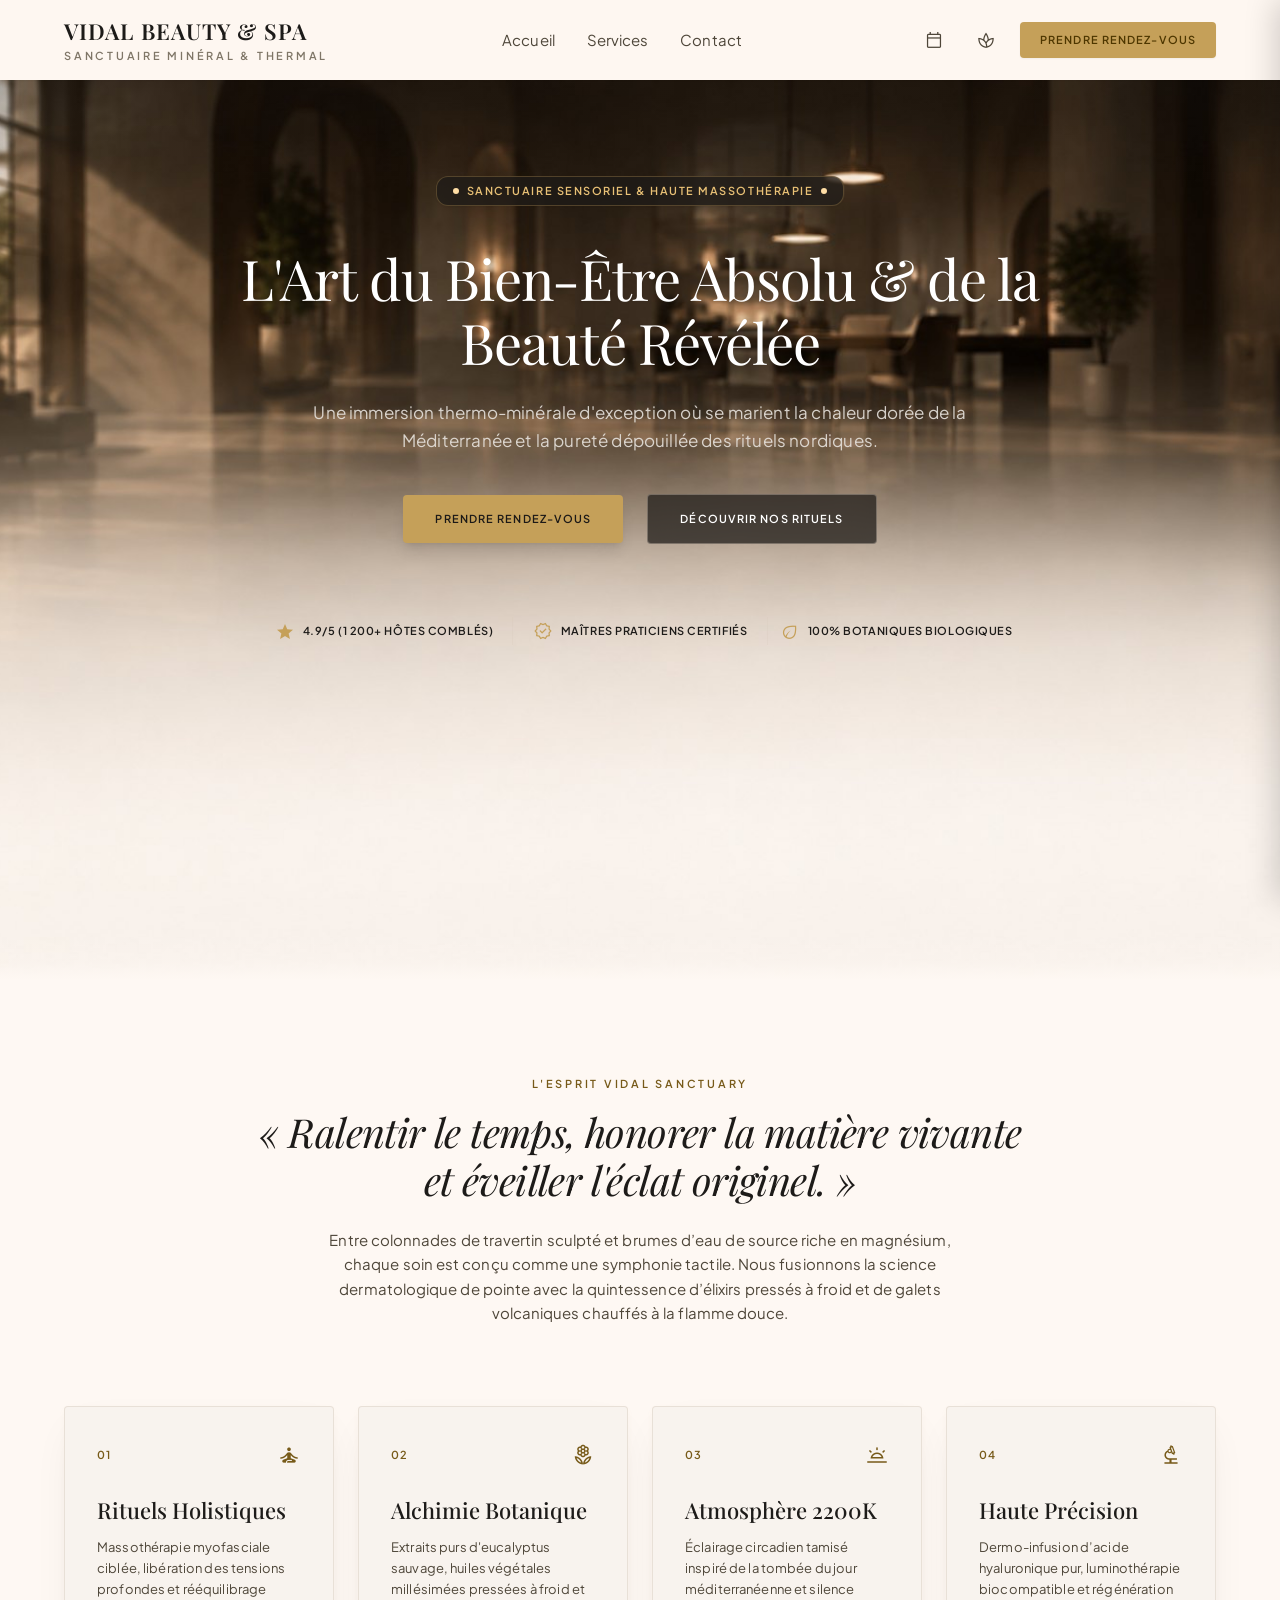
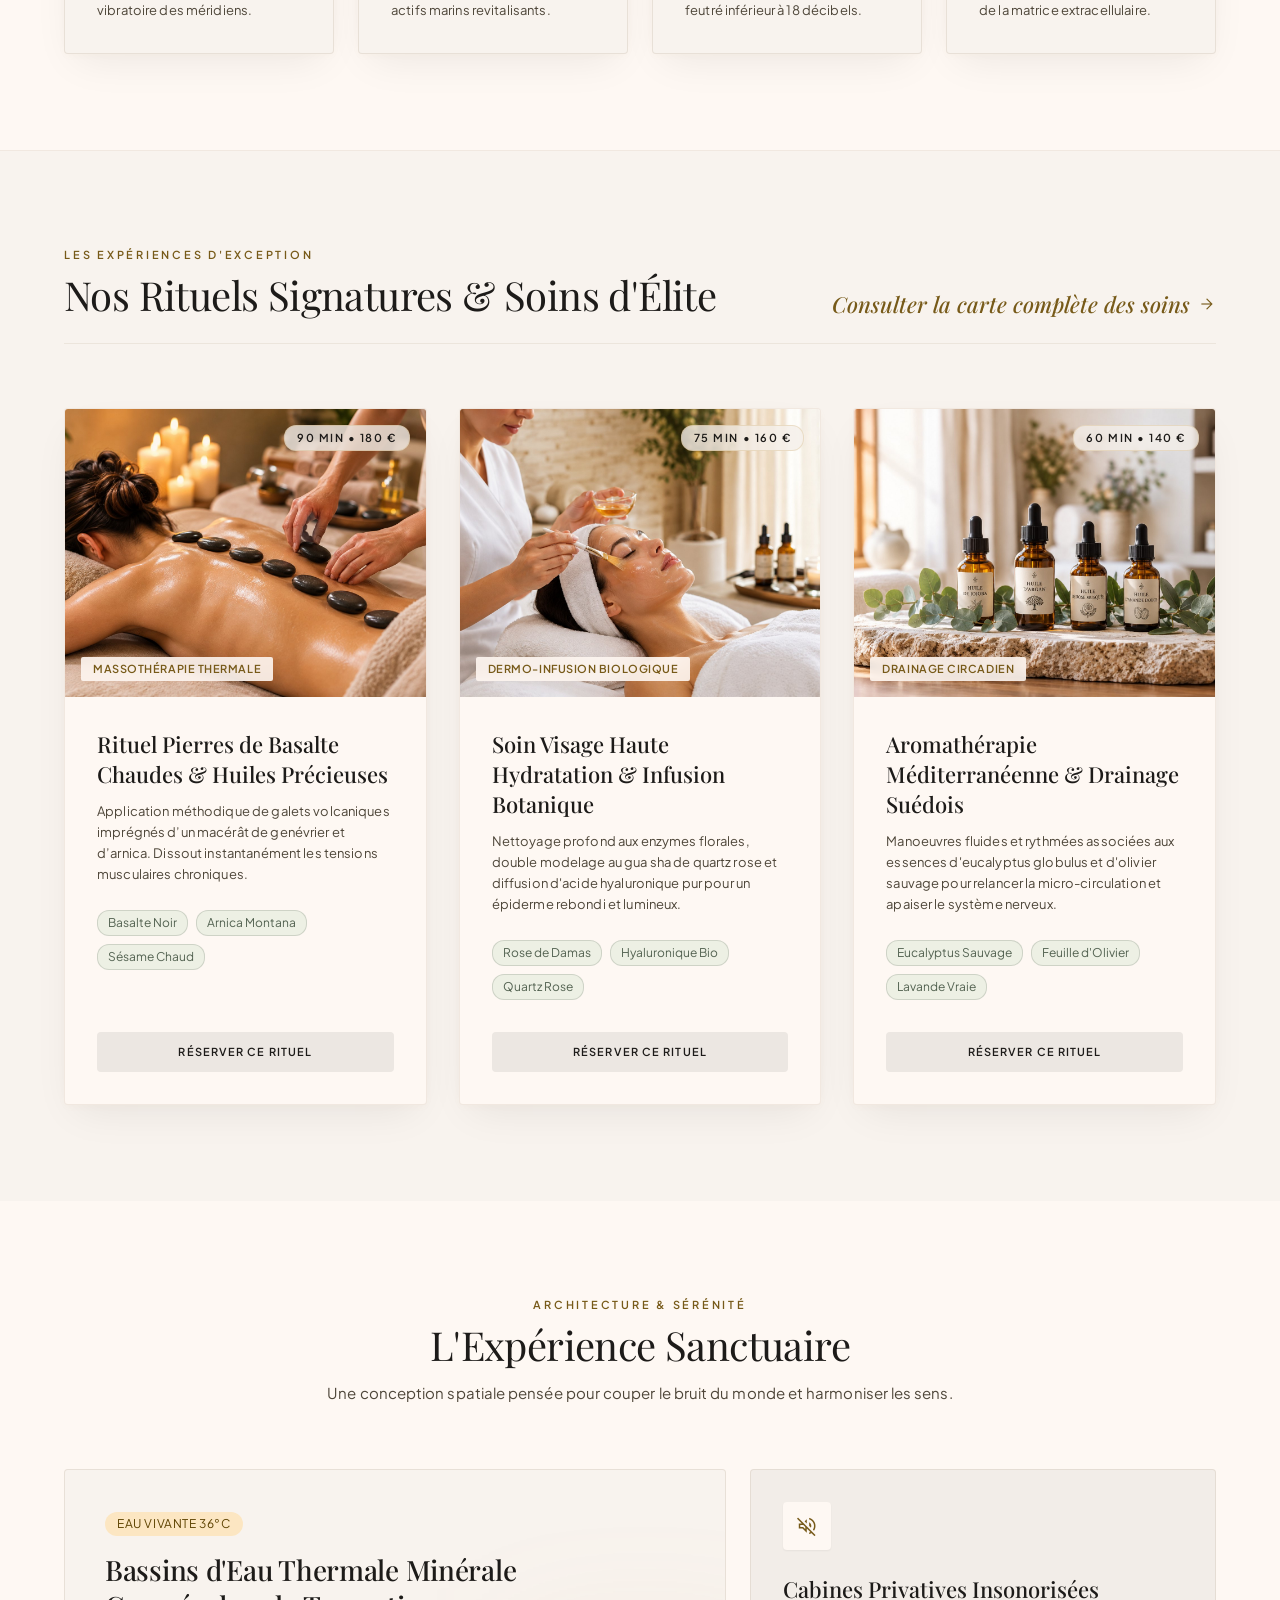
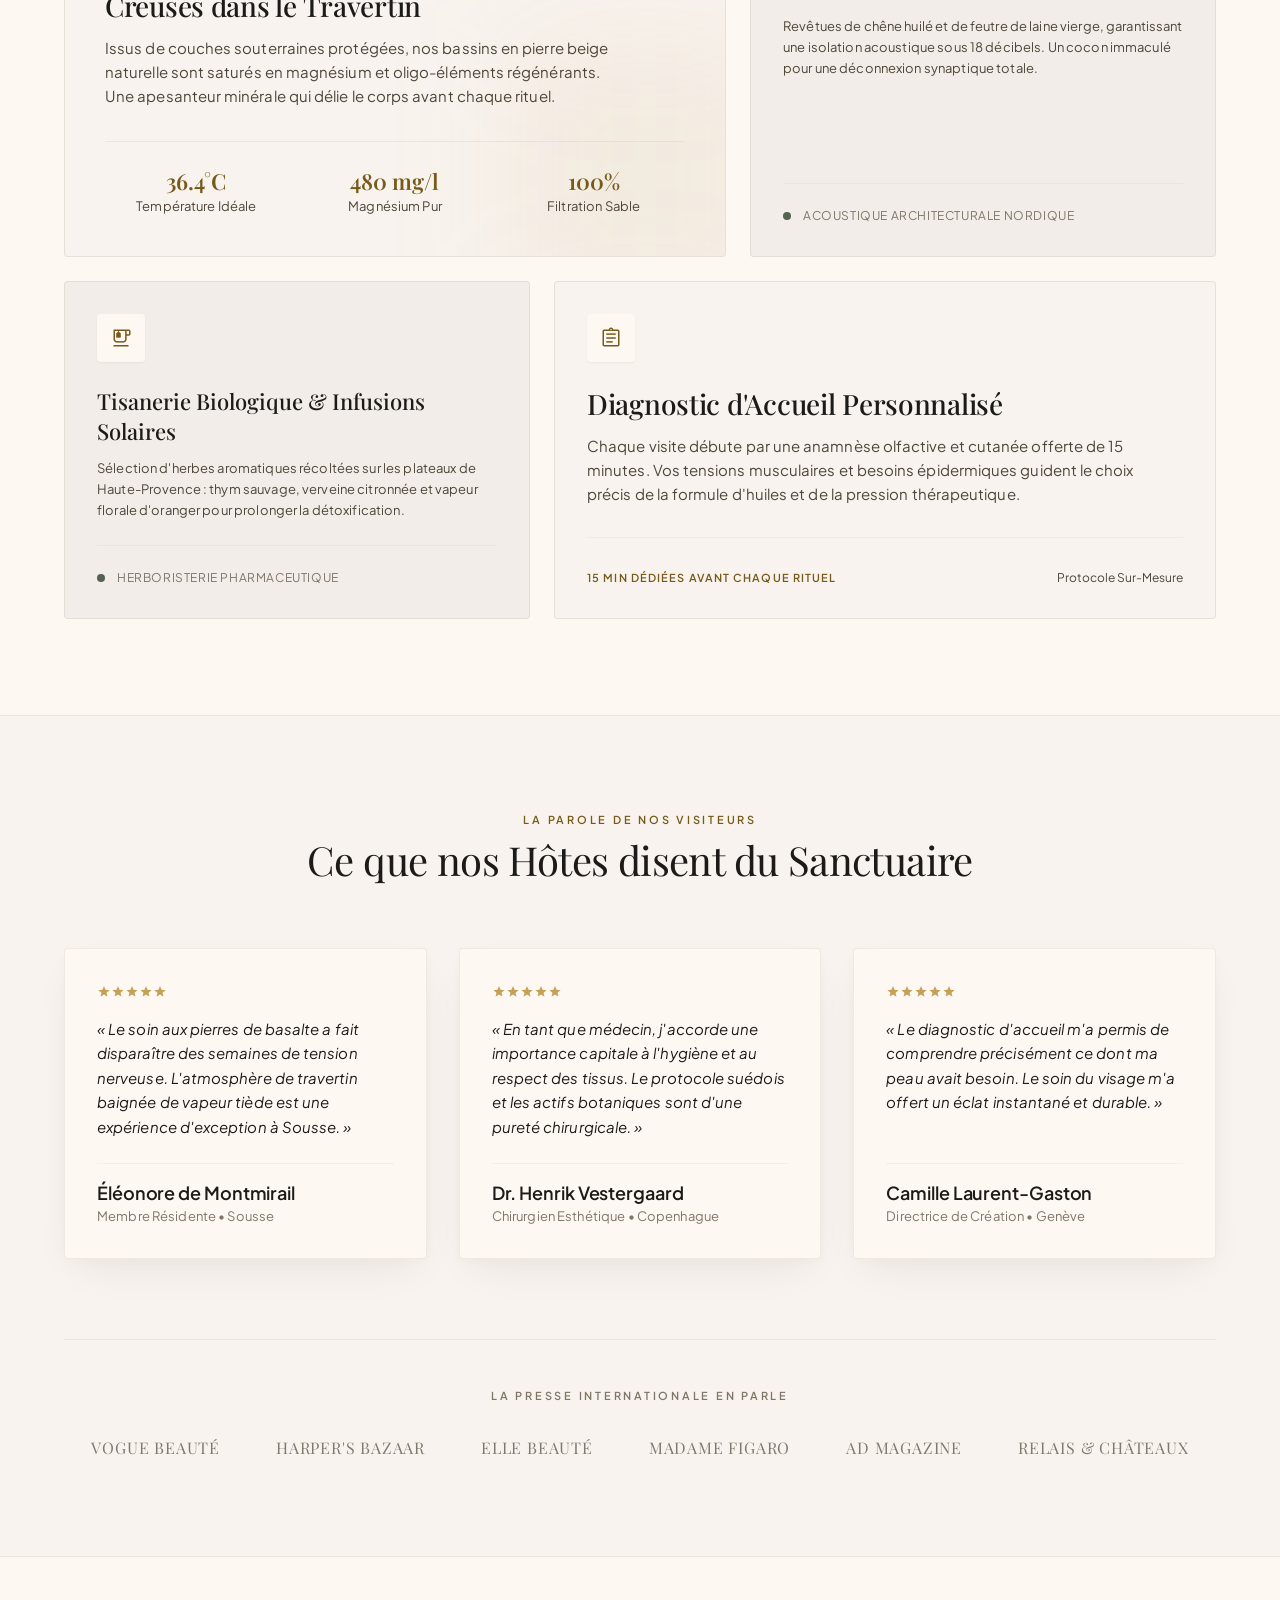
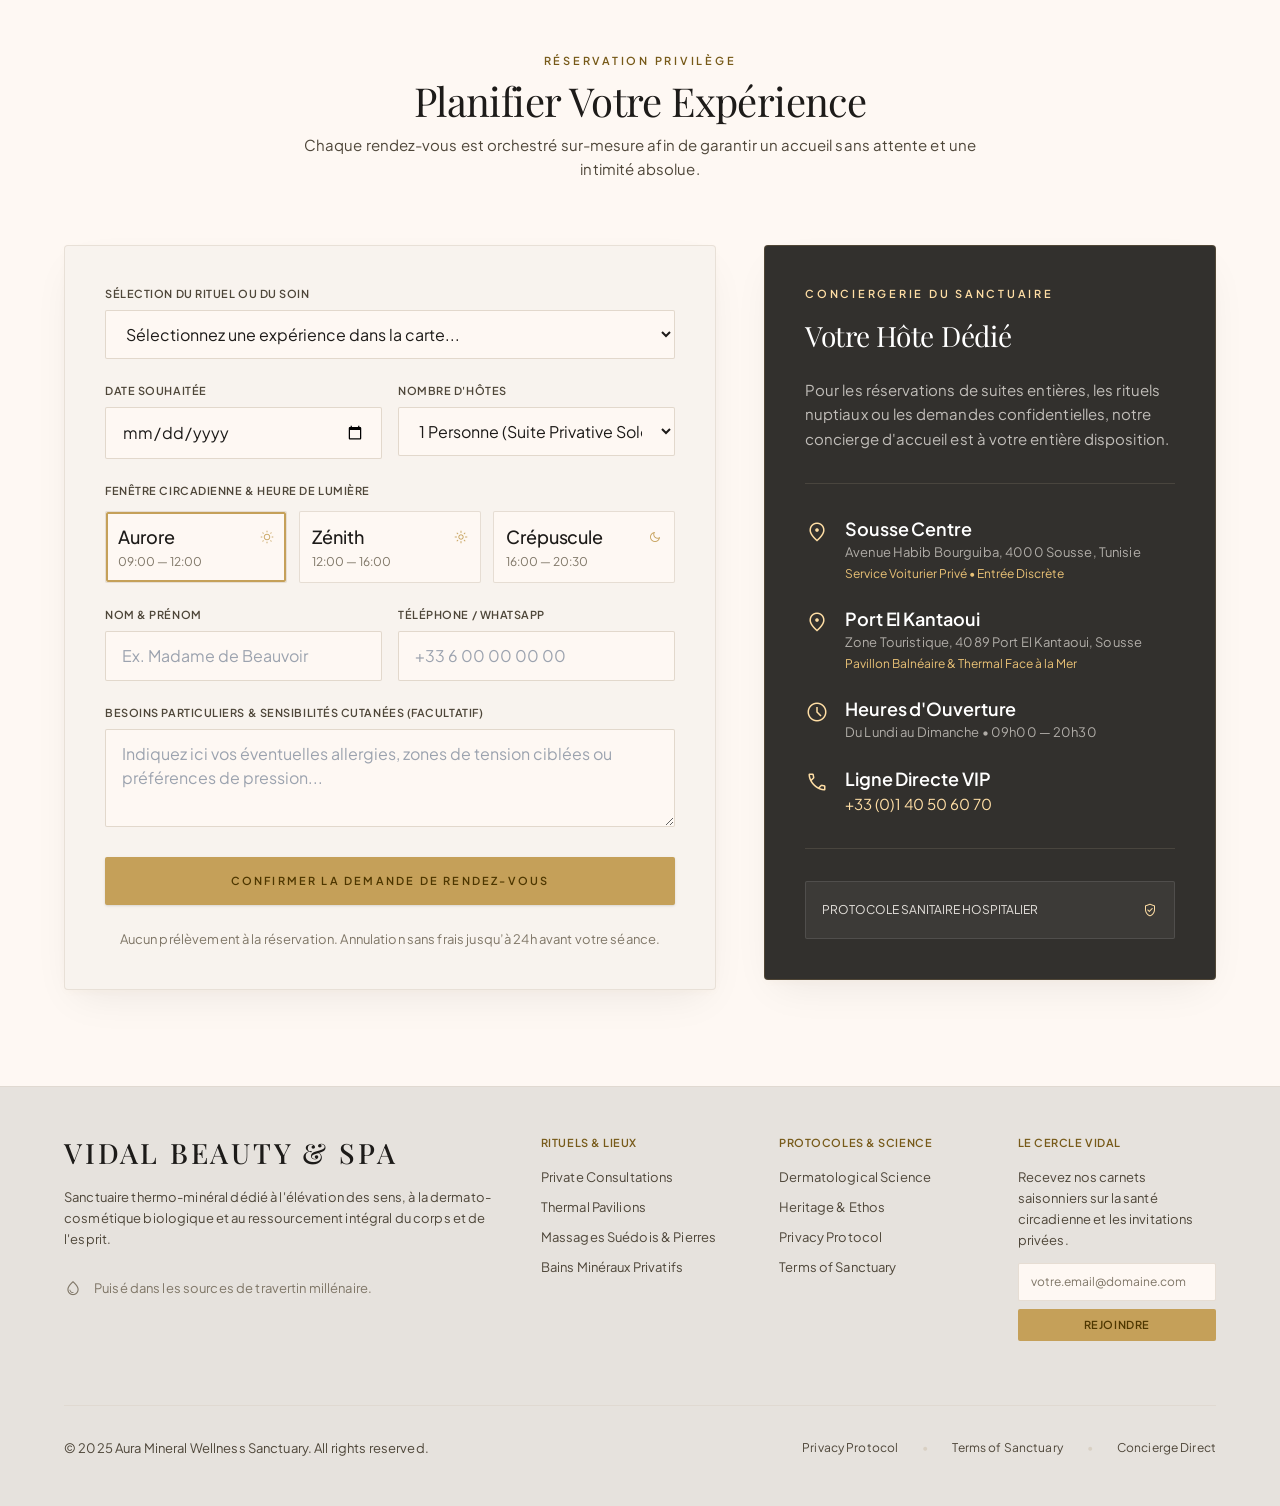
<file: index.html>
<!DOCTYPE html>

<html class="scroll-smooth" lang="fr"><head>
<meta charset="utf-8"/>
<meta content="width=device-width, initial-scale=1.0" name="viewport"/>
<title>Vidal Beauty &amp; Spa | Sanctuaire Minéral &amp; Thermal</title>
<!-- Google Fonts: Playfair Display & Plus Jakarta Sans -->
<link href="https://fonts.googleapis.com" rel="preconnect"/>
<link crossorigin="" href="https://fonts.gstatic.com" rel="preconnect"/>
<link href="https://fonts.googleapis.com/css2?family=Playfair+Display:ital,wght@0,400;0,500;0,600;0,700;1,400;1,500&amp;family=Plus+Jakarta+Sans:wght@300;400;500;600;700&amp;display=swap" rel="stylesheet"/>
<!-- Material Symbols Outlined -->
<link href="https://fonts.googleapis.com/css2?family=Material+Symbols+Outlined:wght,FILL@100..700,0..1&amp;display=swap" rel="stylesheet"/>
<link href="https://fonts.googleapis.com/css2?family=Material+Symbols+Outlined:wght,FILL@100..700,0..1&amp;display=swap" rel="stylesheet"/>
<!-- Tailwind CSS with plugins -->


<style>
    .material-symbols-outlined {
      font-variation-settings: 'FILL' 0, 'wght' 300, 'GRAD' 0, 'opsz' 24;
      display: inline-block;
      vertical-align: middle;
      line-height: 1;
    }
    .frosted-glass {
      background: rgba(245, 240, 235, 0.78);
      backdrop-filter: blur(16px);
      -webkit-backdrop-filter: blur(16px);
      border: 1px solid rgba(197, 160, 89, 0.25);
    }
    .frosted-glass-dark {
      background: rgba(30, 27, 24, 0.72);
      backdrop-filter: blur(18px);
      -webkit-backdrop-filter: blur(18px);
      border: 1px solid rgba(197, 160, 89, 0.22);
    }
    .ambient-halo {
      box-shadow: 0 16px 40px -12px rgba(28, 25, 23, 0.08), 0 2px 8px -2px rgba(197, 160, 89, 0.06);
    }
    .brass-inset {
      box-shadow: inset 0 1px 0 0 rgba(255, 255, 255, 0.6);
    }
      
      
  
    /* Mobile Drawer & Backdrop */
    #menuBackdrop {
      display: none;
      position: fixed;
      top: 0;
      left: 0;
      width: 100vw;
      height: 100vh;
      height: 100dvh;
      background-color: rgba(255, 255, 255, 0.85) !important;
      backdrop-filter: blur(6px);
      -webkit-backdrop-filter: blur(6px);
      z-index: 9998;
      opacity: 0;
      transition: opacity 0.3s ease;
      pointer-events: none;
    }
    #menuBackdrop.active {
      opacity: 1;
      pointer-events: auto;
    }
    #menuDrawer {
      display: flex;
      flex-direction: column;
      position: fixed;
      top: 0;
      right: 0;
      width: 70vw;
      min-width: 260px;
      max-width: 340px;
      height: 100vh;
      height: 100dvh;
      background-color: #ffffff !important;
      background: #ffffff !important;
      z-index: 9999;
      box-shadow: -4px 0 30px rgba(0, 0, 0, 0.18);
      transform: translateX(100%);
      transition: transform 0.3s cubic-bezier(0.16, 1, 0.3, 1);
      overflow-y: auto;
      -webkit-overflow-scrolling: touch;
    }
    #menuDrawer.active {
      transform: translateX(0);
    }
    @media (max-width: 767px) {
      .mobile-only-menu {
        display: inline-flex !important;
      }
      header {
        background-color: #ffffff !important;
        background: #ffffff !important;
      }
    }
    @media (min-width: 768px) {
      .mobile-only-menu {
        display: none !important;
      }
      .hero-shift { object-position: center 30%; }
    }

</style>
<link rel="stylesheet" href="styles.css">
<link rel="icon" type="image/svg+xml" href="favicon.svg">
<link rel="shortcut icon" href="favicon.ico">
</head>
<body class="bg-background text-on-surface antialiased font-body-md selection:bg-primary-container selection:text-on-primary-container">
<!-- ========================================================
       TOP NAVIGATION BAR (FLOATING GLASS HEADER)
  ======================================================== -->
<header class="relative w-full z-50 transition-all duration-300 backdrop-blur-md bg-surface/80 dark:bg-inverse-surface/80 shadow-sm">
<div class="flex justify-between items-center max-w-7xl mx-auto px-margin-mobile md:px-margin-tablet lg:px-margin py-space-md">


<!-- Brand Logo Anchor -->
<a class="flex flex-col group text-left" href="index.html">
<span class="font-headline-sm text-headline-sm tracking-wider uppercase text-on-surface dark:text-inverse-on-surface font-semibold group-hover:text-primary transition-colors">
          VIDAL BEAUTY &amp; SPA
        </span>
<span class="font-label-caps text-label-caps tracking-[0.25em] text-outline text-[9px] uppercase mt-0.5">
          SANCTUAIRE MINÉRAL &amp; THERMAL
        </span>
</a>
<!-- Desktop Navigation Links -->
<nav class="hidden md:flex items-center space-x-8">
  <a class="text-on-surface-variant dark:text-surface-variant hover:text-primary dark:hover:text-primary-fixed-dim font-body-md text-body-md transition-colors duration-200" href="index.html" class="text-primary border-b border-primary pb-1 font-title-md transition-colors duration-200">Accueil</a>
  <a class="text-on-surface-variant dark:text-surface-variant hover:text-primary dark:hover:text-primary-fixed-dim font-body-md text-body-md transition-colors duration-200" href="services.html">Services</a>
  <a class="text-on-surface-variant dark:text-surface-variant hover:text-primary dark:hover:text-primary-fixed-dim font-body-md text-body-md transition-colors duration-200" href="contact.html">Contact</a>
</nav>
<!-- Trailing Action Icons & Primary CTA -->
<div class="flex items-center space-x-4">
<a aria-label="Calendrier des disponibilités" class="hidden sm:inline-flex items-center justify-center p-2 rounded-lg text-on-surface-variant hover:text-primary hover:bg-surface-variant/50 transition-colors" href="#booking">
<span class="material-symbols-outlined text-[20px]">calendar_today</span>
</a>
<a aria-label="Nos soins de spa" class="hidden sm:inline-flex items-center justify-center p-2 rounded-lg text-on-surface-variant hover:text-primary hover:bg-surface-variant/50 transition-colors" href="#rituels">
<span class="material-symbols-outlined text-[20px]">spa</span>
</a>
<button id="menuBtn" type="button" class="mobile-only-menu inline-flex items-center justify-center p-2 rounded-lg text-primary hover:bg-stone-100 transition-colors cursor-pointer" aria-label="Ouvrir le menu">
  <svg xmlns="http://www.w3.org/2000/svg" width="24" height="24" viewBox="0 0 24 24" fill="none" stroke="currentColor" stroke-width="2" stroke-linecap="round" stroke-linejoin="round"><line x1="3" y1="12" x2="21" y2="12"/><line x1="3" y1="6" x2="21" y2="6"/><line x1="3" y1="18" x2="21" y2="18"/></svg>
</button>
  <a class="hidden sm:inline-flex items-center justify-center bg-primary-container hover:bg-[#b89045] text-on-primary-container font-label-caps text-label-caps px-5 py-2.5 rounded-lg transition-all duration-300 shadow-sm hover:shadow hover:scale-[1.01] tracking-widest uppercase" href="contact.html">
          PRENDRE RENDEZ-VOUS
        </a>
</div>
</div>
<!-- Mobile Navigation -->

</header>
<!-- ========================================================
       HERO SECTION (FULL BLEED / 100vh / TRAVERTINE SANCTUARY)
  ======================================================== -->
<section class="relative w-full min-h-screen flex items-start justify-center overflow-hidden pt-24 md:pt-28 pb-16">
<!-- Hero Background Image Asset -->
<div class="absolute inset-0 z-0">
<img alt="Sanctuaire thermal minéral Vidal Beauty &amp; Spa avec bain de travertin baigné de vapeur et table de massage" class="w-full h-full object-cover transition-transform duration-1000 ease-out hero-shift" src="./assets/hero.jpg"/>
<!-- Minimal edge atmosphere overlays -->
<div class="absolute inset-0 pointer-events-none" style="background-image: linear-gradient(to bottom, rgba(29,27,25,0.15) 0%, transparent 12%);"></div>
<div class="absolute inset-0 pointer-events-none" style="background-image: linear-gradient(to top, #fef8f3 0%, rgba(254,248,243,0.25) 2%, transparent 5%);"></div>
</div>
<!-- Centered Hero Content -->
<div class="relative z-10 max-w-5xl mx-auto px-margin-mobile md:px-margin-tablet text-center text-inverse-on-surface">
<!-- Curated Pill Badge -->
<div class="inline-flex items-center gap-2 px-4 py-1.5 rounded-full frosted-glass-dark border border-primary-container/30 mb-10 animate-fade-in shadow-sm">
<span class="w-1.5 h-1.5 rounded-full bg-primary-fixed animate-pulse"></span>
<span class="font-label-caps text-label-caps tracking-[0.22em] text-primary-fixed-dim uppercase text-[10px] md:text-label-caps">
          SANCTUAIRE SENSORIEL &amp; HAUTE MASSOTHÉRAPIE
        </span>
<span class="w-1.5 h-1.5 rounded-full bg-primary-fixed animate-pulse"></span>
</div>
<!-- Headline in high-contrast editorial serif -->
<h1 class="font-display-hero-mobile md:font-display-hero text-display-hero-mobile md:text-display-hero text-surface-container-lowest font-normal tracking-tight max-w-4xl mx-auto mb-6 leading-tight drop-shadow-sm">
        L'Art du Bien-Être Absolu &amp; de la Beauté Révélée
      </h1>
<!-- Refined Subtitle -->
<p class="font-body-md md:font-body-lg text-body-md md:text-body-lg text-surface-variant/90 max-w-2xl mx-auto mb-10 font-light leading-relaxed">
        Une immersion thermo-minérale d'exception où se marient la chaleur dorée de la Méditerranée et la pureté dépouillée des rituels nordiques.
      </p>
<!-- Dual Action Triggers -->
<div class="flex flex-col sm:flex-row items-center justify-center gap-4 sm:gap-6 mb-10">
<a class="w-full sm:w-auto inline-flex items-center justify-center bg-primary-container hover:bg-[#b89045] text-[#1c1917] font-label-caps text-label-caps px-8 py-4 rounded-lg tracking-widest uppercase transition-all duration-300 shadow-lg hover:shadow-xl hover:-translate-y-0.5" href="contact.html">
          PRENDRE RENDEZ-VOUS
        </a>
<a class="w-full sm:w-auto inline-flex items-center justify-center frosted-glass-dark hover:bg-surface/20 text-surface-container-lowest font-label-caps text-label-caps px-8 py-4 rounded-lg tracking-widest uppercase border border-outline-variant/40 hover:border-primary-fixed-dim transition-all duration-300 backdrop-blur-md" href="#rituels">
          DÉCOUVRIR NOS RITUELS
        </a>
</div>
<!-- Trust / Prestige Accolades Row -->
<div class="pt-8 border-t border-outline-variant/20 max-w-3xl mx-auto grid grid-cols-1 md:grid-cols-3 gap-5 text-center">
<div class="flex items-center justify-center gap-2">
<span class="material-symbols-outlined text-primary-container text-xl" style="font-variation-settings: 'FILL' 1;">star</span>
<span class="font-label-caps text-label-caps text-on-surface tracking-wider">
            4.9/5 (1 200+ HÔTES COMBLÉS)
          </span>
</div>
<div class="flex items-center justify-center gap-2 border-y md:border-y-0 md:border-x border-outline-variant/20 py-2 md:py-0">
<span class="material-symbols-outlined text-primary-container text-xl">verified</span>
<span class="font-label-caps text-label-caps text-on-surface tracking-wider">
            MAÎTRES PRATICIENS CERTIFIÉS
          </span>
</div>
<div class="flex items-center justify-center gap-2">
<span class="material-symbols-outlined text-primary-container text-xl">eco</span>
<span class="font-label-caps text-label-caps text-on-surface tracking-wider">
            100% BOTANIQUES BIOLOGIQUES
          </span>
</div>
</div>
</div>
</section>
<!-- ========================================================
       SECTION 1: NARRATIVE & ARCHITECTURAL PILLARS
  ======================================================== -->
<section class="py-24 bg-surface relative z-10 border-b border-outline-variant/30">
<div class="max-w-7xl mx-auto px-margin-mobile md:px-margin-tablet lg:px-margin">
<!-- Philosophy Statement -->
<div class="max-w-3xl mx-auto text-center mb-20">
<span class="font-label-caps text-label-caps text-primary tracking-[0.25em] uppercase mb-4 block">
          L'ESPRIT VIDAL SANCTUARY
        </span>
<blockquote class="font-headline-md md:font-headline-lg text-headline-md md:text-headline-lg text-on-surface font-normal italic mb-6 leading-snug">
          « Ralentir le temps, honorer la matière vivante et éveiller l'éclat originel. »
        </blockquote>
<p class="font-body-md text-body-md text-on-surface-variant max-w-2xl mx-auto leading-relaxed">
          Entre colonnades de travertin sculpté et brumes d’eau de source riche en magnésium, chaque soin est conçu comme une symphonie tactile. Nous fusionnons la science dermatologique de pointe avec la quintessence d’élixirs pressés à froid et de galets volcaniques chauffés à la flamme douce.
        </p>
</div>
<!-- 4 Architectural Value Pillar Cards -->
<div class="grid grid-cols-1 md:grid-cols-2 lg:grid-cols-4 gap-6">
<!-- Pillar 01 -->
<div class="bg-surface-container-low p-8 rounded-lg border border-outline-variant/40 hover:border-primary-container/60 transition-all duration-300 ambient-halo">
<div class="flex items-center justify-between mb-6">
<span class="font-label-caps text-label-caps text-primary font-semibold tracking-widest">01</span>
<span class="material-symbols-outlined text-primary text-2xl">self_improvement</span>
</div>
<h3 class="font-headline-sm text-headline-sm text-on-surface mb-3 font-medium">
            Rituels Holistiques
          </h3>
<p class="font-body-sm text-body-sm text-on-surface-variant leading-relaxed">
            Massothérapie myofasciale ciblée, libération des tensions profondes et rééquilibrage vibratoire des méridiens.
          </p>
</div>
<!-- Pillar 02 -->
<div class="bg-surface-container-low p-8 rounded-lg border border-outline-variant/40 hover:border-primary-container/60 transition-all duration-300 ambient-halo">
<div class="flex items-center justify-between mb-6">
<span class="font-label-caps text-label-caps text-primary font-semibold tracking-widest">02</span>
<span class="material-symbols-outlined text-primary text-2xl">local_florist</span>
</div>
<h3 class="font-headline-sm text-headline-sm text-on-surface mb-3 font-medium">
            Alchimie Botanique
          </h3>
<p class="font-body-sm text-body-sm text-on-surface-variant leading-relaxed">
            Extraits purs d'eucalyptus sauvage, huiles végétales millésimées pressées à froid et actifs marins revitalisants.
          </p>
</div>
<!-- Pillar 03 -->
<div class="bg-surface-container-low p-8 rounded-lg border border-outline-variant/40 hover:border-primary-container/60 transition-all duration-300 ambient-halo">
<div class="flex items-center justify-between mb-6">
<span class="font-label-caps text-label-caps text-primary font-semibold tracking-widest">03</span>
<span class="material-symbols-outlined text-primary text-2xl">wb_twilight</span>
</div>
<h3 class="font-headline-sm text-headline-sm text-on-surface mb-3 font-medium">
            Atmosphère 2200K
          </h3>
<p class="font-body-sm text-body-sm text-on-surface-variant leading-relaxed">
            Éclairage circadien tamisé inspiré de la tombée du jour méditerranéenne et silence feutré inférieur à 18 décibels.
          </p>
</div>
<!-- Pillar 04 -->
<div class="bg-surface-container-low p-8 rounded-lg border border-outline-variant/40 hover:border-primary-container/60 transition-all duration-300 ambient-halo">
<div class="flex items-center justify-between mb-6">
<span class="font-label-caps text-label-caps text-primary font-semibold tracking-widest">04</span>
<span class="material-symbols-outlined text-primary text-2xl">biotech</span>
</div>
<h3 class="font-headline-sm text-headline-sm text-on-surface mb-3 font-medium">
            Haute Précision
          </h3>
<p class="font-body-sm text-body-sm text-on-surface-variant leading-relaxed">
            Dermo-infusion d’acide hyaluronique pur, luminothérapie biocompatible et régénération de la matrice extracellulaire.
          </p>
</div>
</div>
</div>
</section>
<!-- ========================================================
       SECTION 2: SIGNATURE OFFERINGS SHOWCASE (3 CARDS)
  ======================================================== -->
<section class="py-24 bg-surface-container-low relative" id="rituels">
<div class="max-w-7xl mx-auto px-margin-mobile md:px-margin-tablet lg:px-margin">
<!-- Section Header with Editorial Flair -->
<div class="flex flex-col md:flex-row md:items-end justify-between mb-16 pb-6 border-b border-outline-variant/30">
<div>
<span class="font-label-caps text-label-caps text-primary tracking-[0.25em] uppercase mb-2 block">
            LES EXPÉRIENCES D'EXCEPTION
          </span>
<h2 class="font-headline-lg-mobile md:font-headline-lg text-headline-lg-mobile md:text-headline-lg text-on-surface font-normal">
            Nos Rituels Signatures &amp; Soins d'Élite
          </h2>
</div>
<div class="mt-4 md:mt-0">
<a class="inline-flex items-center gap-2 font-headline-sm text-headline-sm italic text-primary hover:text-on-primary-fixed-variant transition-colors group" href="services.html">
<span>Consulter la carte complète des soins</span>
<span class="material-symbols-outlined text-lg group-hover:translate-x-1 transition-transform">arrow_forward</span>
</a>
</div>
</div>
<!-- 3 Elegant Treatment Cards Grid -->
<div class="grid grid-cols-1 lg:grid-cols-3 gap-8">
<!-- Card 1: Basalt Stones Ritual -->
<article class="bg-surface rounded-lg overflow-hidden border border-outline-variant/30 hover:border-primary-container/60 transition-all duration-300 group ambient-halo flex flex-col">
<div class="relative h-72 overflow-hidden">
<img alt="Massage thérapeutique aux pierres chaudes de basalte posées le long de la colonne vertébrale" class="w-full h-full object-cover group-hover:scale-105 transition-transform duration-700" src="./assets/stones_6f4969cb.jpg"/>
<div class="absolute top-4 right-4 frosted-glass px-3 py-1 rounded-full text-on-surface text-label-caps font-label-caps">
              90 MIN • 180 €
            </div>
<div class="absolute bottom-4 left-4 bg-surface/90 backdrop-blur-sm px-3 py-1 rounded text-primary text-label-caps font-label-caps tracking-wider uppercase">
              MASSOTHÉRAPIE THERMALE
            </div>
</div>
<div class="p-8 flex-1 flex flex-col justify-between">
<div>
<h3 class="font-headline-sm text-headline-sm text-on-surface mb-3 group-hover:text-primary transition-colors">
                Rituel Pierres de Basalte Chaudes &amp; Huiles Précieuses
              </h3>
<p class="font-body-sm text-body-sm text-on-surface-variant mb-6 leading-relaxed">
                Application méthodique de galets volcaniques imprégnés d’un macérât de genévrier et d’arnica. Dissout instantanément les tensions musculaires chroniques.
              </p>
<!-- Botanical Ingredients Tags -->
<div class="flex flex-wrap gap-2 mb-8">
<span class="text-xs px-2.5 py-1 rounded-full bg-secondary-container/40 text-secondary border border-secondary/20">
                  Basalte Noir
                </span>
<span class="text-xs px-2.5 py-1 rounded-full bg-secondary-container/40 text-secondary border border-secondary/20">
                  Arnica Montana
                </span>
<span class="text-xs px-2.5 py-1 rounded-full bg-secondary-container/40 text-secondary border border-secondary/20">
                  Sésame Chaud
                </span>
</div>
</div>
<a class="w-full text-center py-3 px-4 rounded-lg bg-surface-container-high hover:bg-primary-container hover:text-on-primary-container text-on-surface font-label-caps text-label-caps tracking-widest uppercase transition-all duration-200" href="#booking">
              RÉSERVER CE RITUEL
            </a>
</div>
</article>
<!-- Card 2: Botanical Facial -->
<article class="bg-surface rounded-lg overflow-hidden border border-outline-variant/30 hover:border-primary-container/60 transition-all duration-300 group ambient-halo flex flex-col">
<div class="relative h-72 overflow-hidden">
<img alt="Soin du visage haute hydratation avec application d'élixir botanique à la pipette en cabine de soin" class="w-full h-full object-cover group-hover:scale-105 transition-transform duration-700" src="./assets/massage_cf6fe799.jpg"/>
<div class="absolute top-4 right-4 frosted-glass px-3 py-1 rounded-full text-on-surface text-label-caps font-label-caps">
              75 MIN • 160 €
            </div>
<div class="absolute bottom-4 left-4 bg-surface/90 backdrop-blur-sm px-3 py-1 rounded text-primary text-label-caps font-label-caps tracking-wider uppercase">
              DERMO-INFUSION BIOLOGIQUE
            </div>
</div>
<div class="p-8 flex-1 flex flex-col justify-between">
<div>
<h3 class="font-headline-sm text-headline-sm text-on-surface mb-3 group-hover:text-primary transition-colors">
                Soin Visage Haute Hydratation &amp; Infusion Botanique
              </h3>
<p class="font-body-sm text-body-sm text-on-surface-variant mb-6 leading-relaxed">
                Nettoyage profond aux enzymes florales, double modelage au gua sha de quartz rose et diffusion d'acide hyaluronique pur pour un épiderme rebondi et lumineux.
              </p>
<!-- Botanical Ingredients Tags -->
<div class="flex flex-wrap gap-2 mb-8">
<span class="text-xs px-2.5 py-1 rounded-full bg-secondary-container/40 text-secondary border border-secondary/20">
                  Rose de Damas
                </span>
<span class="text-xs px-2.5 py-1 rounded-full bg-secondary-container/40 text-secondary border border-secondary/20">
                  Hyaluronique Bio
                </span>
<span class="text-xs px-2.5 py-1 rounded-full bg-secondary-container/40 text-secondary border border-secondary/20">
                  Quartz Rose
                </span>
</div>
</div>
<a class="w-full text-center py-3 px-4 rounded-lg bg-surface-container-high hover:bg-primary-container hover:text-on-primary-container text-on-surface font-label-caps text-label-caps tracking-widest uppercase transition-all duration-200" href="#booking">
              RÉSERVER CE RITUEL
            </a>
</div>
</article>
<!-- Card 3: Aromatherapy Swedish -->
<article class="bg-surface rounded-lg overflow-hidden border border-outline-variant/30 hover:border-primary-container/60 transition-all duration-300 group ambient-halo flex flex-col">
<div class="relative h-72 overflow-hidden">
<img alt="Flacons en verre ambré d'élixirs d'olive et d'eucalyptus sauvage posés sur un bloc de travertin brut" class="w-full h-full object-cover group-hover:scale-105 transition-transform duration-700" src="./assets/oil_elixir.jpg"/>
<div class="absolute top-4 right-4 frosted-glass px-3 py-1 rounded-full text-on-surface text-label-caps font-label-caps">
              60 MIN • 140 €
            </div>
<div class="absolute bottom-4 left-4 bg-surface/90 backdrop-blur-sm px-3 py-1 rounded text-primary text-label-caps font-label-caps tracking-wider uppercase">
              DRAINAGE CIRCADIEN
            </div>
</div>
<div class="p-8 flex-1 flex flex-col justify-between">
<div>
<h3 class="font-headline-sm text-headline-sm text-on-surface mb-3 group-hover:text-primary transition-colors">
                Aromathérapie Méditerranéenne &amp; Drainage Suédois
              </h3>
<p class="font-body-sm text-body-sm text-on-surface-variant mb-6 leading-relaxed">
                Manoeuvres fluides et rythmées associées aux essences d'eucalyptus globulus et d'olivier sauvage pour relancer la micro-circulation et apaiser le système nerveux.
              </p>
<!-- Botanical Ingredients Tags -->
<div class="flex flex-wrap gap-2 mb-8">
<span class="text-xs px-2.5 py-1 rounded-full bg-secondary-container/40 text-secondary border border-secondary/20">
                  Eucalyptus Sauvage
                </span>
<span class="text-xs px-2.5 py-1 rounded-full bg-secondary-container/40 text-secondary border border-secondary/20">
                  Feuille d'Olivier
                </span>
<span class="text-xs px-2.5 py-1 rounded-full bg-secondary-container/40 text-secondary border border-secondary/20">
                  Lavande Vraie
                </span>
</div>
</div>
<a class="w-full text-center py-3 px-4 rounded-lg bg-surface-container-high hover:bg-primary-container hover:text-on-primary-container text-on-surface font-label-caps text-label-caps tracking-widest uppercase transition-all duration-200" href="#booking">
              RÉSERVER CE RITUEL
            </a>
</div>
</article>
</div>
</div>
</section>
<!-- ========================================================
       SECTION 3: EXPERIENTIAL SANCTUARY BENTO GRID
  ======================================================== -->
<section class="py-24 bg-surface relative" id="architecture">
<div class="max-w-7xl mx-auto px-margin-mobile md:px-margin-tablet lg:px-margin">
<div class="text-center max-w-3xl mx-auto mb-16">
<span class="font-label-caps text-label-caps text-primary tracking-[0.25em] uppercase mb-2 block">
          ARCHITECTURE &amp; SÉRÉNITÉ
        </span>
<h2 class="font-headline-lg-mobile md:font-headline-lg text-headline-lg-mobile md:text-headline-lg text-on-surface font-normal">
          L'Expérience Sanctuaire
        </h2>
<p class="font-body-md text-body-md text-on-surface-variant mt-3">
          Une conception spatiale pensée pour couper le bruit du monde et harmoniser les sens.
        </p>
</div>
<!-- Bento Grid Container -->
<div class="grid grid-cols-1 md:grid-cols-12 gap-6">
<!-- Large Featured Tile: Thermal Mineral Pools (Col 7) -->
<div class="md:col-span-7 bg-surface-container-low rounded-lg border border-outline-variant/40 p-8 md:p-10 flex flex-col justify-between relative overflow-hidden group">
<div class="relative z-10 max-w-lg mb-8">
<span class="text-xs px-3 py-1 rounded-full bg-primary-fixed/60 text-on-primary-fixed-variant font-label-caps uppercase tracking-wider mb-4 inline-block">
              Eau Vivante 36°C
            </span>
<h3 class="font-headline-md text-headline-md text-on-surface font-medium mb-3">
              Bassins d'Eau Thermale Minérale Creusés dans le Travertin
            </h3>
<p class="font-body-md text-body-md text-on-surface-variant leading-relaxed">
              Issus de couches souterraines protégées, nos bassins en pierre beige naturelle sont saturés en magnésium et oligo-éléments régénérants. Une apesanteur minérale qui délie le corps avant chaque rituel.
            </p>
</div>
<div class="relative z-10 grid grid-cols-3 gap-4 pt-6 border-t border-outline-variant/30 text-center">
<div>
<p class="font-headline-sm text-headline-sm text-primary font-semibold">36.4°C</p>
<p class="font-body-sm text-body-sm text-on-surface-variant">Température Idéale</p>
</div>
<div>
<p class="font-headline-sm text-headline-sm text-primary font-semibold">480 mg/l</p>
<p class="font-body-sm text-body-sm text-on-surface-variant">Magnésium Pur</p>
</div>
<div>
<p class="font-headline-sm text-headline-sm text-primary font-semibold">100%</p>
<p class="font-body-sm text-body-sm text-on-surface-variant">Filtration Sable</p>
</div>
</div>
<div class="absolute -right-12 -bottom-12 w-64 h-64 bg-primary-container/10 rounded-full blur-3xl pointer-events-none"></div>
</div>
<!-- Tile: Soundproof Private Suites (Col 5) -->
<div class="md:col-span-5 bg-surface-container rounded-lg border border-outline-variant/40 p-8 flex flex-col justify-between group hover:border-primary-container/50 transition-colors">
<div>
<div class="w-12 h-12 rounded-lg bg-surface flex items-center justify-center text-primary mb-6 shadow-sm">
<span class="material-symbols-outlined text-2xl">volume_off</span>
</div>
<h3 class="font-headline-sm text-headline-sm text-on-surface font-medium mb-3">
              Cabines Privatives Insonorisées
            </h3>
<p class="font-body-sm text-body-sm text-on-surface-variant leading-relaxed">
              Revêtues de chêne huilé et de feutre de laine vierge, garantissant une isolation acoustique sous 18 décibels. Un cocon immaculé pour une déconnexion synaptique totale.
            </p>
</div>
<div class="pt-6 mt-6 border-t border-outline-variant/20 flex items-center gap-3 text-xs text-outline font-label-caps tracking-wider">
<span class="w-2 h-2 rounded-full bg-secondary"></span>
            ACOUSTIQUE ARCHITECTURALE NORDIQUE
          </div>
</div>
<!-- Tile: Botanical Herbal Bar (Col 5) -->
<div class="md:col-span-5 bg-surface-container rounded-lg border border-outline-variant/40 p-8 flex flex-col justify-between group hover:border-primary-container/50 transition-colors">
<div>
<div class="w-12 h-12 rounded-lg bg-surface flex items-center justify-center text-primary mb-6 shadow-sm">
<span class="material-symbols-outlined text-2xl">emoji_food_beverage</span>
</div>
<h3 class="font-headline-sm text-headline-sm text-on-surface font-medium mb-3">
              Tisanerie Biologique &amp; Infusions Solaires
            </h3>
<p class="font-body-sm text-body-sm text-on-surface-variant leading-relaxed">
              Sélection d'herbes aromatiques récoltées sur les plateaux de Haute-Provence : thym sauvage, verveine citronnée et vapeur florale d'oranger pour prolonger la détoxification.
            </p>
</div>
<div class="pt-6 mt-6 border-t border-outline-variant/20 flex items-center gap-3 text-xs text-outline font-label-caps tracking-wider">
<span class="w-2 h-2 rounded-full bg-secondary"></span>
            HERBORISTERIE PHARMACEUTIQUE
          </div>
</div>
<!-- Tile: Personalized Welcome Diagnostic (Col 7) -->
<div class="md:col-span-7 bg-surface-container-low rounded-lg border border-outline-variant/40 p-8 flex flex-col justify-between relative overflow-hidden group">
<div class="max-w-xl">
<div class="w-12 h-12 rounded-lg bg-surface flex items-center justify-center text-primary mb-6 shadow-sm">
<span class="material-symbols-outlined text-2xl">assignment</span>
</div>
<h3 class="font-headline-md text-headline-md text-on-surface font-medium mb-3">
              Diagnostic d'Accueil Personnalisé
            </h3>
<p class="font-body-md text-body-md text-on-surface-variant leading-relaxed mb-4">
              Chaque visite débute par une anamnèse olfactive et cutanée offerte de 15 minutes. Vos tensions musculaires et besoins épidermiques guident le choix précis de la formule d'huiles et de la pression thérapeutique.
            </p>
</div>
<div class="pt-8 border-t border-outline-variant/20 flex items-center justify-between">
<span class="font-label-caps text-label-caps text-primary tracking-widest uppercase">
              15 MIN DÉDIÉES AVANT CHAQUE RITUEL
            </span>
<span class="text-xs text-on-surface-variant">Protocole Sur-Mesure</span>
</div>
</div>
</div>
</div>
</section>
<!-- ========================================================
       SECTION 4: TESTIMONIALS & PRESTIGE PRESS
  ======================================================== -->
<section class="py-24 bg-surface-container-low border-y border-outline-variant/30">
<div class="max-w-7xl mx-auto px-margin-mobile md:px-margin-tablet lg:px-margin">
<div class="text-center max-w-2xl mx-auto mb-16">
<span class="font-label-caps text-label-caps text-primary tracking-[0.25em] uppercase mb-2 block">
          LA PAROLE DE NOS VISITEURS
        </span>
<h2 class="font-headline-lg-mobile md:font-headline-lg text-headline-lg-mobile md:text-headline-lg text-on-surface font-normal">
          Ce que nos Hôtes disent du Sanctuaire
        </h2>
</div>
<!-- 3 Editorial Testimonial Cards -->
<div class="grid grid-cols-1 md:grid-cols-3 gap-8 mb-20">
<!-- Testimonial 1 -->
<div class="bg-surface p-8 rounded-lg border border-outline-variant/30 flex flex-col justify-between ambient-halo">
<div>
<div class="flex text-primary-container mb-4">
<span class="material-symbols-outlined text-sm" style="font-variation-settings: 'FILL' 1;">star</span>
<span class="material-symbols-outlined text-sm" style="font-variation-settings: 'FILL' 1;">star</span>
<span class="material-symbols-outlined text-sm" style="font-variation-settings: 'FILL' 1;">star</span>
<span class="material-symbols-outlined text-sm" style="font-variation-settings: 'FILL' 1;">star</span>
<span class="material-symbols-outlined text-sm" style="font-variation-settings: 'FILL' 1;">star</span>
</div>
<p class="font-body-md text-body-md text-on-surface italic mb-6 leading-relaxed">
              « Le soin aux pierres de basalte a fait disparaître des semaines de tension nerveuse. L'atmosphère de travertin baignée de vapeur tiède est une expérience d'exception à Sousse. »
            </p>
</div>
<div class="border-t border-outline-variant/20 pt-4">
<h4 class="font-title-md text-title-md text-on-surface font-semibold">Éléonore de Montmirail</h4>
<p class="font-body-sm text-body-sm text-outline">Membre Résidente • Sousse</p>
</div>
</div>
<!-- Testimonial 2 -->
<div class="bg-surface p-8 rounded-lg border border-outline-variant/30 flex flex-col justify-between ambient-halo">
<div>
<div class="flex text-primary-container mb-4">
<span class="material-symbols-outlined text-sm" style="font-variation-settings: 'FILL' 1;">star</span>
<span class="material-symbols-outlined text-sm" style="font-variation-settings: 'FILL' 1;">star</span>
<span class="material-symbols-outlined text-sm" style="font-variation-settings: 'FILL' 1;">star</span>
<span class="material-symbols-outlined text-sm" style="font-variation-settings: 'FILL' 1;">star</span>
<span class="material-symbols-outlined text-sm" style="font-variation-settings: 'FILL' 1;">star</span>
</div>
<p class="font-body-md text-body-md text-on-surface italic mb-6 leading-relaxed">
              « En tant que médecin, j'accorde une importance capitale à l'hygiène et au respect des tissus. Le protocole suédois et les actifs botaniques sont d'une pureté chirurgicale. »
            </p>
</div>
<div class="border-t border-outline-variant/20 pt-4">
<h4 class="font-title-md text-title-md text-on-surface font-semibold">Dr. Henrik Vestergaard</h4>
<p class="font-body-sm text-body-sm text-outline">Chirurgien Esthétique • Copenhague</p>
</div>
</div>
<!-- Testimonial 3 -->
<div class="bg-surface p-8 rounded-lg border border-outline-variant/30 flex flex-col justify-between ambient-halo">
<div>
<div class="flex text-primary-container mb-4">
<span class="material-symbols-outlined text-sm" style="font-variation-settings: 'FILL' 1;">star</span>
<span class="material-symbols-outlined text-sm" style="font-variation-settings: 'FILL' 1;">star</span>
<span class="material-symbols-outlined text-sm" style="font-variation-settings: 'FILL' 1;">star</span>
<span class="material-symbols-outlined text-sm" style="font-variation-settings: 'FILL' 1;">star</span>
<span class="material-symbols-outlined text-sm" style="font-variation-settings: 'FILL' 1;">star</span>
</div>
<p class="font-body-md text-body-md text-on-surface italic mb-6 leading-relaxed">
              « Le diagnostic d'accueil m'a permis de comprendre précisément ce dont ma peau avait besoin. Le soin du visage m'a offert un éclat instantané et durable. »
            </p>
</div>
<div class="border-t border-outline-variant/20 pt-4">
<h4 class="font-title-md text-title-md text-on-surface font-semibold">Camille Laurent-Gaston</h4>
<p class="font-body-sm text-body-sm text-outline">Directrice de Création • Genève</p>
</div>
</div>
</div>
<!-- Prestigious Press Accolades Banner -->
<div class="border-t border-outline-variant/30 pt-12">
<p class="text-center font-label-caps text-label-caps text-outline tracking-[0.25em] uppercase mb-8">
          LA PRESSE INTERNATIONALE EN PARLE
        </p>
<div class="flex flex-wrap items-center justify-center gap-8 md:gap-14 text-on-surface-variant font-headline-md tracking-wider opacity-70">
<span class="hover:opacity-100 transition-opacity">VOGUE BEAUTÉ</span>
<span class="hover:opacity-100 transition-opacity">HARPER'S BAZAAR</span>
<span class="hover:opacity-100 transition-opacity">ELLE BEAUTÉ</span>
<span class="hover:opacity-100 transition-opacity">MADAME FIGARO</span>
<span class="hover:opacity-100 transition-opacity">AD MAGAZINE</span>
<span class="hover:opacity-100 transition-opacity">RELAIS &amp; CHÂTEAUX</span>
</div>
</div>
</div>
</section>
<!-- ========================================================
       SECTION 5: INTERACTIVE CONCIERGE & DIRECT BOOKING
  ======================================================== -->
<section class="py-24 bg-surface relative" id="booking">
<div class="max-w-7xl mx-auto px-margin-mobile md:px-margin-tablet lg:px-margin">
<div class="text-center max-w-2xl mx-auto mb-16">
<span class="font-label-caps text-label-caps text-primary tracking-[0.25em] uppercase mb-2 block">
          RÉSERVATION PRIVILÈGE
        </span>
<h2 class="font-headline-lg-mobile md:font-headline-lg text-headline-lg-mobile md:text-headline-lg text-on-surface font-normal">
          Planifier Votre Expérience
        </h2>
<p class="font-body-md text-body-md text-on-surface-variant mt-2">
          Chaque rendez-vous est orchestré sur-mesure afin de garantir un accueil sans attente et une intimité absolue.
        </p>
</div>
<!-- Two-Column Layout -->
<div class="grid grid-cols-1 lg:grid-cols-12 gap-12 items-start">
<!-- Left: Interactive Booking Form (Col 7) -->
<div class="lg:col-span-7 bg-surface-container-low p-8 md:p-10 rounded-lg border border-outline-variant/40 ambient-halo">
<form class="space-y-6" onsubmit="event.preventDefault(); alert('Votre demande de rendez-vous a été transmise à notre conciergerie privée. Un maître d\'accueil prendra contact sous 2 heures.');">
<!-- Ritual Selection Dropdown -->
<div>
<label class="block font-label-caps text-label-caps text-on-surface-variant uppercase tracking-wider mb-2" for="treatment-select">
                Sélection du Rituel ou du Soin
              </label>
<select class="w-full bg-surface border border-outline-variant/60 rounded px-4 py-3 text-on-surface font-body-md focus:border-primary-container focus:ring-0 outline-none transition-colors" id="treatment-select" required="">
<option value="">Sélectionnez une expérience dans la carte...</option>
<option value="basalte">Rituel Pierres de Basalte Chaudes &amp; Huiles Précieuses (90 min • 180 €)</option>
<option value="visage">Soin Visage Haute Hydratation &amp; Infusion Botanique (75 min • 160 €)</option>
<option value="suedois">Aromathérapie Méditerranéenne &amp; Drainage Suédois (60 min • 140 €)</option>
<option value="surmesure">Consultation Privée &amp; Rituel d'Auteur Sur-Mesure (120 min • 240 €)</option>
</select>
</div>
<!-- Date & Guest Count -->
<div class="grid grid-cols-1 sm:grid-cols-2 gap-4">
<div>
<label class="block font-label-caps text-label-caps text-on-surface-variant uppercase tracking-wider mb-2" for="booking-date">
                  Date Souhaitée
                </label>
<input class="w-full bg-surface border border-outline-variant/60 rounded px-4 py-3 text-on-surface font-body-md focus:border-primary-container focus:ring-0 outline-none transition-colors" id="booking-date" required="" type="date"/>
</div>
<div>
<label class="block font-label-caps text-label-caps text-on-surface-variant uppercase tracking-wider mb-2" for="guests-count">
                  Nombre d'Hôtes
                </label>
<select class="w-full bg-surface border border-outline-variant/60 rounded px-4 py-3 text-on-surface font-body-md focus:border-primary-container focus:ring-0 outline-none transition-colors" id="guests-count">
<option value="1">1 Personne (Suite Privative Solo)</option>
<option value="2">2 Personnes (Suite Duo avec Bain Minéral)</option>
</select>
</div>
</div>
<!-- Circadian Timepicker Segmented Control -->
<div>
<span class="block font-label-caps text-label-caps text-on-surface-variant uppercase tracking-wider mb-3">
                Fenêtre Circadienne &amp; Heure de Lumière
              </span>
<div class="grid grid-cols-1 sm:grid-cols-3 gap-3">
<label class="relative flex flex-col p-3 rounded border border-outline-variant/50 bg-surface cursor-pointer hover:border-primary-container transition-all">
<input checked="" class="sr-only peer" name="circadian-slot" type="radio" value="aurore"/>
<div class="flex items-center justify-between mb-1">
<span class="font-title-md text-title-md text-on-surface peer-checked:text-primary font-medium">Aurore</span>
<span class="material-symbols-outlined text-primary-container text-sm">wb_sunny</span>
</div>
<span class="text-xs text-outline">09:00 — 12:00</span>
<div class="absolute inset-0 border-2 border-primary-container rounded pointer-events-none opacity-0 peer-checked:opacity-100 transition-opacity"></div>
</label>
<label class="relative flex flex-col p-3 rounded border border-outline-variant/50 bg-surface cursor-pointer hover:border-primary-container transition-all">
<input class="sr-only peer" name="circadian-slot" type="radio" value="zenith"/>
<div class="flex items-center justify-between mb-1">
<span class="font-title-md text-title-md text-on-surface peer-checked:text-primary font-medium">Zénith</span>
<span class="material-symbols-outlined text-primary-container text-sm">light_mode</span>
</div>
<span class="text-xs text-outline">12:00 — 16:00</span>
<div class="absolute inset-0 border-2 border-primary-container rounded pointer-events-none opacity-0 peer-checked:opacity-100 transition-opacity"></div>
</label>
<label class="relative flex flex-col p-3 rounded border border-outline-variant/50 bg-surface cursor-pointer hover:border-primary-container transition-all">
<input class="sr-only peer" name="circadian-slot" type="radio" value="crepuscule"/>
<div class="flex items-center justify-between mb-1">
<span class="font-title-md text-title-md text-on-surface peer-checked:text-primary font-medium">Crépuscule</span>
<span class="material-symbols-outlined text-primary-container text-sm">dark_mode</span>
</div>
<span class="text-xs text-outline">16:00 — 20:30</span>
<div class="absolute inset-0 border-2 border-primary-container rounded pointer-events-none opacity-0 peer-checked:opacity-100 transition-opacity"></div>
</label>
</div>
</div>
<!-- Guest Coordinates -->
<div class="grid grid-cols-1 sm:grid-cols-2 gap-4">
<div>
<label class="block font-label-caps text-label-caps text-on-surface-variant uppercase tracking-wider mb-2" for="guest-name">
                  Nom &amp; Prénom
                </label>
<input class="w-full bg-surface border border-outline-variant/60 rounded px-4 py-3 text-on-surface font-body-md focus:border-primary-container focus:ring-0 outline-none transition-colors" id="guest-name" placeholder="Ex. Madame de Beauvoir" required="" type="text"/>
</div>
<div>
<label class="block font-label-caps text-label-caps text-on-surface-variant uppercase tracking-wider mb-2" for="guest-phone">
                  Téléphone / WhatsApp
                </label>
<input class="w-full bg-surface border border-outline-variant/60 rounded px-4 py-3 text-on-surface font-body-md focus:border-primary-container focus:ring-0 outline-none transition-colors" id="guest-phone" placeholder="+33 6 00 00 00 00" required="" type="tel"/>
</div>
</div>
<!-- Cutaneous Preferences & Allergies -->
<div>
<label class="block font-label-caps text-label-caps text-on-surface-variant uppercase tracking-wider mb-2" for="guest-notes">
                Besoins Particuliers &amp; Sensibilités Cutanées (Facultatif)
              </label>
<textarea class="w-full bg-surface border border-outline-variant/60 rounded px-4 py-3 text-on-surface font-body-md focus:border-primary-container focus:ring-0 outline-none transition-colors" id="guest-notes" placeholder="Indiquez ici vos éventuelles allergies, zones de tension ciblées ou préférences de pression..." rows="3"></textarea>
</div>
<!-- Submit Button -->
<button class="w-full bg-primary-container hover:bg-[#b89045] text-on-primary-container font-label-caps text-label-caps py-4 rounded tracking-[0.2em] uppercase transition-all duration-300 shadow hover:shadow-lg" type="submit">
              CONFIRMER LA DEMANDE DE RENDEZ-VOUS
            </button>
<p class="text-center font-body-sm text-body-sm text-outline">
              Aucun prélèvement à la réservation. Annulation sans frais jusqu’à 24h avant votre séance.
            </p>
</form>
</div>
<!-- Right: Luxury Concierge Information Card (Col 5) -->
<div class="lg:col-span-5 bg-inverse-surface text-inverse-on-surface p-8 md:p-10 rounded-lg border border-primary-container/20 ambient-halo">
<span class="font-label-caps text-label-caps text-primary-fixed tracking-[0.25em] uppercase mb-4 block">
            CONCIERGERIE DU SANCTUAIRE
          </span>
<h3 class="font-headline-md text-headline-md text-surface-container-lowest font-normal mb-6">
            Votre Hôte Dédié
          </h3>
<p class="font-body-md text-body-md text-surface-variant/80 mb-8 leading-relaxed">
            Pour les réservations de suites entières, les rituels nuptiaux ou les demandes confidentielles, notre concierge d'accueil est à votre entière disposition.
          </p>
<div class="space-y-6 border-y border-outline/30 py-8 mb-8">
<div class="flex items-start gap-4">
<span class="material-symbols-outlined text-primary-fixed mt-1">location_on</span>
<div>
<h4 class="font-title-md text-title-md text-surface-container-lowest">Sousse Centre</h4>
<p class="font-body-sm text-body-sm text-surface-variant/70">Avenue Habib Bourguiba, 4000 Sousse, Tunisie</p>
<p class="text-xs text-primary-fixed-dim mt-1">Service Voiturier Privé • Entrée Discrète</p>
</div>
</div>
<div class="flex items-start gap-4">
<span class="material-symbols-outlined text-primary-fixed mt-1">location_on</span>
<div>
<h4 class="font-title-md text-title-md text-surface-container-lowest">Port El Kantaoui</h4>
<p class="font-body-sm text-body-sm text-surface-variant/70">Zone Touristique, 4089 Port El Kantaoui, Sousse</p>
<p class="text-xs text-primary-fixed-dim mt-1">Pavillon Balnéaire &amp; Thermal Face à la Mer</p>
</div>
</div>
<div class="flex items-start gap-4">
<span class="material-symbols-outlined text-primary-fixed mt-1">schedule</span>
<div>
<h4 class="font-title-md text-title-md text-surface-container-lowest">Heures d'Ouverture</h4>
<p class="font-body-sm text-body-sm text-surface-variant/70">Du Lundi au Dimanche • 09h00 — 20h30</p>
</div>
</div>
<div class="flex items-start gap-4">
<span class="material-symbols-outlined text-primary-fixed mt-1">call</span>
<div>
<h4 class="font-title-md text-title-md text-surface-container-lowest">Ligne Directe VIP</h4>
<a class="font-body-md text-body-md text-primary-fixed hover:underline" href="tel:+33140506070">+33 (0)1 40 50 60 70</a>
</div>
</div>
</div>
<div class="p-4 rounded bg-white/5 border border-white/10 flex items-center justify-between text-xs text-surface-variant font-label-caps">
<span>PROTOCOLE SANITAIRE HOSPITALIER</span>
<span class="material-symbols-outlined text-primary-fixed text-base">verified_user</span>
</div>
</div>
</div>
</div>
</section>
<!-- ========================================================
       SHARED COMPONENT: FOOTER
  ======================================================== -->
<footer class="bg-surface-container-highest dark:bg-inverse-surface border-t border-outline-variant/30 dark:border-outline/20">
<div class="w-full px-margin-mobile md:px-margin-tablet lg:px-margin py-space-xl max-w-7xl mx-auto">
<!-- Top Grid: Brand & Categorized Links -->
<div class="grid grid-cols-1 md:grid-cols-2 lg:grid-cols-5 gap-10 mb-16">
<!-- Brand & Ethos (Span 2) -->
<div class="lg:col-span-2 space-y-4">
<span class="font-headline-md text-headline-md tracking-widest uppercase text-on-surface dark:text-inverse-on-surface block font-medium">
            VIDAL BEAUTY &amp; SPA
          </span>
<p class="font-body-sm text-body-sm text-on-surface-variant dark:text-surface-variant max-w-md leading-relaxed">
            Sanctuaire thermo-minéral dédié à l'élévation des sens, à la dermato-cosmétique biologique et au ressourcement intégral du corps et de l'esprit.
          </p>
<div class="pt-2 flex items-center space-x-3 text-outline">
<span class="material-symbols-outlined text-lg">water_drop</span>
<span class="font-body-sm text-body-sm">Puisé dans les sources de travertin millénaire.</span>
</div>
</div>
<!-- Links Column 1: Rituels & Lieux -->
<div>
<h4 class="font-label-caps text-label-caps uppercase text-primary dark:text-primary-fixed-dim mb-4 tracking-wider">
            RITUELS &amp; LIEUX
          </h4>
<ul class="space-y-2.5 font-body-sm text-body-sm">
<li>
<a class="text-on-surface-variant dark:text-surface-variant hover:text-primary dark:hover:text-primary-fixed-dim transition-colors duration-200" href="services.html">
                Private Consultations
              </a>
</li>
<li>
<a class="text-on-surface-variant dark:text-surface-variant hover:text-primary dark:hover:text-primary-fixed-dim transition-colors duration-200" href="#architecture">
                Thermal Pavilions
              </a>
</li>
<li>
<a class="text-on-surface-variant dark:text-surface-variant hover:text-primary dark:hover:text-primary-fixed-dim transition-colors duration-200" href="services.html">
                Massages Suédois &amp; Pierres
              </a>
</li>
<li>
<a class="text-on-surface-variant dark:text-surface-variant hover:text-primary dark:hover:text-primary-fixed-dim transition-colors duration-200" href="services.html">
                Bains Minéraux Privatifs
              </a>
</li>
</ul>
</div>
<!-- Links Column 2: Protocoles & Éthique -->
<div>
<h4 class="font-label-caps text-label-caps uppercase text-primary dark:text-primary-fixed-dim mb-4 tracking-wider">
            PROTOCOLES &amp; SCIENCE
          </h4>
<ul class="space-y-2.5 font-body-sm text-body-sm">
<li>
<a class="text-on-surface-variant dark:text-surface-variant hover:text-primary dark:hover:text-primary-fixed-dim transition-colors duration-200" href="index.html">
                Dermatological Science
              </a>
</li>
<li>
<a class="text-on-surface-variant dark:text-surface-variant hover:text-primary dark:hover:text-primary-fixed-dim transition-colors duration-200" href="index.html">
                Heritage &amp; Ethos
              </a>
</li>
<li>
<a class="text-on-surface-variant dark:text-surface-variant hover:text-primary dark:hover:text-primary-fixed-dim transition-colors duration-200" href="index.html">
                Privacy Protocol
              </a>
</li>
<li>
<a class="text-on-surface-variant dark:text-surface-variant hover:text-primary dark:hover:text-primary-fixed-dim transition-colors duration-200" href="index.html">
                Terms of Sanctuary
              </a>
</li>
</ul>
</div>
<!-- Links Column 3: Le Cercle Vidal Newsletter -->
<div>
<h4 class="font-label-caps text-label-caps uppercase text-primary dark:text-primary-fixed-dim mb-4 tracking-wider">
            LE CERCLE VIDAL
          </h4>
<p class="font-body-sm text-body-sm text-on-surface-variant dark:text-surface-variant mb-3 leading-relaxed">
            Recevez nos carnets saisonniers sur la santé circadienne et les invitations privées.
          </p>
<form class="space-y-2" onsubmit="event.preventDefault(); alert('Bienvenue dans Le Cercle Vidal.');">
<input class="w-full bg-surface dark:bg-inverse-surface/60 border border-outline-variant/50 text-xs px-3 py-2.5 rounded focus:border-primary focus:ring-0 outline-none text-on-surface dark:text-inverse-on-surface placeholder:text-outline" placeholder="votre.email@domaine.com" required="" type="email"/>
<button class="w-full bg-primary-container hover:bg-[#b89045] text-on-primary-container font-label-caps text-label-caps py-2 rounded uppercase tracking-wider transition-colors" type="submit">
              REJOINDRE
            </button>
</form>
</div>
</div>
<!-- Bottom Bar: Copyright & Protocol Badges -->
<div class="pt-8 border-t border-outline-variant/30 dark:border-outline/20 flex flex-col sm:flex-row items-center justify-between text-body-sm font-body-sm text-on-surface-variant dark:text-surface-variant gap-4">
<p>© 2025 Aura Mineral Wellness Sanctuary. All rights reserved.</p>
<div class="flex items-center space-x-6 text-xs">
<a class="hover:text-primary dark:hover:text-primary-fixed-dim transition-colors" href="index.html">Privacy Protocol</a>
<span class="text-outline-variant/60">•</span>
<a class="hover:text-primary dark:hover:text-primary-fixed-dim transition-colors" href="index.html">Terms of Sanctuary</a>
<span class="text-outline-variant/60">•</span>
<a class="hover:text-primary dark:hover:text-primary-fixed-dim transition-colors" href="contact.html">Concierge Direct</a>
</div>
</div>
</div>
</footer>


<!-- Mobile Drawer Backdrop -->
<div id="menuBackdrop"></div>

<!-- Mobile Side Drawer Navigation -->
<aside id="menuDrawer" aria-label="Menu mobile">
  <div class="flex items-center justify-between px-5 py-4 border-b border-stone-200 bg-white">
    <div class="flex flex-col">
      <span class="font-headline-sm text-primary font-semibold text-lg tracking-wider">VIDAL SPA</span>
      <span class="font-label-caps text-[9px] uppercase tracking-widest text-outline">SANCTUAIRE</span>
    </div>
    <button id="menuClose" type="button" class="inline-flex items-center justify-center w-10 h-10 rounded-lg text-stone-600 hover:text-primary hover:bg-stone-100 transition-colors cursor-pointer" aria-label="Fermer le menu">
      <svg xmlns="http://www.w3.org/2000/svg" width="22" height="22" viewBox="0 0 24 24" fill="none" stroke="currentColor" stroke-width="2.5" stroke-linecap="round" stroke-linejoin="round"><line x1="18" y1="6" x2="6" y2="18"/><line x1="6" y1="6" x2="18" y2="18"/></svg>
    </button>
  </div>
  <nav class="flex flex-col py-3 bg-white flex-1">
    <a class="px-6 py-4 text-stone-800 font-medium text-base hover:text-primary hover:bg-stone-50 transition-colors border-b border-stone-100 flex items-center justify-between" href="index.html">
      <span>Accueil</span>
      <span class="text-xs text-outline tracking-wider">01</span>
    </a>
    <a class="px-6 py-4 text-stone-800 font-medium text-base hover:text-primary hover:bg-stone-50 transition-colors border-b border-stone-100 flex items-center justify-between" href="services.html">
      <span>Services</span>
      <span class="text-xs text-outline tracking-wider">02</span>
    </a>
    <a class="px-6 py-4 text-stone-800 font-medium text-base hover:text-primary hover:bg-stone-50 transition-colors border-b border-stone-100 flex items-center justify-between" href="contact.html">
      <span>Contact</span>
      <span class="text-xs text-outline tracking-wider">03</span>
    </a>
  </nav>
  <div class="p-5 border-t border-stone-200 bg-white">
    <a class="block w-full text-center bg-primary-container hover:bg-[#b89045] text-on-primary-container font-label-caps text-label-caps px-4 py-3.5 rounded-lg transition-all duration-300 shadow-sm uppercase tracking-widest font-semibold text-xs" href="contact.html">
      Prendre rendez-vous
    </a>
  </div>
</aside>

<script>
document.addEventListener('DOMContentLoaded', function() {
  var btn = document.getElementById('menuBtn');
  var drawer = document.getElementById('menuDrawer');
  var backdrop = document.getElementById('menuBackdrop');
  var closeBtn = document.getElementById('menuClose');

  function openMenu(e) {
    if (e) e.preventDefault();
    backdrop.style.display = 'block';
    backdrop.offsetHeight;
    backdrop.classList.add('active');
    drawer.classList.add('active');
    document.body.style.overflow = 'hidden';
  }

  function closeMenu() {
    drawer.classList.remove('active');
    backdrop.classList.remove('active');
    setTimeout(function() {
      if (!drawer.classList.contains('active')) {
        backdrop.style.display = 'none';
      }
    }, 300);
    document.body.style.overflow = '';
  }

  if (btn) btn.addEventListener('click', openMenu);
  if (closeBtn) closeBtn.addEventListener('click', closeMenu);
  if (backdrop) backdrop.addEventListener('click', closeMenu);

  // Close menu without blocking navigation
  document.querySelectorAll('#menuDrawer a').forEach(function(a) {
    a.addEventListener('click', function() {
      closeMenu();
    });
  });
});
</script>

</body></html>
</file>
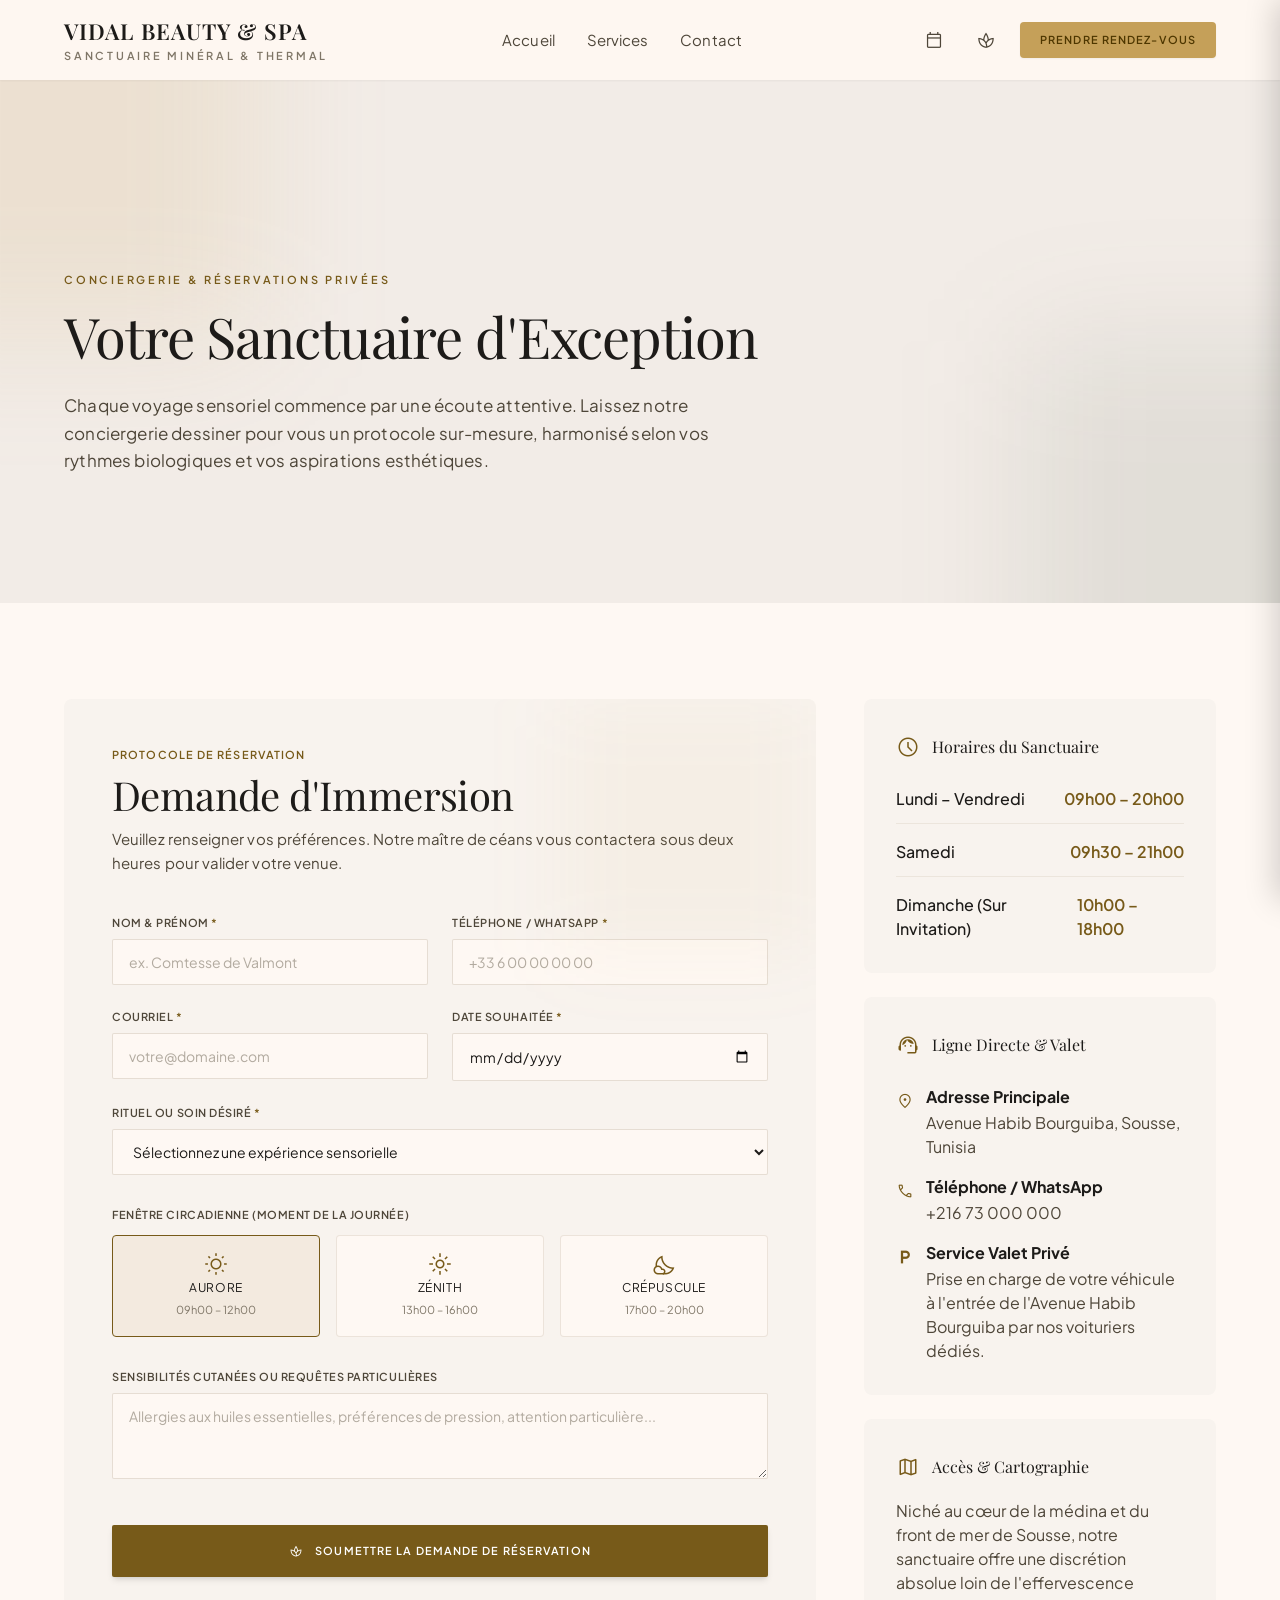
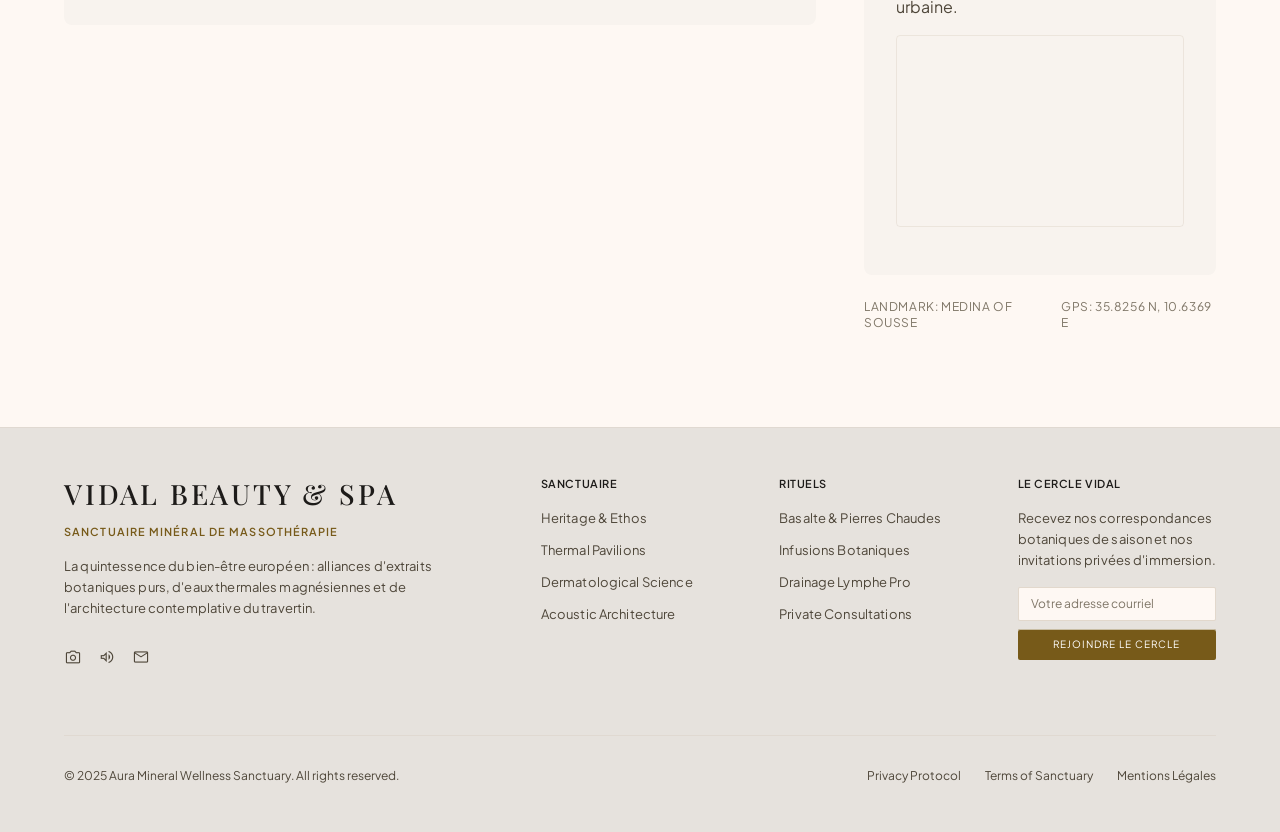
<file: contact.html>
<!DOCTYPE html>

<html class="scroll-smooth" lang="fr"><head>
<meta charset="utf-8"/>
<meta content="width=device-width, initial-scale=1.0" name="viewport"/>
<title>Vidal Beauty &amp; Spa | Sanctuaire Haute Beauté &amp; Massothérapie</title>
<!-- Google Fonts: Playfair Display & Plus Jakarta Sans -->
<link href="https://fonts.googleapis.com" rel="preconnect"/>
<link crossorigin="" href="https://fonts.gstatic.com" rel="preconnect"/>
<link href="https://fonts.googleapis.com/css2?family=Playfair+Display:ital,wght@0,400;0,500;0,600;0,700;1,400;1,600&amp;family=Plus+Jakarta+Sans:wght@300;400;500;600;700&amp;display=swap" rel="stylesheet"/>
<!-- Material Symbols Outlined -->
<link href="https://fonts.googleapis.com/css2?family=Material+Symbols+Outlined:wght,FILL@100..700,0..1&amp;display=swap" rel="stylesheet"/>
<link href="https://fonts.googleapis.com/css2?family=Material+Symbols+Outlined:wght,FILL@100..700,0..1&amp;display=swap" rel="stylesheet"/>
<link href="https://fonts.googleapis.com/css2?family=Material+Symbols+Outlined:wght,FILL@100..700,0..1&amp;display=swap" rel="stylesheet"/>
<!-- Tailwind CSS v3 with Forms & Container Queries -->


<style>
    .material-symbols-outlined {
      font-variation-settings: 'FILL' 0, 'wght' 300, 'GRAD' 0, 'opsz' 24;
      display: inline-block;
      vertical-align: middle;
    }
    .material-symbols-fill {
      font-variation-settings: 'FILL' 1, 'wght' 400, 'GRAD' 0, 'opsz' 24;
      display: inline-block;
      vertical-align: middle;
    }
    .travertine-halo {
      box-shadow: 0 16px 40px -12px rgba(28, 25, 23, 0.08), 0 2px 8px -2px rgba(197, 160, 89, 0.06);
    }
    .glass-frosted-thermal {
      background: rgba(245, 240, 235, 0.78);
      backdrop-filter: blur(18px);
      -webkit-backdrop-filter: blur(18px);
      border: 1px solid rgba(197, 160, 89, 0.25);
    }
    .brass-inset-border {
      box-shadow: inset 0 1px 0 0 rgba(255, 255, 255, 0.6);
    }
      
      
  
    /* Mobile Drawer & Backdrop */
    #menuBackdrop {
      display: none;
      position: fixed;
      top: 0;
      left: 0;
      width: 100vw;
      height: 100vh;
      height: 100dvh;
      background-color: rgba(255, 255, 255, 0.85) !important;
      backdrop-filter: blur(6px);
      -webkit-backdrop-filter: blur(6px);
      z-index: 9998;
      opacity: 0;
      transition: opacity 0.3s ease;
      pointer-events: none;
    }
    #menuBackdrop.active {
      opacity: 1;
      pointer-events: auto;
    }
    #menuDrawer {
      display: flex;
      flex-direction: column;
      position: fixed;
      top: 0;
      right: 0;
      width: 70vw;
      min-width: 260px;
      max-width: 340px;
      height: 100vh;
      height: 100dvh;
      background-color: #ffffff !important;
      background: #ffffff !important;
      z-index: 9999;
      box-shadow: -4px 0 30px rgba(0, 0, 0, 0.18);
      transform: translateX(100%);
      transition: transform 0.3s cubic-bezier(0.16, 1, 0.3, 1);
      overflow-y: auto;
      -webkit-overflow-scrolling: touch;
    }
    #menuDrawer.active {
      transform: translateX(0);
    }
    @media (max-width: 767px) {
      .mobile-only-menu {
        display: inline-flex !important;
      }
      header {
        background-color: #ffffff !important;
        background: #ffffff !important;
      }
    }
    @media (min-width: 768px) {
      .mobile-only-menu {
        display: none !important;
      }
      .hero-shift {
        transform: translateY(12%) scale(1.12);
        transform-origin: center top;
      }
    }

</style>
<meta content="web_standard" name="shell-type"/><link rel="stylesheet" href="styles.css">
<link rel="icon" type="image/svg+xml" href="favicon.svg">
<link rel="shortcut icon" href="favicon.ico">
</head>
<body class="bg-background text-on-surface font-body-md antialiased selection:bg-primary-container selection:text-on-primary-container">
<!-- ========================================================================= -->
<!-- FLOATING NAVIGATION BAR (Over Hero Background)                           -->
<!-- ========================================================================= -->
<header class="relative w-full z-50 transition-all duration-300 backdrop-blur-md bg-surface/80 dark:bg-inverse-surface/80 shadow-sm">
<div class="flex justify-between items-center max-w-7xl mx-auto px-margin-mobile md:px-margin-tablet lg:px-margin py-space-md">


<!-- Brand Logo Anchor -->
<a class="flex flex-col group text-left" href="index.html">
<span class="font-headline-sm text-headline-sm tracking-wider uppercase text-on-surface dark:text-inverse-on-surface font-semibold group-hover:text-primary transition-colors">
          VIDAL BEAUTY &amp; SPA
        </span>
<span class="font-label-caps text-label-caps tracking-[0.25em] text-outline text-[9px] uppercase mt-0.5">
          SANCTUAIRE MINÉRAL &amp; THERMAL
        </span>
</a>
<!-- Desktop Navigation Links -->
<nav class="hidden md:flex items-center space-x-8">
  <a class="text-on-surface-variant dark:text-surface-variant hover:text-primary dark:hover:text-primary-fixed-dim font-body-md text-body-md transition-colors duration-200" href="index.html">Accueil</a>
  <a class="text-on-surface-variant dark:text-surface-variant hover:text-primary dark:hover:text-primary-fixed-dim font-body-md text-body-md transition-colors duration-200" href="services.html">Services</a>
  <a class="text-on-surface-variant dark:text-surface-variant hover:text-primary dark:hover:text-primary-fixed-dim font-body-md text-body-md transition-colors duration-200" href="contact.html" class="text-primary border-b border-primary pb-1 font-title-md transition-colors duration-200">Contact</a>
</nav>
<!-- Trailing Action Icons & Primary CTA -->
<div class="flex items-center space-x-4">
<a aria-label="Calendrier des disponibilités" class="hidden sm:inline-flex items-center justify-center p-2 rounded-lg text-on-surface-variant hover:text-primary hover:bg-surface-variant/50 transition-colors" href="#booking">
<span class="material-symbols-outlined text-[20px]">calendar_today</span>
</a>
<a aria-label="Nos soins de spa" class="hidden sm:inline-flex items-center justify-center p-2 rounded-lg text-on-surface-variant hover:text-primary hover:bg-surface-variant/50 transition-colors" href="#rituels">
<span class="material-symbols-outlined text-[20px]">spa</span>
</a>
<button id="menuBtn" type="button" class="mobile-only-menu inline-flex items-center justify-center p-2 rounded-lg text-primary hover:bg-stone-100 transition-colors cursor-pointer" aria-label="Ouvrir le menu">
  <svg xmlns="http://www.w3.org/2000/svg" width="24" height="24" viewBox="0 0 24 24" fill="none" stroke="currentColor" stroke-width="2" stroke-linecap="round" stroke-linejoin="round"><line x1="3" y1="12" x2="21" y2="12"/><line x1="3" y1="6" x2="21" y2="6"/><line x1="3" y1="18" x2="21" y2="18"/></svg>
</button>
  <a class="hidden sm:inline-flex items-center justify-center bg-primary-container hover:bg-[#b89045] text-on-primary-container font-label-caps text-label-caps px-5 py-2.5 rounded-lg transition-all duration-300 shadow-sm hover:shadow hover:scale-[1.01] tracking-widest uppercase" href="contact.html">
          PRENDRE RENDEZ-VOUS
        </a>
</div>
</div>
<!-- Mobile Navigation -->

</header>
<main><div class="flex flex-col w-full">
<!-- Hero Section -->
<section class="relative pt-36 pb-20 md:pt-48 md:pb-32 overflow-hidden bg-surface-dim/40" id="hero">
<!-- Ambient glowing backdrop circles -->
<div class="absolute -top-32 -left-32 w-96 h-96 rounded-full bg-primary-container/15 blur-3xl pointer-events-none"></div>
<div class="absolute top-1/2 -right-32 w-96 h-96 rounded-full bg-secondary/10 blur-3xl pointer-events-none"></div>
<div class="max-w-7xl mx-auto px-margin-mobile md:px-margin-tablet lg:px-margin relative z-10">
<div class="max-w-3xl">
<span class="font-label-caps text-label-caps uppercase text-primary tracking-[0.25em] block mb-4">
          Conciergerie &amp; Réservations Privées
        </span>
<h1 class="font-display-hero text-display-hero-mobile md:text-display-hero text-on-surface mb-6 font-light tracking-tight">
          Votre Sanctuaire d'Exception
        </h1>
<p class="font-body-lg text-body-lg text-on-surface-variant leading-relaxed max-w-2xl">
          Chaque voyage sensoriel commence par une écoute attentive. Laissez notre conciergerie dessiner pour vous un protocole sur-mesure, harmonisé selon vos rythmes biologiques et vos aspirations esthétiques.
        </p>
</div>
</div>
</section>
<!-- Main Reservation & Info Section (Bento / Grid Layout) -->
<section class="py-16 md:py-24 max-w-7xl mx-auto px-margin-mobile md:px-margin-tablet lg:px-margin w-full" id="conciergerie">
<div class="grid grid-cols-1 lg:grid-cols-12 gap-12 items-start">
<!-- Left Column: Interactive Booking Form (8 cols) -->
<div class="lg:col-span-8 bg-surface-container-low rounded-xl p-8 md:p-12 travertin-halo relative overflow-hidden">
<div class="absolute top-0 right-0 w-64 h-64 bg-primary-container/5 rounded-full blur-2xl pointer-events-none"></div>
<div class="mb-10">
<span class="font-label-caps text-label-caps uppercase text-primary tracking-widest block mb-2">
            Protocole de Réservation
          </span>
<h2 class="font-headline-md md:text-headline-lg text-headline-lg-mobile text-on-surface">
            Demande d'Immersion
          </h2>
<p class="font-body-md text-body-md text-on-surface-variant mt-2">
            Veuillez renseigner vos préférences. Notre maître de céans vous contactera sous deux heures pour valider votre venue.
          </p>
</div>
<form class="space-y-6" id="reservation-form" onsubmit="event.preventDefault(); showSuccessModal();">
<!-- Name & Phone Row -->
<div class="grid grid-cols-1 md:grid-cols-2 gap-6">
<div class="space-y-2">
<label class="font-label-caps text-label-caps uppercase text-on-surface-variant tracking-wider block">
                Nom &amp; Prénom <span class="text-primary">*</span>
</label>
<input class="w-full bg-surface border border-outline-variant/50 rounded px-4 py-3 text-on-surface text-sm focus:border-primary focus:ring-0 transition-colors placeholder:text-outline/60" placeholder="ex. Comtesse de Valmont" required="" type="text"/>
</div>
<div class="space-y-2">
<label class="font-label-caps text-label-caps uppercase text-on-surface-variant tracking-wider block">
                Téléphone / WhatsApp <span class="text-primary">*</span>
</label>
<input class="w-full bg-surface border border-outline-variant/50 rounded px-4 py-3 text-on-surface text-sm focus:border-primary focus:ring-0 transition-colors placeholder:text-outline/60" placeholder="+33 6 00 00 00 00" required="" type="tel"/>
</div>
</div>
<!-- Email & Preferred Date -->
<div class="grid grid-cols-1 md:grid-cols-2 gap-6">
<div class="space-y-2">
<label class="font-label-caps text-label-caps uppercase text-on-surface-variant tracking-wider block">
                Courriel <span class="text-primary">*</span>
</label>
<input class="w-full bg-surface border border-outline-variant/50 rounded px-4 py-3 text-on-surface text-sm focus:border-primary focus:ring-0 transition-colors placeholder:text-outline/60" placeholder="votre@domaine.com" required="" type="email"/>
</div>
<div class="space-y-2">
<label class="font-label-caps text-label-caps uppercase text-on-surface-variant tracking-wider block">
                Date Souhaitée <span class="text-primary">*</span>
</label>
<input class="w-full bg-surface border border-outline-variant/50 rounded px-4 py-3 text-on-surface text-sm focus:border-primary focus:ring-0 transition-colors" required="" type="date"/>
</div>
</div>
<!-- Service Selection -->
<div class="space-y-2">
<label class="font-label-caps text-label-caps uppercase text-on-surface-variant tracking-wider block">
              Rituel ou Soin Désiré <span class="text-primary">*</span>
</label>
<select class="w-full bg-surface border border-outline-variant/50 rounded px-4 py-3 text-on-surface text-sm focus:border-primary focus:ring-0 transition-colors" required="">
<option disabled="" selected="" value="">Sélectionnez une expérience sensorielle</option>
<option value="basalte">Protocole Basalte &amp; Pierres Chaudes (90 min)</option>
<option value="botanique">Soin Visage Infusion Botanique &amp; Calacatta (75 min)</option>
<option value="drainage">Drainage Lymphe Pro &amp; Eaux Thermales (60 min)</option>
<option value="signature">Immersion Totale 'Sanctuaire Vidal' (180 min)</option>
</select>
</div>
<!-- Circadian Window Selection (Interactive Chips) -->
<div class="space-y-3 pt-2">
<label class="font-label-caps text-label-caps uppercase text-on-surface-variant tracking-wider block">
              Fenêtre Circadienne (Moment de la journée)
            </label>
<div class="grid grid-cols-3 gap-4">
<label class="cursor-pointer">
<input checked="" class="peer sr-only" name="circadian" type="radio" value="aurore"/>
<div class="p-4 rounded-lg bg-surface border border-outline-variant/40 peer-checked:border-primary peer-checked:bg-primary-container/10 transition-all text-center">
<span class="material-symbols-outlined text-primary mb-1 block">wb_sunny</span>
<span class="font-title-md text-xs uppercase tracking-wider block text-on-surface">Aurore</span>
<span class="font-body-sm text-[11px] text-outline">09h00 – 12h00</span>
</div>
</label>
<label class="cursor-pointer">
<input class="peer sr-only" name="circadian" type="radio" value="zenith"/>
<div class="p-4 rounded-lg bg-surface border border-outline-variant/40 peer-checked:border-primary peer-checked:bg-primary-container/10 transition-all text-center">
<span class="material-symbols-outlined text-primary mb-1 block">light_mode</span>
<span class="font-title-md text-xs uppercase tracking-wider block text-on-surface">Zénith</span>
<span class="font-body-sm text-[11px] text-outline">13h00 – 16h00</span>
</div>
</label>
<label class="cursor-pointer">
<input class="peer sr-only" name="circadian" type="radio" value="crepuscule"/>
<div class="p-4 rounded-lg bg-surface border border-outline-variant/40 peer-checked:border-primary peer-checked:bg-primary-container/10 transition-all text-center">
<span class="material-symbols-outlined text-primary mb-1 block">nights_stay</span>
<span class="font-title-md text-xs uppercase tracking-wider block text-on-surface">Crépuscule</span>
<span class="font-body-sm text-[11px] text-outline">17h00 – 20h00</span>
</div>
</label>
</div>
</div>
<!-- Custom Requests / Sensitivities -->
<div class="space-y-2 pt-2">
<label class="font-label-caps text-label-caps uppercase text-on-surface-variant tracking-wider block">
              Sensibilités Cutanées ou Requêtes Particulières
            </label>
<textarea class="w-full bg-surface border border-outline-variant/50 rounded px-4 py-3 text-on-surface text-sm focus:border-primary focus:ring-0 transition-colors placeholder:text-outline/60" placeholder="Allergies aux huiles essentielles, préférences de pression, attention particulière..." rows="3"></textarea>
</div>
<!-- Submit Button -->
<div class="pt-4">
<button class="w-full py-4 bg-primary text-on-primary font-label-caps text-label-caps tracking-widest uppercase rounded hover:bg-[#b89045] transition-all duration-300 shadow-md hover:shadow-lg brass-inset-border flex items-center justify-center space-x-3" type="submit">
<span class="material-symbols-outlined text-sm">spa</span>
<span>Soumettre la Demande de Réservation</span>
</button>
</div>
</form>
</div>
<!-- Right Column: Practical Info Bento & Map (4 cols) -->
<div class="lg:col-span-4 space-y-6">
<!-- Operating Hours Card -->
<div class="bg-surface-container-low rounded-xl p-6 md:p-8 travertin-halo">
<div class="flex items-center space-x-3 mb-6">
<span class="material-symbols-outlined text-primary text-2xl">schedule</span>
<h3 class="font-headline-sm text-on-surface">Horaires du Sanctuaire</h3>
</div>
<ul class="space-y-4 font-body-sm text-on-surface-variant">
<li class="flex justify-between items-center pb-3 border-b border-outline-variant/30">
<span class="font-medium text-on-surface">Lundi – Vendredi</span>
<span class="text-primary font-semibold">09h00 – 20h00</span>
</li>
<li class="flex justify-between items-center pb-3 border-b border-outline-variant/30">
<span class="font-medium text-on-surface">Samedi</span>
<span class="text-primary font-semibold">09h30 – 21h00</span>
</li>
<li class="flex justify-between items-center">
<span class="font-medium text-on-surface">Dimanche (Sur Invitation)</span>
<span class="text-primary font-semibold">10h00 – 18h00</span>
</li>
</ul>
</div>
<!-- Contact & Hotline Card -->
<div class="bg-surface-container-low rounded-xl p-6 md:p-8 travertin-halo">
<div class="flex items-center space-x-3 mb-6">
<span class="material-symbols-outlined text-primary text-2xl">support_agent</span>
<h3 class="font-headline-sm text-on-surface">Ligne Directe &amp; Valet</h3>
</div>
<div class="space-y-4 font-body-sm text-on-surface-variant">
<div class="flex items-start space-x-3">
<span class="material-symbols-outlined text-primary text-lg mt-0.5">location_on</span>
<div>
<strong class="text-on-surface block mb-0.5">Adresse Principale</strong>
                Avenue Habib Bourguiba, Sousse, Tunisia
              </div>
</div>
<div class="flex items-start space-x-3">
<span class="material-symbols-outlined text-primary text-lg mt-0.5">call</span>
<div>
<strong class="text-on-surface block mb-0.5">Téléphone / WhatsApp</strong>
                +216 73 000 000
              </div>
</div>
<div class="flex items-start space-x-3">
<span class="material-symbols-outlined text-primary text-lg mt-0.5">local_parking</span>
<div>
<strong class="text-on-surface block mb-0.5">Service Valet Privé</strong>
                Prise en charge de votre véhicule à l'entrée de l'Avenue Habib Bourguiba par nos voituriers dédiés.
              </div>
</div>
</div>
</div>
<!-- Aesthetic Map / Directions Card -->
<div class="bg-surface-container-low rounded-xl p-6 md:p-8 travertin-halo overflow-hidden">
<div class="flex items-center space-x-3 mb-4">
<span class="material-symbols-outlined text-primary text-2xl">map</span>
<h3 class="font-headline-sm text-on-surface">Accès &amp; Cartographie</h3>
</div>
<p class="font-body-sm text-on-surface-variant mb-4">
            Niché au cœur de la médina et du front de mer de Sousse, notre sanctuaire offre une discrétion absolue loin de l'effervescence urbaine.
          </p>
<iframe class="w-full h-48 rounded-lg border border-outline-variant/30 mb-4" loading="lazy" referrerpolicy="no-referrer-when-downgrade" src="https://maps.google.com/maps?q=Vidal+Beauty+%26+Spa+Sousse+Tunisia&output=embed" title="Carte Vidal Beauty & Spa Sousse"></iframe></div>
<div class="flex items-center justify-between text-xs text-outline font-label-caps uppercase tracking-wider">
<span>Landmark: Medina of Sousse</span>
<span>GPS: 35.8256 N, 10.6369 E</span>
</div>
</div>
</div>
</div>
</section>
<!-- Success Modal Overlay (Hidden by default, triggered by JS) -->
<div class="fixed inset-0 z-50 flex items-center justify-center bg-inverse-surface/60 backdrop-blur-sm opacity-0 pointer-events-none transition-opacity duration-300" id="success-modal">
<div class="bg-surface-container-lowest max-w-md w-full mx-4 p-8 rounded-xl travertin-halo text-center transform scale-95 transition-transform duration-300" id="success-modal-content">
<div class="w-16 h-16 bg-primary-container/20 rounded-full flex items-center justify-center mx-auto mb-6 text-primary">
<span class="material-symbols-outlined text-3xl">verified</span>
</div>
<h3 class="font-headline-md text-on-surface mb-3">Demande Transmise avec Succès</h3>
<p class="font-body-sm text-on-surface-variant mb-6 leading-relaxed">
        Votre demande d'immersion a été reçue par notre maître de céans. Nous vous contacterons dans les plus brefs délais pour confirmer l'heure de votre protocole.
      </p>
<button class="w-full py-3 bg-primary text-on-primary font-label-caps text-label-caps uppercase tracking-widest rounded hover:bg-[#b89045] transition-colors" onclick="hideSuccessModal()">
        Fermer
      </button>
</div>
</div>
<!-- Interactive script for modal toggle -->
<script>
    function showSuccessModal() {
      const modal = document.getElementById('success-modal');
      const content = document.getElementById('success-modal-content');
      modal.classList.remove('opacity-0', 'pointer-events-none');
      content.classList.remove('scale-95');
      content.classList.add('scale-100');
    }

    function hideSuccessModal() {
      const modal = document.getElementById('success-modal');
      const content = document.getElementById('success-modal-content');
      modal.classList.add('opacity-0', 'pointer-events-none');
      content.classList.remove('scale-100');
      content.classList.add('scale-95');
      document.getElementById('reservation-form').reset();
    }
  </script>
</div></main>
<!-- ========================================================================= -->
<!-- LUXURY FOOTER                                                             -->
<!-- ========================================================================= -->
<footer class="w-full bg-surface-container-highest border-t border-outline-variant/30">
<div class="max-w-7xl mx-auto px-margin-mobile md:px-margin-tablet lg:px-margin py-space-xl">
<div class="grid grid-cols-1 md:grid-cols-2 lg:grid-cols-5 gap-10 mb-16">
<!-- Brand Signature Column -->
<div class="lg:col-span-2">
<span class="font-headline-md text-headline-md tracking-widest uppercase text-on-surface block mb-3 font-display-hero">
            VIDAL BEAUTY &amp; SPA
          </span>
<span class="font-label-caps text-label-caps uppercase text-primary tracking-widest block mb-4">
            SANCTUAIRE MINÉRAL DE MASSOTHÉRAPIE
          </span>
<p class="font-body-sm text-body-sm text-on-surface-variant max-w-sm leading-relaxed mb-6">
            La quintessence du bien-être européen : alliances d'extraits botaniques purs, d'eaux thermales magnésiennes et de l'architecture contemplative du travertin.
          </p>
<div class="flex space-x-4 text-on-surface-variant">
<a class="hover:text-primary transition-colors duration-200" href="index.html" title="Instagram Journal">
<span class="material-symbols-outlined text-lg">photo_camera</span>
</a>
<a class="hover:text-primary transition-colors duration-200" href="index.html" title="Éditions Sonores Serenity">
<span class="material-symbols-outlined text-lg">volume_up</span>
</a>
<a class="hover:text-primary transition-colors duration-200" href="index.html" title="Contact Email">
<span class="material-symbols-outlined text-lg">mail</span>
</a>
</div>
</div>
<!-- Links Column 1: Sanctuaire -->
<div>
<span class="font-label-caps text-label-caps uppercase text-on-surface font-semibold tracking-wider block mb-4">
            Sanctuaire
          </span>
<ul class="space-y-3 font-body-sm text-body-sm text-on-surface-variant">
<li><a class="hover:text-primary transition-colors duration-200" href="#philosophie">Heritage &amp; Ethos</a></li>
<li><a class="hover:text-primary transition-colors duration-200" href="#espaces">Thermal Pavilions</a></li>
<li><a class="hover:text-primary transition-colors duration-200" href="#philosophie">Dermatological Science</a></li>
<li><a class="hover:text-primary transition-colors duration-200" href="#espaces">Acoustic Architecture</a></li>
</ul>
</div>
<!-- Links Column 2: Rituels & Soins -->
<div>
<span class="font-label-caps text-label-caps uppercase text-on-surface font-semibold tracking-wider block mb-4">
            Rituels
          </span>
<ul class="space-y-3 font-body-sm text-body-sm text-on-surface-variant">
<li><a class="hover:text-primary transition-colors duration-200" href="#rituels">Basalte &amp; Pierres Chaudes</a></li>
<li><a class="hover:text-primary transition-colors duration-200" href="#rituels">Infusions Botaniques</a></li>
<li><a class="hover:text-primary transition-colors duration-200" href="#rituels">Drainage Lymphe Pro</a></li>
<li><a class="hover:text-primary transition-colors duration-200" href="#reservation">Private Consultations</a></li>
</ul>
</div>
<!-- Newsletter Column: Le Cercle Vidal -->
<div>
<span class="font-label-caps text-label-caps uppercase text-on-surface font-semibold tracking-wider block mb-4">
            Le Cercle Vidal
          </span>
<p class="font-body-sm text-body-sm text-on-surface-variant mb-4 leading-relaxed">
            Recevez nos correspondances botaniques de saison et nos invitations privées d'immersion.
          </p>
<form class="space-y-2" onsubmit="event.preventDefault(); alert('Bienvenue dans Le Cercle Vidal.');">
<input class="w-full bg-surface border border-outline-variant/60 rounded px-3 py-2 text-on-surface placeholder:text-outline text-xs focus:border-primary-container focus:ring-0" placeholder="Votre adresse courriel" required="" type="email"/>
<button class="w-full py-2 bg-primary text-white font-label-caps text-[10px] uppercase tracking-widest rounded hover:bg-[#5d4201] transition-colors brass-inset-border" type="submit">
              Rejoindre le Cercle
            </button>
</form>
</div>
</div>
<!-- Legal & Copyright Bar -->
<div class="pt-8 border-t border-outline-variant/30 flex flex-col sm:flex-row items-center justify-between gap-4 font-body-sm text-xs text-on-surface-variant">
<p>© 2025 Aura Mineral Wellness Sanctuary. All rights reserved.</p>
<div class="flex flex-wrap gap-6">
<a class="hover:text-primary transition-colors duration-200" href="index.html">Privacy Protocol</a>
<a class="hover:text-primary transition-colors duration-200" href="index.html">Terms of Sanctuary</a>
<a class="hover:text-primary transition-colors duration-200" href="index.html">Mentions Légales</a>
</div>
</div>
</div>
</footer>
<!-- Vanilla Interaction: Navbar Scroll Stlying -->
<script>
document.addEventListener('DOMContentLoaded', function() {
  var btn = document.getElementById('menuBtn');
  var drawer = document.getElementById('menuDrawer');
  var backdrop = document.getElementById('menuBackdrop');
  var closeBtn = document.getElementById('menuClose');

  function openMenu(e) {
    if (e) e.preventDefault();
    backdrop.style.display = 'block';
    backdrop.offsetHeight;
    backdrop.classList.add('active');
    drawer.classList.add('active');
    document.body.style.overflow = 'hidden';
  }

  function closeMenu() {
    drawer.classList.remove('active');
    backdrop.classList.remove('active');
    setTimeout(function() {
      if (!drawer.classList.contains('active')) {
        backdrop.style.display = 'none';
      }
    }, 300);
    document.body.style.overflow = '';
  }

  if (btn) btn.addEventListener('click', openMenu);
  if (closeBtn) closeBtn.addEventListener('click', closeMenu);
  if (backdrop) backdrop.addEventListener('click', closeMenu);

  // Close menu without blocking navigation
  document.querySelectorAll('#menuDrawer a').forEach(function(a) {
    a.addEventListener('click', function() {
      closeMenu();
    });
  });
});
</script>


<!-- Mobile Drawer Backdrop -->
<div id="menuBackdrop"></div>

<!-- Mobile Side Drawer Navigation -->
<aside id="menuDrawer" aria-label="Menu mobile">
  <div class="flex items-center justify-between px-5 py-4 border-b border-stone-200 bg-white">
    <div class="flex flex-col">
      <span class="font-headline-sm text-primary font-semibold text-lg tracking-wider">VIDAL SPA</span>
      <span class="font-label-caps text-[9px] uppercase tracking-widest text-outline">SANCTUAIRE</span>
    </div>
    <button id="menuClose" type="button" class="inline-flex items-center justify-center w-10 h-10 rounded-lg text-stone-600 hover:text-primary hover:bg-stone-100 transition-colors cursor-pointer" aria-label="Fermer le menu">
      <svg xmlns="http://www.w3.org/2000/svg" width="22" height="22" viewBox="0 0 24 24" fill="none" stroke="currentColor" stroke-width="2.5" stroke-linecap="round" stroke-linejoin="round"><line x1="18" y1="6" x2="6" y2="18"/><line x1="6" y1="6" x2="18" y2="18"/></svg>
    </button>
  </div>
  <nav class="flex flex-col py-3 bg-white flex-1">
    <a class="px-6 py-4 text-stone-800 font-medium text-base hover:text-primary hover:bg-stone-50 transition-colors border-b border-stone-100 flex items-center justify-between" href="index.html">
      <span>Accueil</span>
      <span class="text-xs text-outline tracking-wider">01</span>
    </a>
    <a class="px-6 py-4 text-stone-800 font-medium text-base hover:text-primary hover:bg-stone-50 transition-colors border-b border-stone-100 flex items-center justify-between" href="services.html">
      <span>Services</span>
      <span class="text-xs text-outline tracking-wider">02</span>
    </a>
    <a class="px-6 py-4 text-stone-800 font-medium text-base hover:text-primary hover:bg-stone-50 transition-colors border-b border-stone-100 flex items-center justify-between" href="contact.html">
      <span>Contact</span>
      <span class="text-xs text-outline tracking-wider">03</span>
    </a>
  </nav>
  <div class="p-5 border-t border-stone-200 bg-white">
    <a class="block w-full text-center bg-primary-container hover:bg-[#b89045] text-on-primary-container font-label-caps text-label-caps px-4 py-3.5 rounded-lg transition-all duration-300 shadow-sm uppercase tracking-widest font-semibold text-xs" href="contact.html">
      Prendre rendez-vous
    </a>
  </div>
</aside>

<script>
document.addEventListener('DOMContentLoaded', function() {
  var btn = document.getElementById('menuBtn');
  var drawer = document.getElementById('menuDrawer');
  var backdrop = document.getElementById('menuBackdrop');
  var closeBtn = document.getElementById('menuClose');

  function openMenu(e) {
    if (e) e.preventDefault();
    backdrop.style.display = 'block';
    backdrop.offsetHeight;
    backdrop.classList.add('active');
    drawer.classList.add('active');
    document.body.style.overflow = 'hidden';
  }

  function closeMenu() {
    drawer.classList.remove('active');
    backdrop.classList.remove('active');
    setTimeout(function() {
      if (!drawer.classList.contains('active')) {
        backdrop.style.display = 'none';
      }
    }, 300);
    document.body.style.overflow = '';
  }

  if (btn) btn.addEventListener('click', openMenu);
  if (closeBtn) closeBtn.addEventListener('click', closeMenu);
  if (backdrop) backdrop.addEventListener('click', closeMenu);

  // Close menu without blocking navigation
  document.querySelectorAll('#menuDrawer a').forEach(function(a) {
    a.addEventListener('click', function() {
      closeMenu();
    });
  });
});
</script>

</body></html>
</file>
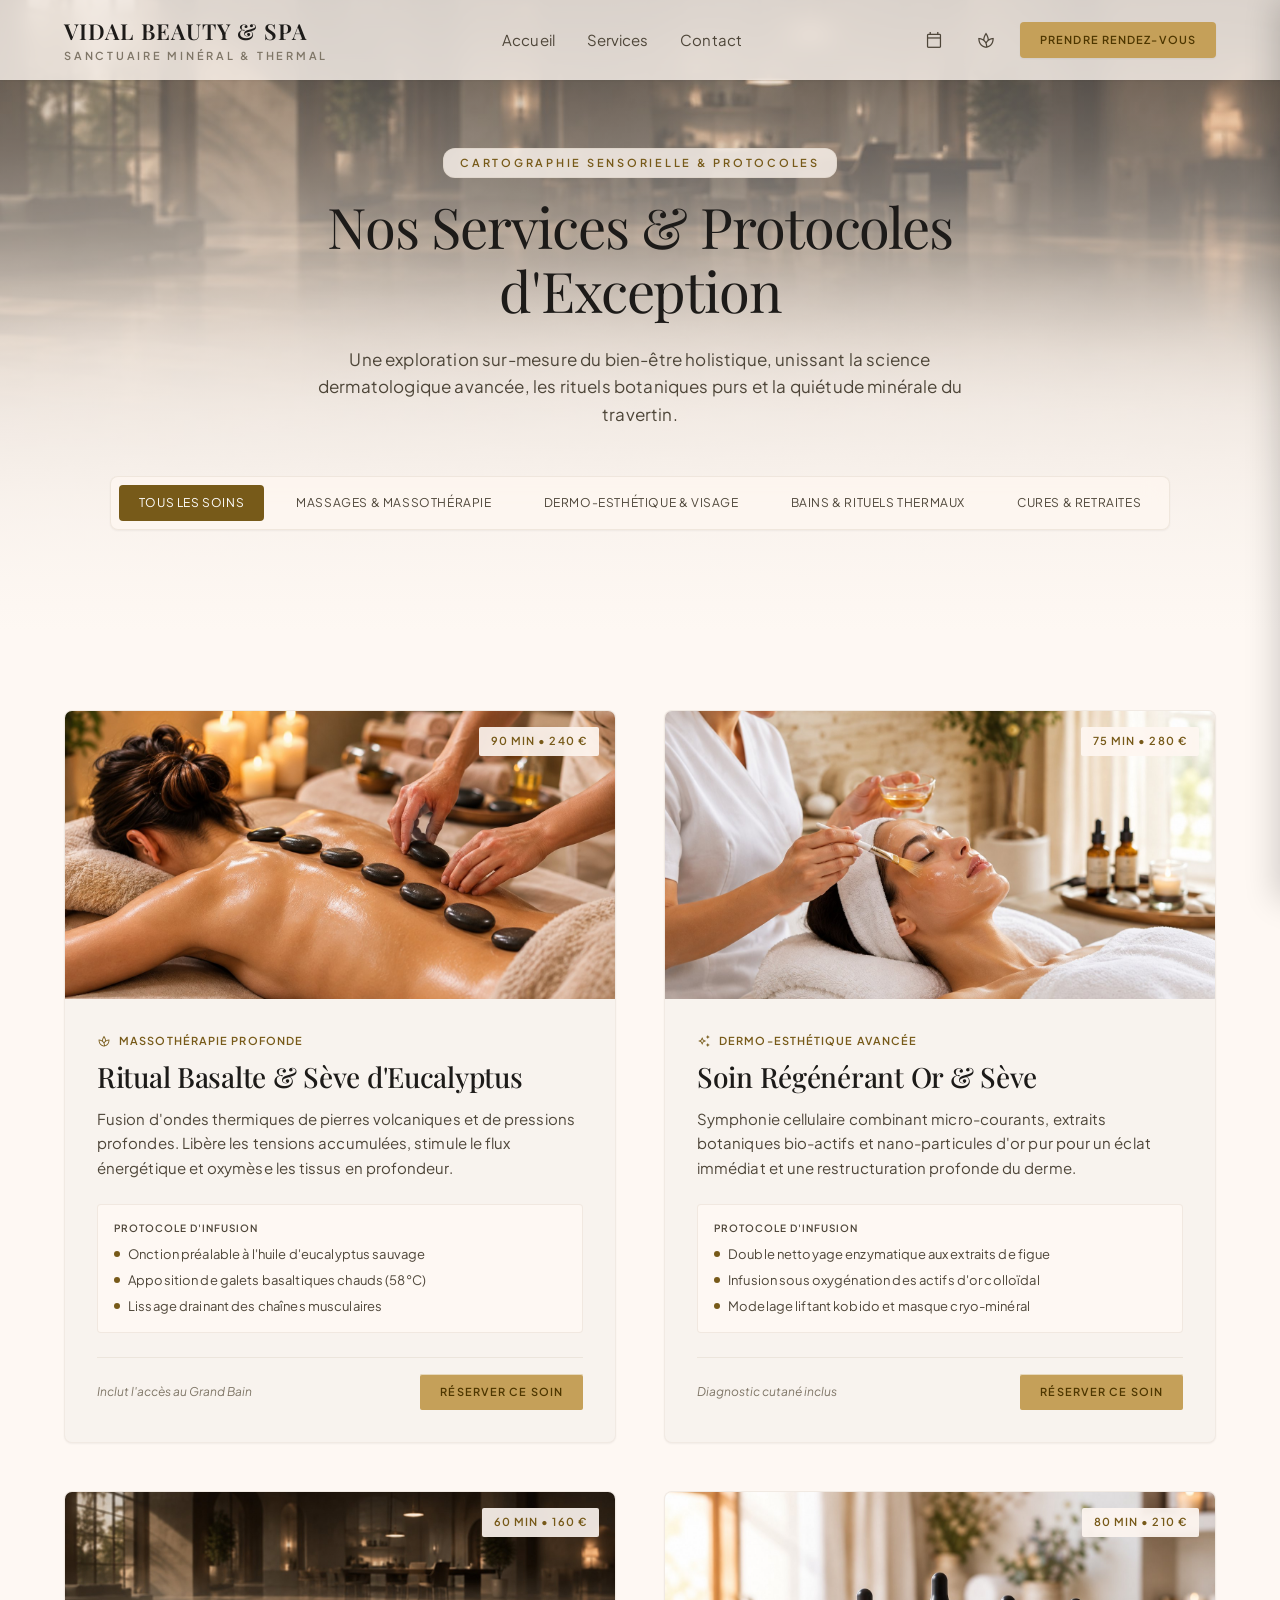
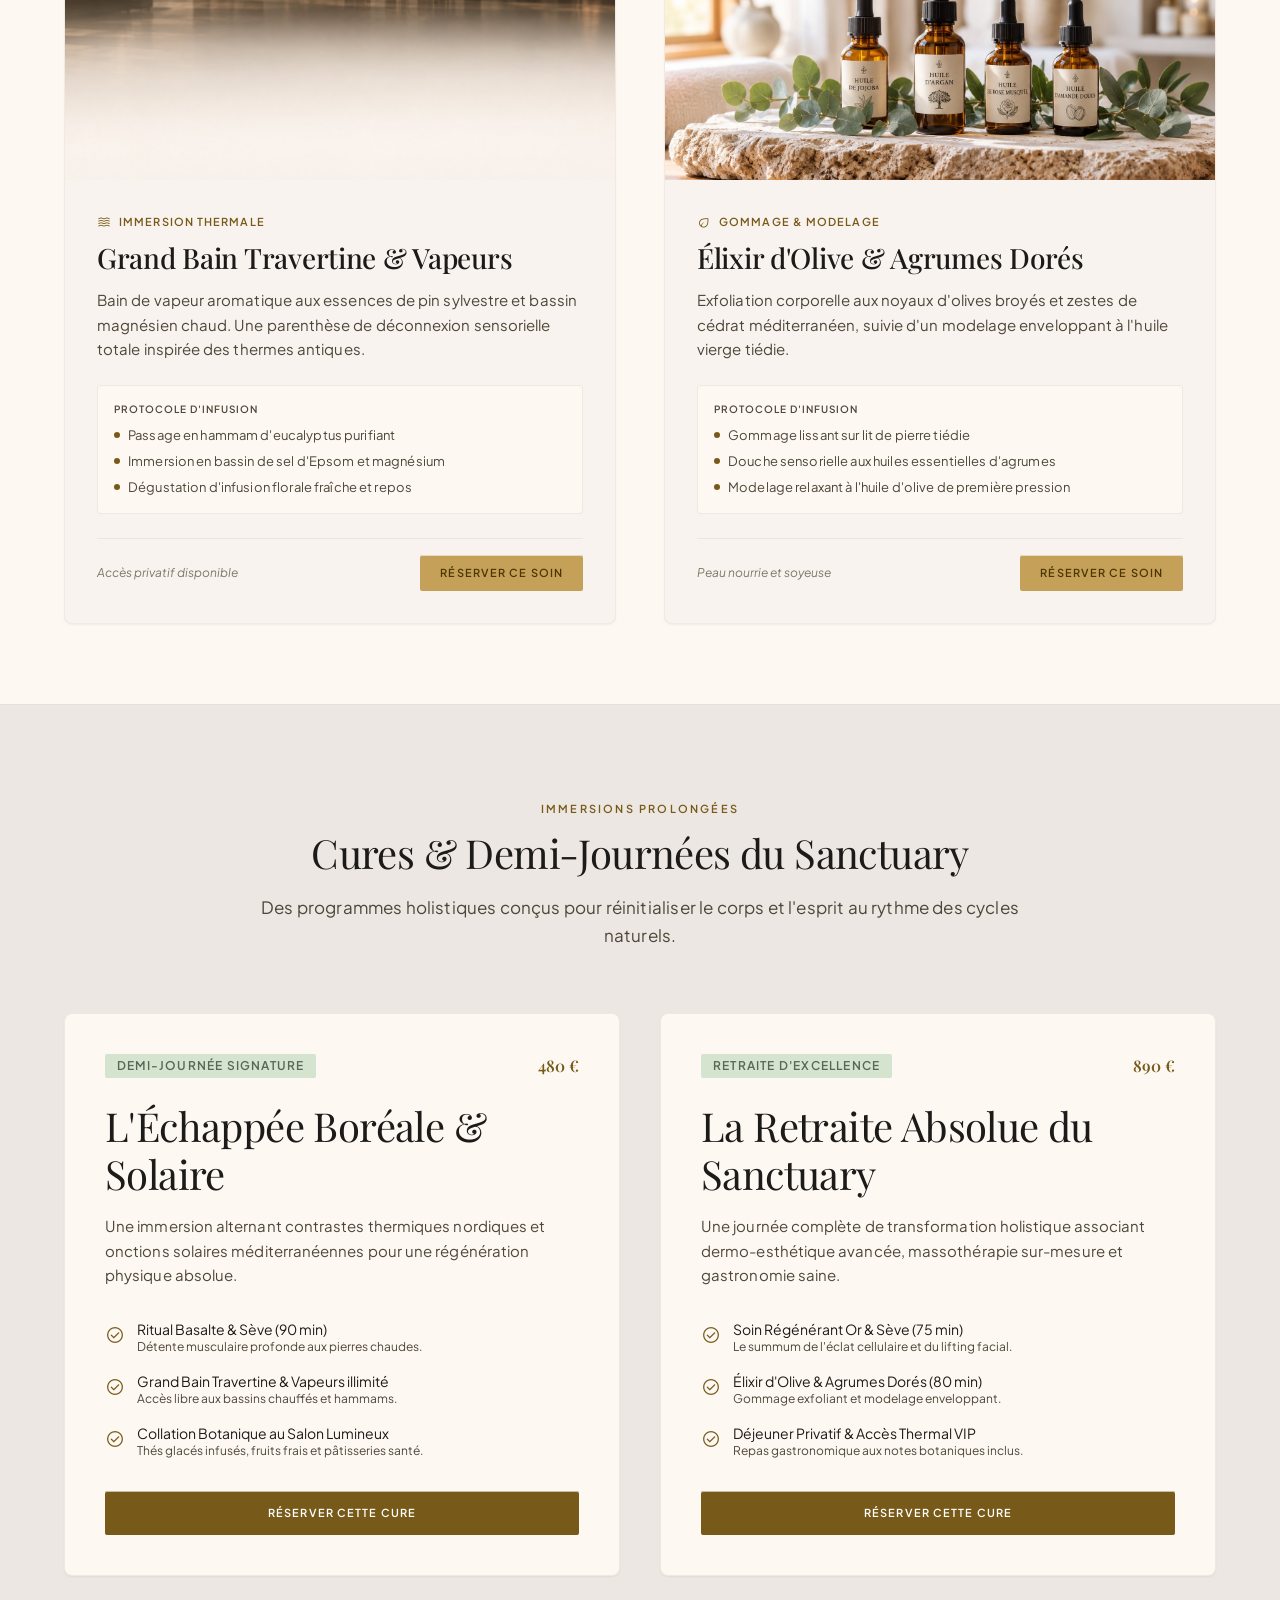
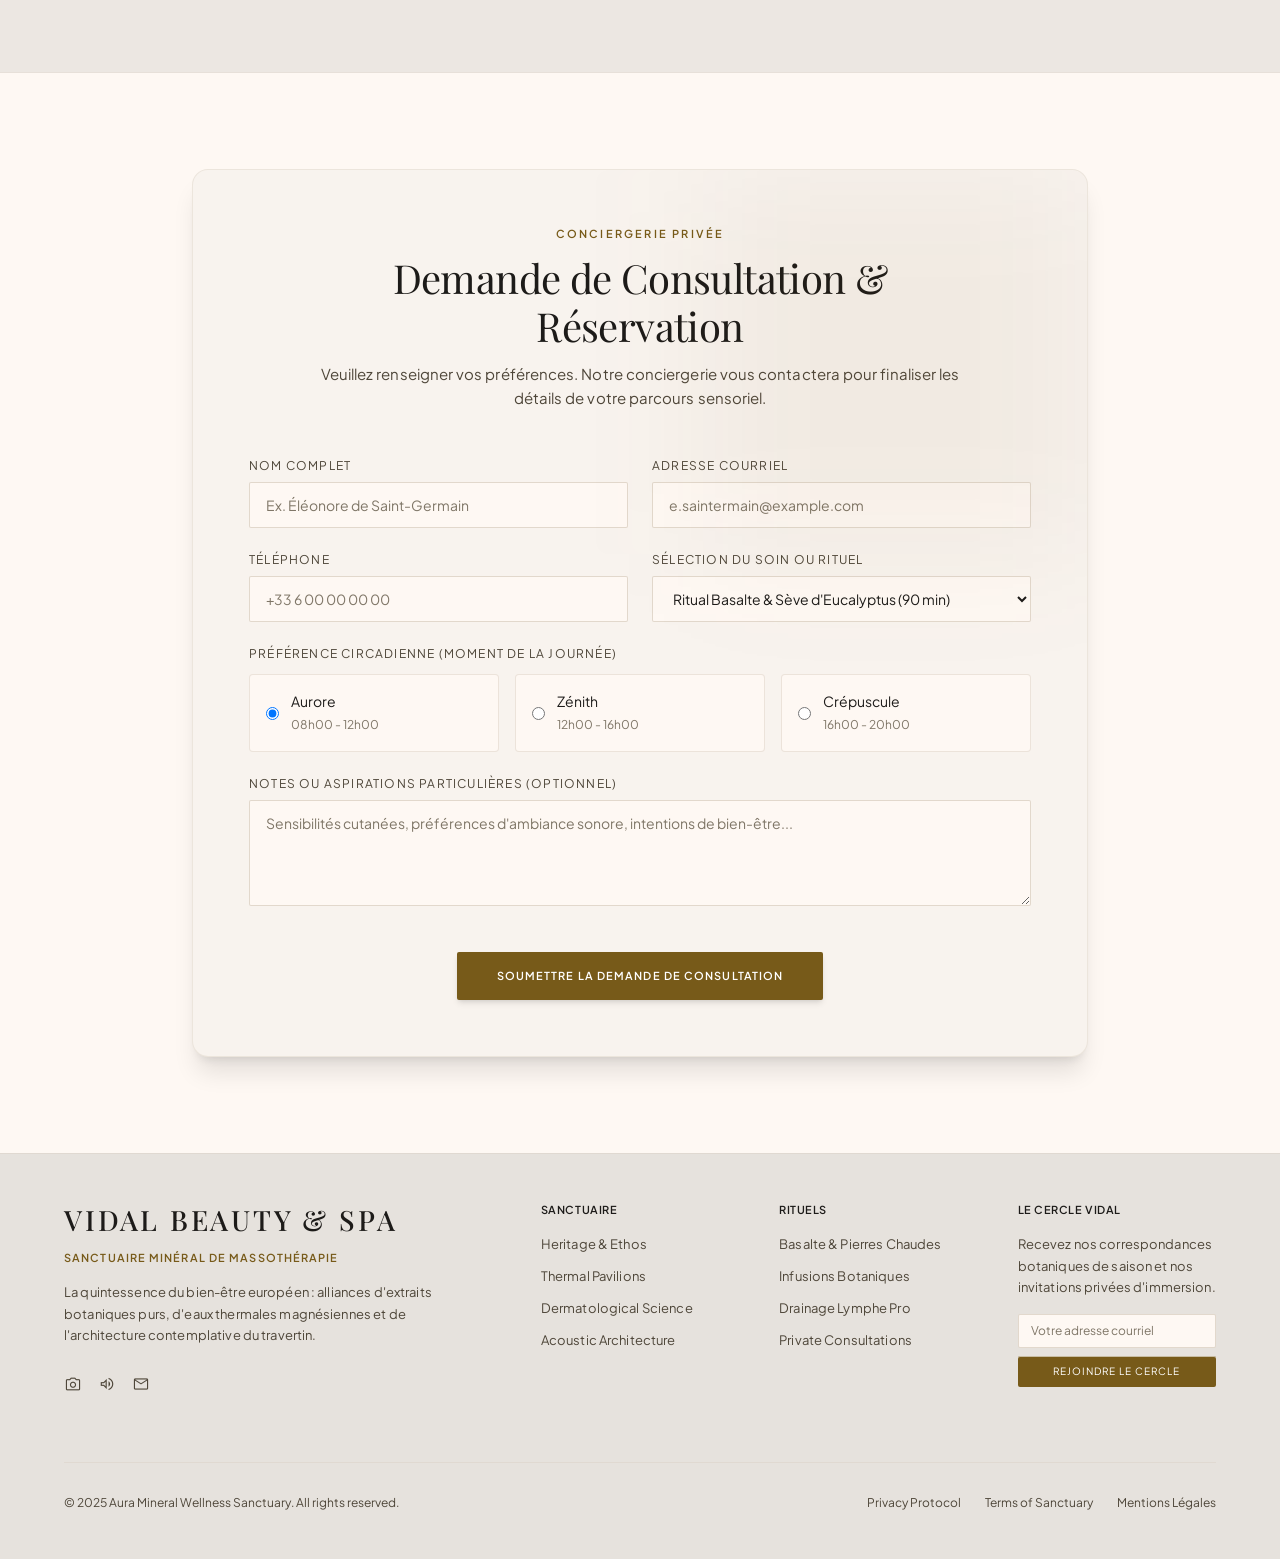
<file: services.html>
<!DOCTYPE html>

<html class="scroll-smooth" lang="fr"><head>
<meta charset="utf-8"/>
<meta content="width=device-width, initial-scale=1.0" name="viewport"/>
<title>Vidal Beauty &amp; Spa | Sanctuaire Haute Beauté &amp; Massothérapie</title>
<!-- Google Fonts: Playfair Display & Plus Jakarta Sans -->
<link href="https://fonts.googleapis.com" rel="preconnect"/>
<link crossorigin="" href="https://fonts.gstatic.com" rel="preconnect"/>
<link href="https://fonts.googleapis.com/css2?family=Playfair+Display:ital,wght@0,400;0,500;0,600;0,700;1,400;1,600&amp;family=Plus+Jakarta+Sans:wght@300;400;500;600;700&amp;display=swap" rel="stylesheet"/>
<!-- Material Symbols Outlined -->
<link href="https://fonts.googleapis.com/css2?family=Material+Symbols+Outlined:wght,FILL@100..700,0..1&amp;display=swap" rel="stylesheet"/>
<link href="https://fonts.googleapis.com/css2?family=Material+Symbols+Outlined:wght,FILL@100..700,0..1&amp;display=swap" rel="stylesheet"/>
<link href="https://fonts.googleapis.com/css2?family=Material+Symbols+Outlined:wght,FILL@100..700,0..1&amp;display=swap" rel="stylesheet"/>
<!-- Tailwind CSS v3 with Forms & Container Queries -->


<style>
    .material-symbols-outlined {
      font-variation-settings: 'FILL' 0, 'wght' 300, 'GRAD' 0, 'opsz' 24;
      display: inline-block;
      vertical-align: middle;
    }
    .material-symbols-fill {
      font-variation-settings: 'FILL' 1, 'wght' 400, 'GRAD' 0, 'opsz' 24;
      display: inline-block;
      vertical-align: middle;
    }
    .travertine-halo {
      box-shadow: 0 16px 40px -12px rgba(28, 25, 23, 0.08), 0 2px 8px -2px rgba(197, 160, 89, 0.06);
    }
    .glass-frosted-thermal {
      background: rgba(245, 240, 235, 0.78);
      backdrop-filter: blur(18px);
      -webkit-backdrop-filter: blur(18px);
      border: 1px solid rgba(197, 160, 89, 0.25);
    }
    .brass-inset-border {
      box-shadow: inset 0 1px 0 0 rgba(255, 255, 255, 0.6);
    }
      
      
  
    /* Mobile Drawer & Backdrop */
    #menuBackdrop {
      display: none;
      position: fixed;
      top: 0;
      left: 0;
      width: 100vw;
      height: 100vh;
      height: 100dvh;
      background-color: rgba(255, 255, 255, 0.85) !important;
      backdrop-filter: blur(6px);
      -webkit-backdrop-filter: blur(6px);
      z-index: 9998;
      opacity: 0;
      transition: opacity 0.3s ease;
      pointer-events: none;
    }
    #menuBackdrop.active {
      opacity: 1;
      pointer-events: auto;
    }
    #menuDrawer {
      display: flex;
      flex-direction: column;
      position: fixed;
      top: 0;
      right: 0;
      width: 70vw;
      min-width: 260px;
      max-width: 340px;
      height: 100vh;
      height: 100dvh;
      background-color: #ffffff !important;
      background: #ffffff !important;
      z-index: 9999;
      box-shadow: -4px 0 30px rgba(0, 0, 0, 0.18);
      transform: translateX(100%);
      transition: transform 0.3s cubic-bezier(0.16, 1, 0.3, 1);
      overflow-y: auto;
      -webkit-overflow-scrolling: touch;
    }
    #menuDrawer.active {
      transform: translateX(0);
    }
    @media (max-width: 767px) {
      .mobile-only-menu {
        display: inline-flex !important;
      }
      header {
        background-color: #ffffff !important;
        background: #ffffff !important;
      }
    }
    @media (min-width: 768px) {
      .mobile-only-menu {
        display: none !important;
      }
      .hero-shift {
        transform: translateY(12%) scale(1.12);
        transform-origin: center top;
      }
    }

</style>
<meta content="web_standard" name="shell-type"/><link rel="stylesheet" href="styles.css">
<link rel="icon" type="image/svg+xml" href="favicon.svg">
<link rel="shortcut icon" href="favicon.ico">
</head>
<body class="bg-background text-on-surface font-body-md antialiased selection:bg-primary-container selection:text-on-primary-container">
<!-- ========================================================================= -->
<!-- FLOATING NAVIGATION BAR (Over Hero Background)                           -->
<!-- ========================================================================= -->
<header class="relative w-full z-50 transition-all duration-300 backdrop-blur-md bg-surface/80 dark:bg-inverse-surface/80 shadow-sm">
<div class="flex justify-between items-center max-w-7xl mx-auto px-margin-mobile md:px-margin-tablet lg:px-margin py-space-md">


<!-- Brand Logo Anchor -->
<a class="flex flex-col group text-left" href="index.html">
<span class="font-headline-sm text-headline-sm tracking-wider uppercase text-on-surface dark:text-inverse-on-surface font-semibold group-hover:text-primary transition-colors">
          VIDAL BEAUTY &amp; SPA
        </span>
<span class="font-label-caps text-label-caps tracking-[0.25em] text-outline text-[9px] uppercase mt-0.5">
          SANCTUAIRE MINÉRAL &amp; THERMAL
        </span>
</a>
<!-- Desktop Navigation Links -->
<nav class="hidden md:flex items-center space-x-8">
  <a class="text-on-surface-variant dark:text-surface-variant hover:text-primary dark:hover:text-primary-fixed-dim font-body-md text-body-md transition-colors duration-200" href="index.html">Accueil</a>
  <a class="text-on-surface-variant dark:text-surface-variant hover:text-primary dark:hover:text-primary-fixed-dim font-body-md text-body-md transition-colors duration-200" href="services.html" class="text-primary border-b border-primary pb-1 font-title-md transition-colors duration-200">Services</a>
  <a class="text-on-surface-variant dark:text-surface-variant hover:text-primary dark:hover:text-primary-fixed-dim font-body-md text-body-md transition-colors duration-200" href="contact.html">Contact</a>
</nav>
<!-- Trailing Action Icons & Primary CTA -->
<div class="flex items-center space-x-4">
<a aria-label="Calendrier des disponibilités" class="hidden sm:inline-flex items-center justify-center p-2 rounded-lg text-on-surface-variant hover:text-primary hover:bg-surface-variant/50 transition-colors" href="#booking">
<span class="material-symbols-outlined text-[20px]">calendar_today</span>
</a>
<a aria-label="Nos soins de spa" class="hidden sm:inline-flex items-center justify-center p-2 rounded-lg text-on-surface-variant hover:text-primary hover:bg-surface-variant/50 transition-colors" href="#rituels">
<span class="material-symbols-outlined text-[20px]">spa</span>
</a>
<button id="menuBtn" type="button" class="mobile-only-menu inline-flex items-center justify-center p-2 rounded-lg text-primary hover:bg-stone-100 transition-colors cursor-pointer" aria-label="Ouvrir le menu">
  <svg xmlns="http://www.w3.org/2000/svg" width="24" height="24" viewBox="0 0 24 24" fill="none" stroke="currentColor" stroke-width="2" stroke-linecap="round" stroke-linejoin="round"><line x1="3" y1="12" x2="21" y2="12"/><line x1="3" y1="6" x2="21" y2="6"/><line x1="3" y1="18" x2="21" y2="18"/></svg>
</button>
  <a class="hidden sm:inline-flex items-center justify-center bg-primary-container hover:bg-[#b89045] text-on-primary-container font-label-caps text-label-caps px-5 py-2.5 rounded-lg transition-all duration-300 shadow-sm hover:shadow hover:scale-[1.01] tracking-widest uppercase" href="contact.html">
          PRENDRE RENDEZ-VOUS
        </a>
</div>
</div>
<!-- Mobile Navigation -->

</header>
<main><div class="flex flex-col w-full">
<!-- 1. Hero Header Banner -->
<section class="relative w-full min-h-[70vh] flex items-center justify-center overflow-hidden bg-surface-dim -mt-20 pt-28 pb-16" id="hero">
<div class="absolute inset-0 z-0 bg-cover bg-center filter brightness-90 contrast-105" data-alt="Ultra-luxury Mediterranean and Nordic day spa sanctuary treatment suite, soft eucalyptus branches in stone vase, warm travertine marble counter, polished basalt stones, golden amber essential oil flacons, warm candle glow 2200K, vapor mist, architectural digest interior photography, serene atmosphere" style="background-image: url('./assets/hero.jpg');"></div>
<div class="absolute inset-0 z-1 bg-gradient-to-t from-surface via-surface/60 to-surface/20"></div>
<div class="relative z-10 max-w-7xl mx-auto px-margin-mobile md:px-margin-tablet lg:px-margin text-center flex flex-col items-center">
<span class="font-label-caps text-label-caps text-primary uppercase tracking-[0.25em] mb-4 inline-block bg-surface/80 px-4 py-1.5 rounded-full border border-outline-variant/30 backdrop-blur-md">
        Cartographie Sensorielle &amp; Protocoles
      </span>
<h1 class="font-display-hero text-display-hero-mobile md:text-display-hero text-on-surface mb-6 max-w-4xl tracking-tight">
        Nos Services &amp; Protocoles d'Exception
      </h1>
<p class="font-body-lg text-body-lg text-on-surface-variant max-w-2xl mb-12 leading-relaxed">
        Une exploration sur-mesure du bien-être holistique, unissant la science dermatologique avancée, les rituels botaniques purs et la quiétude minérale du travertin.
      </p>
<!-- Category Filter Tabs -->
<div class="flex flex-wrap items-center justify-center gap-2 md:gap-3 p-2 bg-surface/80 backdrop-blur-md rounded-xl border border-outline-variant/30 shadow-sm">
<button class="service-tab px-5 py-2.5 rounded-lg text-xs font-label-caps uppercase tracking-wider transition-all duration-300 bg-primary text-on-primary active-tab" onclick="filterServices('all')">
          Tous les soins
        </button>
<button class="service-tab px-5 py-2.5 rounded-lg text-xs font-label-caps uppercase tracking-wider transition-all duration-300 text-on-surface-variant hover:text-primary hover:bg-surface-variant/50" onclick="filterServices('massage')">
          Massages &amp; Massothérapie
        </button>
<button class="service-tab px-5 py-2.5 rounded-lg text-xs font-label-caps uppercase tracking-wider transition-all duration-300 text-on-surface-variant hover:text-primary hover:bg-surface-variant/50" onclick="filterServices('dermo')">
          Dermo-Esthétique &amp; Visage
        </button>
<button class="service-tab px-5 py-2.5 rounded-lg text-xs font-label-caps uppercase tracking-wider transition-all duration-300 text-on-surface-variant hover:text-primary hover:bg-surface-variant/50" onclick="filterServices('bain')">
          Bains &amp; Rituels Thermaux
        </button>
<button class="service-tab px-5 py-2.5 rounded-lg text-xs font-label-caps uppercase tracking-wider transition-all duration-300 text-on-surface-variant hover:text-primary hover:bg-surface-variant/50" onclick="filterServices('cure')">
          Cures &amp; Retraites
        </button>
</div>
</div>
</section>
<!-- 2. Comprehensive Offerings Grid -->
<section class="max-w-7xl mx-auto px-margin-mobile md:px-margin-tablet lg:px-margin py-20 w-full">
<div class="grid grid-cols-1 md:grid-cols-2 gap-12" id="services-grid">
<!-- Card 1: Basalte & Sève d'Eucalyptus -->
<article class="service-item flex flex-col bg-surface-container-low rounded-xl overflow-hidden shadow-sm hover:shadow-xl transition-all duration-500 border border-outline-variant/20" data-category="massage">
<div class="relative h-72 w-full overflow-hidden">
<div class="absolute inset-0 bg-cover bg-center transition-transform duration-700 hover:scale-105" data-alt="Luxury hot stone massage treatment close up, polished basalt black river stones placed on serene back with organic eucalyptus massage oil, warm golden 2200K ambient candle glow, beige linen, high-end spa aesthetic, calm serene editorial photography" style="background-image: url('./assets/stones_6f4969cb.jpg');"></div>
<div class="absolute top-4 right-4 bg-surface/90 backdrop-blur-md px-3 py-1.5 rounded text-[11px] font-label-caps uppercase tracking-widest text-primary font-semibold">
            90 Min • 240 €
          </div>
</div>
<div class="p-8 flex flex-col flex-grow">
<div class="flex items-center space-x-2 mb-2">
<span class="material-symbols-outlined text-primary text-sm">spa</span>
<span class="font-label-caps text-label-caps text-primary uppercase tracking-widest">Massothérapie Profonde</span>
</div>
<h3 class="font-headline-md text-headline-md text-on-surface mb-3">Ritual Basalte &amp; Sève d'Eucalyptus</h3>
<p class="font-body-md text-body-md text-on-surface-variant mb-6 leading-relaxed">
            Fusion d'ondes thermiques de pierres volcaniques et de pressions profondes. Libère les tensions accumulées, stimule le flux énergétique et oxymèse les tissus en profondeur.
          </p>
<!-- Protocole d'infusion box -->
<div class="bg-surface p-4 rounded-lg mb-6 border border-outline-variant/30">
<span class="font-label-caps text-[10px] uppercase tracking-widest text-on-surface-variant block mb-2 font-semibold">Protocole d'infusion</span>
<ul class="space-y-1.5 font-body-sm text-body-sm text-on-surface-variant">
<li class="flex items-center space-x-2"><span class="w-1.5 h-1.5 rounded-full bg-primary"></span><span>Onction préalable à l'huile d'eucalyptus sauvage</span></li>
<li class="flex items-center space-x-2"><span class="w-1.5 h-1.5 rounded-full bg-primary"></span><span>Apposition de galets basaltiques chauds (58°C)</span></li>
<li class="flex items-center space-x-2"><span class="w-1.5 h-1.5 rounded-full bg-primary"></span><span>Lissage drainant des chaînes musculaires</span></li>
</ul>
</div>
<div class="mt-auto flex items-center justify-between pt-4 border-t border-outline-variant/30">
<span class="font-body-sm text-xs text-outline italic">Inclut l'accès au Grand Bain</span>
<a class="inline-flex items-center justify-center px-5 py-2.5 bg-primary-container hover:bg-[#b89045] text-on-primary-container font-label-caps text-label-caps tracking-widest uppercase rounded transition-all duration-300 brass-inset-border" href="#conciergerie">
              Réserver ce soin
            </a>
</div>
</div>
</article>
<!-- Card 2: Soin Régénérant Or & Sève -->
<article class="service-item flex flex-col bg-surface-container-low rounded-xl overflow-hidden shadow-sm hover:shadow-xl transition-all duration-500 border border-outline-variant/20" data-category="dermo">
<div class="relative h-72 w-full overflow-hidden">
<div class="absolute inset-0 bg-cover bg-center transition-transform duration-700 hover:scale-105" data-alt="Aesthetic high-end facial treatment in luxury spa, natural radiant glowing skin, beautician hands with botanical serum, linen headband, soft warm lighting, travertine stone background, editorial skincare photography" style="background-image: url('./assets/massage_cf6fe799.jpg');"></div>
<div class="absolute top-4 right-4 bg-surface/90 backdrop-blur-md px-3 py-1.5 rounded text-[11px] font-label-caps uppercase tracking-widest text-primary font-semibold">
            75 Min • 280 €
          </div>
</div>
<div class="p-8 flex flex-col flex-grow">
<div class="flex items-center space-x-2 mb-2">
<span class="material-symbols-outlined text-primary text-sm">auto_awesome</span>
<span class="font-label-caps text-label-caps text-primary uppercase tracking-widest">Dermo-Esthétique Avancée</span>
</div>
<h3 class="font-headline-md text-headline-md text-on-surface mb-3">Soin Régénérant Or &amp; Sève</h3>
<p class="font-body-md text-body-md text-on-surface-variant mb-6 leading-relaxed">
            Symphonie cellulaire combinant micro-courants, extraits botaniques bio-actifs et nano-particules d'or pur pour un éclat immédiat et une restructuration profonde du derme.
          </p>
<!-- Protocole d'infusion box -->
<div class="bg-surface p-4 rounded-lg mb-6 border border-outline-variant/30">
<span class="font-label-caps text-[10px] uppercase tracking-widest text-on-surface-variant block mb-2 font-semibold">Protocole d'infusion</span>
<ul class="space-y-1.5 font-body-sm text-body-sm text-on-surface-variant">
<li class="flex items-center space-x-2"><span class="w-1.5 h-1.5 rounded-full bg-primary"></span><span>Double nettoyage enzymatique aux extraits de figue</span></li>
<li class="flex items-center space-x-2"><span class="w-1.5 h-1.5 rounded-full bg-primary"></span><span>Infusion sous oxygénation des actifs d'or colloïdal</span></li>
<li class="flex items-center space-x-2"><span class="w-1.5 h-1.5 rounded-full bg-primary"></span><span>Modelage liftant kobido et masque cryo-minéral</span></li>
</ul>
</div>
<div class="mt-auto flex items-center justify-between pt-4 border-t border-outline-variant/30">
<span class="font-body-sm text-xs text-outline italic">Diagnostic cutané inclus</span>
<a class="inline-flex items-center justify-center px-5 py-2.5 bg-primary-container hover:bg-[#b89045] text-on-primary-container font-label-caps text-label-caps tracking-widest uppercase rounded transition-all duration-300 brass-inset-border" href="#conciergerie">
              Réserver ce soin
            </a>
</div>
</div>
</article>
<!-- Card 3: Grand Bain Travertine & Vapeurs -->
<article class="service-item flex flex-col bg-surface-container-low rounded-xl overflow-hidden shadow-sm hover:shadow-xl transition-all duration-500 border border-outline-variant/20" data-category="bain">
<div class="relative h-72 w-full overflow-hidden">
<div class="absolute inset-0 bg-cover bg-center transition-transform duration-700 hover:scale-105" data-alt="Ultra-luxury Mediterranean and Nordic spa sanctuary interior, serene warm ambient lighting 2200K, travertine stone walls, warm shallow reflection pool with floating botanical eucalyptus leaves, minimalist luxury massage table with rolled linen towels, warm brass fixtures, soft steam mist, architectural digest photography, hyper-detailed, peaceful and indulgent atmosphere" style="background-image: url('./assets/hero.jpg');"></div>
<div class="absolute top-4 right-4 bg-surface/90 backdrop-blur-md px-3 py-1.5 rounded text-[11px] font-label-caps uppercase tracking-widest text-primary font-semibold">
            60 Min • 160 €
          </div>
</div>
<div class="p-8 flex flex-col flex-grow">
<div class="flex items-center space-x-2 mb-2">
<span class="material-symbols-outlined text-primary text-sm">waves</span>
<span class="font-label-caps text-label-caps text-primary uppercase tracking-widest">Immersion Thermale</span>
</div>
<h3 class="font-headline-md text-headline-md text-on-surface mb-3">Grand Bain Travertine &amp; Vapeurs</h3>
<p class="font-body-md text-body-md text-on-surface-variant mb-6 leading-relaxed">
            Bain de vapeur aromatique aux essences de pin sylvestre et bassin magnésien chaud. Une parenthèse de déconnexion sensorielle totale inspirée des thermes antiques.
          </p>
<!-- Protocole d'infusion box -->
<div class="bg-surface p-4 rounded-lg mb-6 border border-outline-variant/30">
<span class="font-label-caps text-[10px] uppercase tracking-widest text-on-surface-variant block mb-2 font-semibold">Protocole d'infusion</span>
<ul class="space-y-1.5 font-body-sm text-body-sm text-on-surface-variant">
<li class="flex items-center space-x-2"><span class="w-1.5 h-1.5 rounded-full bg-primary"></span><span>Passage en hammam d'eucalyptus purifiant</span></li>
<li class="flex items-center space-x-2"><span class="w-1.5 h-1.5 rounded-full bg-primary"></span><span>Immersion en bassin de sel d'Epsom et magnésium</span></li>
<li class="flex items-center space-x-2"><span class="w-1.5 h-1.5 rounded-full bg-primary"></span><span>Dégustation d'infusion florale fraîche et repos</span></li>
</ul>
</div>
<div class="mt-auto flex items-center justify-between pt-4 border-t border-outline-variant/30">
<span class="font-body-sm text-xs text-outline italic">Accès privatif disponible</span>
<a class="inline-flex items-center justify-center px-5 py-2.5 bg-primary-container hover:bg-[#b89045] text-on-primary-container font-label-caps text-label-caps tracking-widest uppercase rounded transition-all duration-300 brass-inset-border" href="#conciergerie">
              Réserver ce soin
            </a>
</div>
</div>
</article>
<!-- Card 4: Élixir d'Olive & Agrumes Dorés -->
<article class="service-item flex flex-col bg-surface-container-low rounded-xl overflow-hidden shadow-sm hover:shadow-xl transition-all duration-500 border border-outline-variant/20" data-category="massage">
<div class="relative h-72 w-full overflow-hidden">
<div class="absolute inset-0 bg-cover bg-center transition-transform duration-700 hover:scale-105" data-alt="Luxury aesthetic facial care and hydro-infusion treatment, gentle aesthetician hands applying botanical golden serum to glowing radiant skin, soft natural diffused light, Nordic travertine minimalist spa setting, serene relaxation" style="background-image: url('./assets/oil_elixir.jpg');"></div>
<div class="absolute top-4 right-4 bg-surface/90 backdrop-blur-md px-3 py-1.5 rounded text-[11px] font-label-caps uppercase tracking-widest text-primary font-semibold">
            80 Min • 210 €
          </div>
</div>
<div class="p-8 flex flex-col flex-grow">
<div class="flex items-center space-x-2 mb-2">
<span class="material-symbols-outlined text-primary text-sm">eco</span>
<span class="font-label-caps text-label-caps text-primary uppercase tracking-widest">Gommage &amp; Modelage</span>
</div>
<h3 class="font-headline-md text-headline-md text-on-surface mb-3">Élixir d'Olive &amp; Agrumes Dorés</h3>
<p class="font-body-md text-body-md text-on-surface-variant mb-6 leading-relaxed">
            Exfoliation corporelle aux noyaux d'olives broyés et zestes de cédrat méditerranéen, suivie d'un modelage enveloppant à l'huile vierge tiédie.
          </p>
<!-- Protocole d'infusion box -->
<div class="bg-surface p-4 rounded-lg mb-6 border border-outline-variant/30">
<span class="font-label-caps text-[10px] uppercase tracking-widest text-on-surface-variant block mb-2 font-semibold">Protocole d'infusion</span>
<ul class="space-y-1.5 font-body-sm text-body-sm text-on-surface-variant">
<li class="flex items-center space-x-2"><span class="w-1.5 h-1.5 rounded-full bg-primary"></span><span>Gommage lissant sur lit de pierre tiédie</span></li>
<li class="flex items-center space-x-2"><span class="w-1.5 h-1.5 rounded-full bg-primary"></span><span>Douche sensorielle aux huiles essentielles d'agrumes</span></li>
<li class="flex items-center space-x-2"><span class="w-1.5 h-1.5 rounded-full bg-primary"></span><span>Modelage relaxant à l'huile d'olive de première pression</span></li>
</ul>
</div>
<div class="mt-auto flex items-center justify-between pt-4 border-t border-outline-variant/30">
<span class="font-body-sm text-xs text-outline italic">Peau nourrie et soyeuse</span>
<a class="inline-flex items-center justify-center px-5 py-2.5 bg-primary-container hover:bg-[#b89045] text-on-primary-container font-label-caps text-label-caps tracking-widest uppercase rounded transition-all duration-300 brass-inset-border" href="#conciergerie">
              Réserver ce soin
            </a>
</div>
</div>
</article>
</div>
</section>
<!-- 3. Bespoke Packages / Membership (Cures & Demi-Journées) -->
<section class="bg-surface-container-high py-24 border-y border-outline-variant/20">
<div class="max-w-7xl mx-auto px-margin-mobile md:px-margin-tablet lg:px-margin">
<div class="text-center max-w-3xl mx-auto mb-16">
<span class="font-label-caps text-label-caps text-primary uppercase tracking-[0.2em] block mb-3">Immersions Prolongées</span>
<h2 class="font-headline-lg text-headline-lg-mobile md:text-headline-lg text-on-surface mb-4">Cures &amp; Demi-Journées du Sanctuary</h2>
<p class="font-body-lg text-body-lg text-on-surface-variant">
          Des programmes holistiques conçus pour réinitialiser le corps et l'esprit au rythme des cycles naturels.
        </p>
</div>
<div class="grid grid-cols-1 lg:grid-cols-2 gap-10">
<!-- Package 1 -->
<div class="bg-surface p-10 rounded-xl shadow-sm border border-outline-variant/30 flex flex-col justify-between">
<div>
<div class="flex items-center justify-between mb-6">
<span class="font-label-caps text-xs tracking-widest uppercase px-3 py-1 bg-secondary-container text-on-secondary-container rounded font-semibold">Demi-Journée Signature</span>
<span class="font-headline-md text-primary font-semibold">480 €</span>
</div>
<h3 class="font-headline-lg text-headline-md md:text-headline-lg text-on-surface mb-4">L'Échappée Boréale &amp; Solaire</h3>
<p class="font-body-md text-body-md text-on-surface-variant mb-8 leading-relaxed">
              Une immersion alternant contrastes thermiques nordiques et onctions solaires méditerranéennes pour une régénération physique absolue.
            </p>
<div class="space-y-4 mb-8">
<div class="flex items-start space-x-3">
<span class="material-symbols-outlined text-primary text-xl mt-0.5">check_circle</span>
<div>
<h4 class="font-title-md text-sm text-on-surface">Ritual Basalte &amp; Sève (90 min)</h4>
<p class="font-body-sm text-xs text-on-surface-variant">Détente musculaire profonde aux pierres chaudes.</p>
</div>
</div>
<div class="flex items-start space-x-3">
<span class="material-symbols-outlined text-primary text-xl mt-0.5">check_circle</span>
<div>
<h4 class="font-title-md text-sm text-on-surface">Grand Bain Travertine &amp; Vapeurs illimité</h4>
<p class="font-body-sm text-xs text-on-surface-variant">Accès libre aux bassins chauffés et hammams.</p>
</div>
</div>
<div class="flex items-start space-x-3">
<span class="material-symbols-outlined text-primary text-xl mt-0.5">check_circle</span>
<div>
<h4 class="font-title-md text-sm text-on-surface">Collation Botanique au Salon Lumineux</h4>
<p class="font-body-sm text-xs text-on-surface-variant">Thés glacés infusés, fruits frais et pâtisseries santé.</p>
</div>
</div>
</div>
</div>
<a class="w-full py-3.5 bg-primary hover:bg-[#5d4201] text-white font-label-caps text-label-caps tracking-widest uppercase rounded text-center transition-all duration-300 brass-inset-border" href="#conciergerie">
            Réserver cette Cure
          </a>
</div>
<!-- Package 2 -->
<div class="bg-surface p-10 rounded-xl shadow-sm border border-outline-variant/30 flex flex-col justify-between">
<div>
<div class="flex items-center justify-between mb-6">
<span class="font-label-caps text-xs tracking-widest uppercase px-3 py-1 bg-secondary-container text-on-secondary-container rounded font-semibold">Retraite d'Excellence</span>
<span class="font-headline-md text-primary font-semibold">890 €</span>
</div>
<h3 class="font-headline-lg text-headline-md md:text-headline-lg text-on-surface mb-4">La Retraite Absolue du Sanctuary</h3>
<p class="font-body-md text-body-md text-on-surface-variant mb-8 leading-relaxed">
              Une journée complète de transformation holistique associant dermo-esthétique avancée, massothérapie sur-mesure et gastronomie saine.
            </p>
<div class="space-y-4 mb-8">
<div class="flex items-start space-x-3">
<span class="material-symbols-outlined text-primary text-xl mt-0.5">check_circle</span>
<div>
<h4 class="font-title-md text-sm text-on-surface">Soin Régénérant Or &amp; Sève (75 min)</h4>
<p class="font-body-sm text-xs text-on-surface-variant">Le summum de l'éclat cellulaire et du lifting facial.</p>
</div>
</div>
<div class="flex items-start space-x-3">
<span class="material-symbols-outlined text-primary text-xl mt-0.5">check_circle</span>
<div>
<h4 class="font-title-md text-sm text-on-surface">Élixir d'Olive &amp; Agrumes Dorés (80 min)</h4>
<p class="font-body-sm text-xs text-on-surface-variant">Gommage exfoliant et modelage enveloppant.</p>
</div>
</div>
<div class="flex items-start space-x-3">
<span class="material-symbols-outlined text-primary text-xl mt-0.5">check_circle</span>
<div>
<h4 class="font-title-md text-sm text-on-surface">Déjeuner Privatif &amp; Accès Thermal VIP</h4>
<p class="font-body-sm text-xs text-on-surface-variant">Repas gastronomique aux notes botaniques inclus.</p>
</div>
</div>
</div>
</div>
<a class="w-full py-3.5 bg-primary hover:bg-[#5d4201] text-white font-label-caps text-label-caps tracking-widest uppercase rounded text-center transition-all duration-300 brass-inset-border" href="#conciergerie">
            Réserver cette Cure
          </a>
</div>
</div>
</div>
</section>
<!-- 4. Booking Inquiry CTA Form -->
<section class="max-w-5xl mx-auto px-margin-mobile md:px-margin-tablet lg:px-margin py-24 w-full" id="conciergerie">
<div class="bg-surface-container-low p-8 md:p-14 rounded-2xl shadow-xl border border-outline-variant/30 relative overflow-hidden">
<div class="absolute top-0 right-0 w-96 h-96 bg-primary/5 rounded-full filter blur-3xl pointer-events-none"></div>
<div class="text-center max-w-2xl mx-auto mb-12">
<span class="font-label-caps text-label-caps text-primary uppercase tracking-[0.2em] block mb-3">Conciergerie Privée</span>
<h2 class="font-headline-lg text-headline-lg-mobile md:text-headline-lg text-on-surface mb-3">Demande de Consultation &amp; Réservation</h2>
<p class="font-body-md text-body-md text-on-surface-variant">
          Veuillez renseigner vos préférences. Notre conciergerie vous contactera pour finaliser les détails de votre parcours sensoriel.
        </p>
</div>
<form class="space-y-6" onsubmit="event.preventDefault(); alert('Votre demande de réservation a bien été transmise à notre conciergerie. Nous vous contacterons sous peu.');">
<div class="grid grid-cols-1 md:grid-cols-2 gap-6">
<div>
<label class="block font-label-caps text-xs text-on-surface-variant uppercase tracking-widest mb-2">Nom complet</label>
<input class="w-full bg-surface border border-outline-variant/60 rounded px-4 py-3 text-on-surface placeholder:text-outline text-sm focus:border-primary focus:ring-0 transition-colors" placeholder="Ex. Éléonore de Saint-Germain" required="" type="text"/>
</div>
<div>
<label class="block font-label-caps text-xs text-on-surface-variant uppercase tracking-widest mb-2">Adresse courriel</label>
<input class="w-full bg-surface border border-outline-variant/60 rounded px-4 py-3 text-on-surface placeholder:text-outline text-sm focus:border-primary focus:ring-0 transition-colors" placeholder="e.saintermain@example.com" required="" type="email"/>
</div>
</div>
<div class="grid grid-cols-1 md:grid-cols-2 gap-6">
<div>
<label class="block font-label-caps text-xs text-on-surface-variant uppercase tracking-widest mb-2">Téléphone</label>
<input class="w-full bg-surface border border-outline-variant/60 rounded px-4 py-3 text-on-surface placeholder:text-outline text-sm focus:border-primary focus:ring-0 transition-colors" placeholder="+33 6 00 00 00 00" required="" type="tel"/>
</div>
<div>
<label class="block font-label-caps text-xs text-on-surface-variant uppercase tracking-widest mb-2">Sélection du Soin ou Rituel</label>
<select class="w-full bg-surface border border-outline-variant/60 rounded px-4 py-3 text-on-surface text-sm focus:border-primary focus:ring-0 transition-colors">
<option>Ritual Basalte &amp; Sève d'Eucalyptus (90 min)</option>
<option>Soin Régénérant Or &amp; Sève (75 min)</option>
<option>Grand Bain Travertine &amp; Vapeurs (60 min)</option>
<option>Élixir d'Olive &amp; Agrumes Dorés (80 min)</option>
<option>L'Échappée Boréale &amp; Solaire (Demi-journée)</option>
<option>La Retraite Absolue du Sanctuary (Journée complète)</option>
</select>
</div>
</div>
<div>
<label class="block font-label-caps text-xs text-on-surface-variant uppercase tracking-widest mb-3">Préférence Circadienne (Moment de la journée)</label>
<div class="grid grid-cols-1 sm:grid-cols-3 gap-4">
<label class="flex items-center space-x-3 p-4 bg-surface rounded-lg border border-outline-variant/40 cursor-pointer hover:border-primary transition-colors">
<input checked="" class="text-primary focus:ring-0" name="time-preference" type="radio"/>
<div>
<span class="font-title-md text-sm text-on-surface block">Aurore</span>
<span class="font-body-sm text-xs text-outline">08h00 - 12h00</span>
</div>
</label>
<label class="flex items-center space-x-3 p-4 bg-surface rounded-lg border border-outline-variant/40 cursor-pointer hover:border-primary transition-colors">
<input class="text-primary focus:ring-0" name="time-preference" type="radio"/>
<div>
<span class="font-title-md text-sm text-on-surface block">Zénith</span>
<span class="font-body-sm text-xs text-outline">12h00 - 16h00</span>
</div>
</label>
<label class="flex items-center space-x-3 p-4 bg-surface rounded-lg border border-outline-variant/40 cursor-pointer hover:border-primary transition-colors">
<input class="text-primary focus:ring-0" name="time-preference" type="radio"/>
<div>
<span class="font-title-md text-sm text-on-surface block">Crépuscule</span>
<span class="font-body-sm text-xs text-outline">16h00 - 20h00</span>
</div>
</label>
</div>
</div>
<div>
<label class="block font-label-caps text-xs text-on-surface-variant uppercase tracking-widest mb-2">Notes ou aspirations particulières (Optionnel)</label>
<textarea class="w-full bg-surface border border-outline-variant/60 rounded px-4 py-3 text-on-surface placeholder:text-outline text-sm focus:border-primary focus:ring-0 transition-colors" placeholder="Sensibilités cutanées, préférences d'ambiance sonore, intentions de bien-être..." rows="4"></textarea>
</div>
<div class="text-center pt-4">
<button class="inline-flex items-center justify-center px-10 py-4 bg-primary hover:bg-[#5d4201] text-white font-label-caps text-label-caps tracking-widest uppercase rounded transition-all duration-300 brass-inset-border shadow-md" type="submit">
            Soumettre la demande de consultation
          </button>
</div>
</form>
</div>
</section>
<!-- JavaScript for Filtering Services -->
<script>
    function filterServices(category) {
      const buttons = document.querySelectorAll('.service-tab');
      buttons.forEach(btn => {
        btn.classList.remove('bg-primary', 'text-on-primary');
        btn.classList.add('text-on-surface-variant', 'hover:text-primary', 'hover:bg-surface-variant/50');
      });
      event.currentTarget.classList.remove('text-on-surface-variant', 'hover:text-primary', 'hover:bg-surface-variant/50');
      event.currentTarget.classList.add('bg-primary', 'text-on-primary');

      const items = document.querySelectorAll('.service-item');
      items.forEach(item => {
        if (category === 'all' || item.getAttribute('data-category') === category) {
          item.style.display = 'flex';
        } else {
          item.style.display = 'none';
        }
      });
    }
  </script>
</div></main>
<!-- ========================================================================= -->
<!-- LUXURY FOOTER                                                             -->
<!-- ========================================================================= -->
<footer class="w-full bg-surface-container-highest border-t border-outline-variant/30">
<div class="max-w-7xl mx-auto px-margin-mobile md:px-margin-tablet lg:px-margin py-space-xl">
<div class="grid grid-cols-1 md:grid-cols-2 lg:grid-cols-5 gap-10 mb-16">
<!-- Brand Signature Column -->
<div class="lg:col-span-2">
<span class="font-headline-md text-headline-md tracking-widest uppercase text-on-surface block mb-3 font-display-hero">
            VIDAL BEAUTY &amp; SPA
          </span>
<span class="font-label-caps text-label-caps uppercase text-primary tracking-widest block mb-4">
            SANCTUAIRE MINÉRAL DE MASSOTHÉRAPIE
          </span>
<p class="font-body-sm text-body-sm text-on-surface-variant max-w-sm leading-relaxed mb-6">
            La quintessence du bien-être européen : alliances d'extraits botaniques purs, d'eaux thermales magnésiennes et de l'architecture contemplative du travertin.
          </p>
<div class="flex space-x-4 text-on-surface-variant">
<a class="hover:text-primary transition-colors duration-200" href="index.html" title="Instagram Journal">
<span class="material-symbols-outlined text-lg">photo_camera</span>
</a>
<a class="hover:text-primary transition-colors duration-200" href="index.html" title="Éditions Sonores Serenity">
<span class="material-symbols-outlined text-lg">volume_up</span>
</a>
<a class="hover:text-primary transition-colors duration-200" href="index.html" title="Contact Email">
<span class="material-symbols-outlined text-lg">mail</span>
</a>
</div>
</div>
<!-- Links Column 1: Sanctuaire -->
<div>
<span class="font-label-caps text-label-caps uppercase text-on-surface font-semibold tracking-wider block mb-4">
            Sanctuaire
          </span>
<ul class="space-y-3 font-body-sm text-body-sm text-on-surface-variant">
<li><a class="hover:text-primary transition-colors duration-200" href="#philosophie">Heritage &amp; Ethos</a></li>
<li><a class="hover:text-primary transition-colors duration-200" href="#espaces">Thermal Pavilions</a></li>
<li><a class="hover:text-primary transition-colors duration-200" href="#philosophie">Dermatological Science</a></li>
<li><a class="hover:text-primary transition-colors duration-200" href="#espaces">Acoustic Architecture</a></li>
</ul>
</div>
<!-- Links Column 2: Rituels & Soins -->
<div>
<span class="font-label-caps text-label-caps uppercase text-on-surface font-semibold tracking-wider block mb-4">
            Rituels
          </span>
<ul class="space-y-3 font-body-sm text-body-sm text-on-surface-variant">
<li><a class="hover:text-primary transition-colors duration-200" href="#rituels">Basalte &amp; Pierres Chaudes</a></li>
<li><a class="hover:text-primary transition-colors duration-200" href="#rituels">Infusions Botaniques</a></li>
<li><a class="hover:text-primary transition-colors duration-200" href="#rituels">Drainage Lymphe Pro</a></li>
<li><a class="hover:text-primary transition-colors duration-200" href="#reservation">Private Consultations</a></li>
</ul>
</div>
<!-- Newsletter Column: Le Cercle Vidal -->
<div>
<span class="font-label-caps text-label-caps uppercase text-on-surface font-semibold tracking-wider block mb-4">
            Le Cercle Vidal
          </span>
<p class="font-body-sm text-body-sm text-on-surface-variant mb-4 leading-relaxed">
            Recevez nos correspondances botaniques de saison et nos invitations privées d'immersion.
          </p>
<form class="space-y-2" onsubmit="event.preventDefault(); alert('Bienvenue dans Le Cercle Vidal.');">
<input class="w-full bg-surface border border-outline-variant/60 rounded px-3 py-2 text-on-surface placeholder:text-outline text-xs focus:border-primary-container focus:ring-0" placeholder="Votre adresse courriel" required="" type="email"/>
<button class="w-full py-2 bg-primary text-white font-label-caps text-[10px] uppercase tracking-widest rounded hover:bg-[#5d4201] transition-colors brass-inset-border" type="submit">
              Rejoindre le Cercle
            </button>
</form>
</div>
</div>
<!-- Legal & Copyright Bar -->
<div class="pt-8 border-t border-outline-variant/30 flex flex-col sm:flex-row items-center justify-between gap-4 font-body-sm text-xs text-on-surface-variant">
<p>© 2025 Aura Mineral Wellness Sanctuary. All rights reserved.</p>
<div class="flex flex-wrap gap-6">
<a class="hover:text-primary transition-colors duration-200" href="index.html">Privacy Protocol</a>
<a class="hover:text-primary transition-colors duration-200" href="index.html">Terms of Sanctuary</a>
<a class="hover:text-primary transition-colors duration-200" href="index.html">Mentions Légales</a>
</div>
</div>
</div>
</footer>
<!-- Vanilla Interaction: Navbar Scroll Stlying -->
<script>
document.addEventListener('DOMContentLoaded', function() {
  var btn = document.getElementById('menuBtn');
  var drawer = document.getElementById('menuDrawer');
  var backdrop = document.getElementById('menuBackdrop');
  var closeBtn = document.getElementById('menuClose');

  function openMenu(e) {
    if (e) e.preventDefault();
    backdrop.style.display = 'block';
    backdrop.offsetHeight;
    backdrop.classList.add('active');
    drawer.classList.add('active');
    document.body.style.overflow = 'hidden';
  }

  function closeMenu() {
    drawer.classList.remove('active');
    backdrop.classList.remove('active');
    setTimeout(function() {
      if (!drawer.classList.contains('active')) {
        backdrop.style.display = 'none';
      }
    }, 300);
    document.body.style.overflow = '';
  }

  if (btn) btn.addEventListener('click', openMenu);
  if (closeBtn) closeBtn.addEventListener('click', closeMenu);
  if (backdrop) backdrop.addEventListener('click', closeMenu);

  // Close menu without blocking navigation
  document.querySelectorAll('#menuDrawer a').forEach(function(a) {
    a.addEventListener('click', function() {
      closeMenu();
    });
  });
});
</script>


<!-- Mobile Drawer Backdrop -->
<div id="menuBackdrop"></div>

<!-- Mobile Side Drawer Navigation -->
<aside id="menuDrawer" aria-label="Menu mobile">
  <div class="flex items-center justify-between px-5 py-4 border-b border-stone-200 bg-white">
    <div class="flex flex-col">
      <span class="font-headline-sm text-primary font-semibold text-lg tracking-wider">VIDAL SPA</span>
      <span class="font-label-caps text-[9px] uppercase tracking-widest text-outline">SANCTUAIRE</span>
    </div>
    <button id="menuClose" type="button" class="inline-flex items-center justify-center w-10 h-10 rounded-lg text-stone-600 hover:text-primary hover:bg-stone-100 transition-colors cursor-pointer" aria-label="Fermer le menu">
      <svg xmlns="http://www.w3.org/2000/svg" width="22" height="22" viewBox="0 0 24 24" fill="none" stroke="currentColor" stroke-width="2.5" stroke-linecap="round" stroke-linejoin="round"><line x1="18" y1="6" x2="6" y2="18"/><line x1="6" y1="6" x2="18" y2="18"/></svg>
    </button>
  </div>
  <nav class="flex flex-col py-3 bg-white flex-1">
    <a class="px-6 py-4 text-stone-800 font-medium text-base hover:text-primary hover:bg-stone-50 transition-colors border-b border-stone-100 flex items-center justify-between" href="index.html">
      <span>Accueil</span>
      <span class="text-xs text-outline tracking-wider">01</span>
    </a>
    <a class="px-6 py-4 text-stone-800 font-medium text-base hover:text-primary hover:bg-stone-50 transition-colors border-b border-stone-100 flex items-center justify-between" href="services.html">
      <span>Services</span>
      <span class="text-xs text-outline tracking-wider">02</span>
    </a>
    <a class="px-6 py-4 text-stone-800 font-medium text-base hover:text-primary hover:bg-stone-50 transition-colors border-b border-stone-100 flex items-center justify-between" href="contact.html">
      <span>Contact</span>
      <span class="text-xs text-outline tracking-wider">03</span>
    </a>
  </nav>
  <div class="p-5 border-t border-stone-200 bg-white">
    <a class="block w-full text-center bg-primary-container hover:bg-[#b89045] text-on-primary-container font-label-caps text-label-caps px-4 py-3.5 rounded-lg transition-all duration-300 shadow-sm uppercase tracking-widest font-semibold text-xs" href="contact.html">
      Prendre rendez-vous
    </a>
  </div>
</aside>

<script>
document.addEventListener('DOMContentLoaded', function() {
  var btn = document.getElementById('menuBtn');
  var drawer = document.getElementById('menuDrawer');
  var backdrop = document.getElementById('menuBackdrop');
  var closeBtn = document.getElementById('menuClose');

  function openMenu(e) {
    if (e) e.preventDefault();
    backdrop.style.display = 'block';
    backdrop.offsetHeight;
    backdrop.classList.add('active');
    drawer.classList.add('active');
    document.body.style.overflow = 'hidden';
  }

  function closeMenu() {
    drawer.classList.remove('active');
    backdrop.classList.remove('active');
    setTimeout(function() {
      if (!drawer.classList.contains('active')) {
        backdrop.style.display = 'none';
      }
    }, 300);
    document.body.style.overflow = '';
  }

  if (btn) btn.addEventListener('click', openMenu);
  if (closeBtn) closeBtn.addEventListener('click', closeMenu);
  if (backdrop) backdrop.addEventListener('click', closeMenu);

  // Close menu without blocking navigation
  document.querySelectorAll('#menuDrawer a').forEach(function(a) {
    a.addEventListener('click', function() {
      closeMenu();
    });
  });
});
</script>

</body></html>
</file>
<file: styles.css>
*,:after,:before{--tw-border-spacing-x:0;--tw-border-spacing-y:0;--tw-translate-x:0;--tw-translate-y:0;--tw-rotate:0;--tw-skew-x:0;--tw-skew-y:0;--tw-scale-x:1;--tw-scale-y:1;--tw-pan-x: ;--tw-pan-y: ;--tw-pinch-zoom: ;--tw-scroll-snap-strictness:proximity;--tw-gradient-from-position: ;--tw-gradient-via-position: ;--tw-gradient-to-position: ;--tw-ordinal: ;--tw-slashed-zero: ;--tw-numeric-figure: ;--tw-numeric-spacing: ;--tw-numeric-fraction: ;--tw-ring-inset: ;--tw-ring-offset-width:0px;--tw-ring-offset-color:#fff;--tw-ring-color:rgba(59,130,246,.5);--tw-ring-offset-shadow:0 0 #0000;--tw-ring-shadow:0 0 #0000;--tw-shadow:0 0 #0000;--tw-shadow-colored:0 0 #0000;--tw-blur: ;--tw-brightness: ;--tw-contrast: ;--tw-grayscale: ;--tw-hue-rotate: ;--tw-invert: ;--tw-saturate: ;--tw-sepia: ;--tw-drop-shadow: ;--tw-backdrop-blur: ;--tw-backdrop-brightness: ;--tw-backdrop-contrast: ;--tw-backdrop-grayscale: ;--tw-backdrop-hue-rotate: ;--tw-backdrop-invert: ;--tw-backdrop-opacity: ;--tw-backdrop-saturate: ;--tw-backdrop-sepia: ;--tw-contain-size: ;--tw-contain-layout: ;--tw-contain-paint: ;--tw-contain-style: }::backdrop{--tw-border-spacing-x:0;--tw-border-spacing-y:0;--tw-translate-x:0;--tw-translate-y:0;--tw-rotate:0;--tw-skew-x:0;--tw-skew-y:0;--tw-scale-x:1;--tw-scale-y:1;--tw-pan-x: ;--tw-pan-y: ;--tw-pinch-zoom: ;--tw-scroll-snap-strictness:proximity;--tw-gradient-from-position: ;--tw-gradient-via-position: ;--tw-gradient-to-position: ;--tw-ordinal: ;--tw-slashed-zero: ;--tw-numeric-figure: ;--tw-numeric-spacing: ;--tw-numeric-fraction: ;--tw-ring-inset: ;--tw-ring-offset-width:0px;--tw-ring-offset-color:#fff;--tw-ring-color:rgba(59,130,246,.5);--tw-ring-offset-shadow:0 0 #0000;--tw-ring-shadow:0 0 #0000;--tw-shadow:0 0 #0000;--tw-shadow-colored:0 0 #0000;--tw-blur: ;--tw-brightness: ;--tw-contrast: ;--tw-grayscale: ;--tw-hue-rotate: ;--tw-invert: ;--tw-saturate: ;--tw-sepia: ;--tw-drop-shadow: ;--tw-backdrop-blur: ;--tw-backdrop-brightness: ;--tw-backdrop-contrast: ;--tw-backdrop-grayscale: ;--tw-backdrop-hue-rotate: ;--tw-backdrop-invert: ;--tw-backdrop-opacity: ;--tw-backdrop-saturate: ;--tw-backdrop-sepia: ;--tw-contain-size: ;--tw-contain-layout: ;--tw-contain-paint: ;--tw-contain-style: }/*! tailwindcss v3.4.19 | MIT License | https://tailwindcss.com*/*,:after,:before{box-sizing:border-box;border:0 solid #e5e7eb}:after,:before{--tw-content:""}:host,html{line-height:1.5;-webkit-text-size-adjust:100%;-moz-tab-size:4;-o-tab-size:4;tab-size:4;font-family:ui-sans-serif,system-ui,sans-serif,Apple Color Emoji,Segoe UI Emoji,Segoe UI Symbol,Noto Color Emoji;font-feature-settings:normal;font-variation-settings:normal;-webkit-tap-highlight-color:transparent}body{margin:0;line-height:inherit}hr{height:0;color:inherit;border-top-width:1px}abbr:where([title]){-webkit-text-decoration:underline dotted;text-decoration:underline dotted}h1,h2,h3,h4,h5,h6{font-size:inherit;font-weight:inherit}a{color:inherit;text-decoration:inherit}b,strong{font-weight:bolder}code,kbd,pre,samp{font-family:ui-monospace,SFMono-Regular,Menlo,Monaco,Consolas,Liberation Mono,Courier New,monospace;font-feature-settings:normal;font-variation-settings:normal;font-size:1em}small{font-size:80%}sub,sup{font-size:75%;line-height:0;position:relative;vertical-align:baseline}sub{bottom:-.25em}sup{top:-.5em}table{text-indent:0;border-color:inherit;border-collapse:collapse}button,input,optgroup,select,textarea{font-family:inherit;font-feature-settings:inherit;font-variation-settings:inherit;font-size:100%;font-weight:inherit;line-height:inherit;letter-spacing:inherit;color:inherit;margin:0;padding:0}button,select{text-transform:none}button,input:where([type=button]),input:where([type=reset]),input:where([type=submit]){-webkit-appearance:button;background-color:transparent;background-image:none}:-moz-focusring{outline:auto}:-moz-ui-invalid{box-shadow:none}progress{vertical-align:baseline}::-webkit-inner-spin-button,::-webkit-outer-spin-button{height:auto}[type=search]{-webkit-appearance:textfield;outline-offset:-2px}::-webkit-search-decoration{-webkit-appearance:none}::-webkit-file-upload-button{-webkit-appearance:button;font:inherit}summary{display:list-item}blockquote,dd,dl,figure,h1,h2,h3,h4,h5,h6,hr,p,pre{margin:0}fieldset{margin:0}fieldset,legend{padding:0}menu,ol,ul{list-style:none;margin:0;padding:0}dialog{padding:0}textarea{resize:vertical}input::-moz-placeholder,textarea::-moz-placeholder{opacity:1;color:#9ca3af}input::placeholder,textarea::placeholder{opacity:1;color:#9ca3af}[role=button],button{cursor:pointer}:disabled{cursor:default}audio,canvas,embed,iframe,img,object,svg,video{display:block;vertical-align:middle}img,video{max-width:100%;height:auto}[hidden]:where(:not([hidden=until-found])){display:none}.sr-only{position:absolute;width:1px;height:1px;padding:0;margin:-1px;overflow:hidden;clip:rect(0,0,0,0);white-space:nowrap;border-width:0}.pointer-events-none{pointer-events:none}.fixed{position:fixed}.absolute{position:absolute}.relative{position:relative}.inset-0{inset:0}.-bottom-12{bottom:-3rem}.-left-32{left:-8rem}.-right-12{right:-3rem}.-right-32{right:-8rem}.-top-32{top:-8rem}.bottom-4{bottom:1rem}.left-0{left:0}.left-4{left:1rem}.right-0{right:0}.right-4{right:1rem}.top-0{top:0}.top-1\/2{top:50%}.top-4{top:1rem}.z-0{z-index:0}.z-10{z-index:10}.z-50{z-index:50}.mx-4{margin-left:1rem;margin-right:1rem}.mx-auto{margin-left:auto;margin-right:auto}.-mt-20{margin-top:-5rem}.mb-0\.5{margin-bottom:.125rem}.mb-1{margin-bottom:.25rem}.mb-10{margin-bottom:2.5rem}.mb-12{margin-bottom:3rem}.mb-16{margin-bottom:4rem}.mb-2{margin-bottom:.5rem}.mb-20{margin-bottom:5rem}.mb-3{margin-bottom:.75rem}.mb-4{margin-bottom:1rem}.mb-6{margin-bottom:1.5rem}.mb-8{margin-bottom:2rem}.mt-0\.5{margin-top:.125rem}.mt-1{margin-top:.25rem}.mt-10{margin-top:2.5rem}.mt-2{margin-top:.5rem}.mt-3{margin-top:.75rem}.mt-4{margin-top:1rem}.mt-6{margin-top:1.5rem}.mt-auto{margin-top:auto}.block{display:block}.inline-block{display:inline-block}.flex{display:flex}.inline-flex{display:inline-flex}.table{display:table}.grid{display:grid}.hidden{display:none}.h-1\.5{height:.375rem}.h-12{height:3rem}.h-16{height:4rem}.h-2{height:.5rem}.h-48{height:12rem}.h-64{height:16rem}.h-72{height:18rem}.h-96{height:24rem}.h-full{height:100%}.min-h-\[70vh\]{min-height:70vh}.min-h-screen{min-height:100vh}.w-1\.5{width:.375rem}.w-12{width:3rem}.w-16{width:4rem}.w-2{width:.5rem}.w-64{width:16rem}.w-96{width:24rem}.w-full{width:100%}.max-w-2xl{max-width:42rem}.max-w-3xl{max-width:48rem}.max-w-4xl{max-width:56rem}.max-w-5xl{max-width:64rem}.max-w-7xl{max-width:80rem}.max-w-lg{max-width:32rem}.max-w-md{max-width:28rem}.max-w-sm{max-width:24rem}.max-w-xl{max-width:36rem}.flex-1{flex:1 1 0%}.flex-grow{flex-grow:1}.scale-100{--tw-scale-x:1;--tw-scale-y:1}.scale-100,.scale-105{transform:translate(var(--tw-translate-x),var(--tw-translate-y)) rotate(var(--tw-rotate)) skewX(var(--tw-skew-x)) skewY(var(--tw-skew-y)) scaleX(var(--tw-scale-x)) scaleY(var(--tw-scale-y))}.scale-105{--tw-scale-x:1.05;--tw-scale-y:1.05}.scale-95{--tw-scale-x:.95;--tw-scale-y:.95}.scale-95,.transform{transform:translate(var(--tw-translate-x),var(--tw-translate-y)) rotate(var(--tw-rotate)) skewX(var(--tw-skew-x)) skewY(var(--tw-skew-y)) scaleX(var(--tw-scale-x)) scaleY(var(--tw-scale-y))}@keyframes pulse{50%{opacity:.5}}.animate-pulse{animation:pulse 2s cubic-bezier(.4,0,.6,1) infinite}.cursor-pointer{cursor:pointer}.grid-cols-1{grid-template-columns:repeat(1,minmax(0,1fr))}.grid-cols-3{grid-template-columns:repeat(3,minmax(0,1fr))}.flex-col{flex-direction:column}.flex-wrap{flex-wrap:wrap}.items-start{align-items:flex-start}.items-center{align-items:center}.justify-center{justify-content:center}.justify-between{justify-content:space-between}.gap-10{gap:2.5rem}.gap-12{gap:3rem}.gap-2{gap:.5rem}.gap-3{gap:.75rem}.gap-4{gap:1rem}.gap-6{gap:1.5rem}.gap-8{gap:2rem}.space-x-2>:not([hidden])~:not([hidden]){--tw-space-x-reverse:0;margin-right:calc(.5rem*var(--tw-space-x-reverse));margin-left:calc(.5rem*(1 - var(--tw-space-x-reverse)))}.space-x-3>:not([hidden])~:not([hidden]){--tw-space-x-reverse:0;margin-right:calc(.75rem*var(--tw-space-x-reverse));margin-left:calc(.75rem*(1 - var(--tw-space-x-reverse)))}.space-x-4>:not([hidden])~:not([hidden]){--tw-space-x-reverse:0;margin-right:calc(1rem*var(--tw-space-x-reverse));margin-left:calc(1rem*(1 - var(--tw-space-x-reverse)))}.space-x-6>:not([hidden])~:not([hidden]){--tw-space-x-reverse:0;margin-right:calc(1.5rem*var(--tw-space-x-reverse));margin-left:calc(1.5rem*(1 - var(--tw-space-x-reverse)))}.space-x-8>:not([hidden])~:not([hidden]){--tw-space-x-reverse:0;margin-right:calc(2rem*var(--tw-space-x-reverse));margin-left:calc(2rem*(1 - var(--tw-space-x-reverse)))}.space-y-1\.5>:not([hidden])~:not([hidden]){--tw-space-y-reverse:0;margin-top:calc(.375rem*(1 - var(--tw-space-y-reverse)));margin-bottom:calc(.375rem*var(--tw-space-y-reverse))}.space-y-2>:not([hidden])~:not([hidden]){--tw-space-y-reverse:0;margin-top:calc(.5rem*(1 - var(--tw-space-y-reverse)));margin-bottom:calc(.5rem*var(--tw-space-y-reverse))}.space-y-2\.5>:not([hidden])~:not([hidden]){--tw-space-y-reverse:0;margin-top:calc(.625rem*(1 - var(--tw-space-y-reverse)));margin-bottom:calc(.625rem*var(--tw-space-y-reverse))}.space-y-3>:not([hidden])~:not([hidden]){--tw-space-y-reverse:0;margin-top:calc(.75rem*(1 - var(--tw-space-y-reverse)));margin-bottom:calc(.75rem*var(--tw-space-y-reverse))}.space-y-4>:not([hidden])~:not([hidden]){--tw-space-y-reverse:0;margin-top:calc(1rem*(1 - var(--tw-space-y-reverse)));margin-bottom:calc(1rem*var(--tw-space-y-reverse))}.space-y-6>:not([hidden])~:not([hidden]){--tw-space-y-reverse:0;margin-top:calc(1.5rem*(1 - var(--tw-space-y-reverse)));margin-bottom:calc(1.5rem*var(--tw-space-y-reverse))}.overflow-hidden{overflow:hidden}.scroll-smooth{scroll-behavior:smooth}.rounded{border-radius:.125rem}.rounded-2xl{border-radius:1rem}.rounded-full{border-radius:.75rem}.rounded-lg{border-radius:.25rem}.rounded-xl{border-radius:.5rem}.border{border-width:1px}.border-2{border-width:2px}.border-y{border-top-width:1px}.border-b,.border-y{border-bottom-width:1px}.border-t{border-top-width:1px}.border-outline-variant\/20{border-color:hsla(35,24%,76%,.2)}.border-outline-variant\/30{border-color:hsla(35,24%,76%,.3)}.border-outline-variant\/40{border-color:hsla(35,24%,76%,.4)}.border-outline-variant\/50{border-color:hsla(35,24%,76%,.5)}.border-outline-variant\/60{border-color:hsla(35,24%,76%,.6)}.border-outline\/30{border-color:hsla(38,10%,45%,.3)}.border-primary{--tw-border-opacity:1;border-color:rgb(119 90 25/var(--tw-border-opacity,1))}.border-primary-container{--tw-border-opacity:1;border-color:rgb(197 160 89/var(--tw-border-opacity,1))}.border-primary-container\/20{border-color:rgba(197,160,89,.2)}.border-primary-container\/30{border-color:rgba(197,160,89,.3)}.border-secondary\/20{border-color:rgba(83,98,81,.2)}.border-white\/10{border-color:hsla(0,0%,100%,.1)}.bg-background{--tw-bg-opacity:1;background-color:rgb(254 248 243/var(--tw-bg-opacity,1))}.bg-inverse-surface{--tw-bg-opacity:1;background-color:rgb(50 48 45/var(--tw-bg-opacity,1))}.bg-inverse-surface\/60{background-color:rgba(50,48,45,.6)}.bg-primary{--tw-bg-opacity:1;background-color:rgb(119 90 25/var(--tw-bg-opacity,1))}.bg-primary-container{--tw-bg-opacity:1;background-color:rgb(197 160 89/var(--tw-bg-opacity,1))}.bg-primary-container\/10{background-color:rgba(197,160,89,.1)}.bg-primary-container\/15{background-color:rgba(197,160,89,.15)}.bg-primary-container\/20{background-color:rgba(197,160,89,.2)}.bg-primary-container\/5{background-color:rgba(197,160,89,.05)}.bg-primary-fixed{--tw-bg-opacity:1;background-color:rgb(255 222 165/var(--tw-bg-opacity,1))}.bg-primary-fixed\/60{background-color:rgba(255,222,165,.6)}.bg-primary\/5{background-color:rgba(119,90,25,.05)}.bg-secondary{--tw-bg-opacity:1;background-color:rgb(83 98 81/var(--tw-bg-opacity,1))}.bg-secondary-container{--tw-bg-opacity:1;background-color:rgb(212 228 206/var(--tw-bg-opacity,1))}.bg-secondary-container\/40{background-color:rgba(212,228,206,.4)}.bg-secondary\/10{background-color:rgba(83,98,81,.1)}.bg-surface{--tw-bg-opacity:1;background-color:rgb(254 248 243/var(--tw-bg-opacity,1))}.bg-surface-container{--tw-bg-opacity:1;background-color:rgb(242 237 232/var(--tw-bg-opacity,1))}.bg-surface-container-high{--tw-bg-opacity:1;background-color:rgb(236 231 226/var(--tw-bg-opacity,1))}.bg-surface-container-highest{--tw-bg-opacity:1;background-color:rgb(230 226 221/var(--tw-bg-opacity,1))}.bg-surface-container-low{--tw-bg-opacity:1;background-color:rgb(248 243 238/var(--tw-bg-opacity,1))}.bg-surface-container-lowest{--tw-bg-opacity:1;background-color:rgb(255 255 255/var(--tw-bg-opacity,1))}.bg-surface-dim{--tw-bg-opacity:1;background-color:rgb(222 217 212/var(--tw-bg-opacity,1))}.bg-surface-dim\/40{background-color:hsla(30,13%,85%,.4)}.bg-surface\/75{background-color:hsla(27,85%,97%,.75)}.bg-surface\/80{background-color:hsla(27,85%,97%,.8)}.bg-surface\/90{background-color:hsla(27,85%,97%,.9)}.bg-white\/5{background-color:hsla(0,0%,100%,.05)}.bg-gradient-to-b{background-image:linear-gradient(to bottom,var(--tw-gradient-stops))}.bg-gradient-to-t{background-image:linear-gradient(to top,var(--tw-gradient-stops))}.from-black\/40{--tw-gradient-from:rgba(0,0,0,.4) var(--tw-gradient-from-position);--tw-gradient-to:transparent var(--tw-gradient-to-position);--tw-gradient-stops:var(--tw-gradient-from),var(--tw-gradient-to)}.from-surface{--tw-gradient-from:#fef8f3 var(--tw-gradient-from-position);--tw-gradient-to:hsla(27,85%,97%,0) var(--tw-gradient-to-position);--tw-gradient-stops:var(--tw-gradient-from),var(--tw-gradient-to)}.via-\[\#1d1b19\]\/60{--tw-gradient-to:rgba(29,27,25,0) var(--tw-gradient-to-position);--tw-gradient-stops:var(--tw-gradient-from),rgba(29,27,25,.6) var(--tw-gradient-via-position),var(--tw-gradient-to)}.via-surface\/60{--tw-gradient-to:hsla(27,85%,97%,0) var(--tw-gradient-to-position);--tw-gradient-stops:var(--tw-gradient-from),hsla(27,85%,97%,.6) var(--tw-gradient-via-position),var(--tw-gradient-to)}.via-transparent{--tw-gradient-to:transparent var(--tw-gradient-to-position);--tw-gradient-stops:var(--tw-gradient-from),transparent var(--tw-gradient-via-position),var(--tw-gradient-to)}.to-\[\#1d1b19\]\/75{--tw-gradient-to:rgba(29,27,25,.75) var(--tw-gradient-to-position)}.to-surface{--tw-gradient-to:#fef8f3 var(--tw-gradient-to-position)}.to-surface\/20{--tw-gradient-to:hsla(27,85%,97%,.2) var(--tw-gradient-to-position)}.bg-cover{background-size:cover}.bg-center{background-position:50%}.object-cover{-o-object-fit:cover;object-fit:cover}.object-center{-o-object-position:center;object-position:center}.p-10{padding:2.5rem}.p-2{padding:.5rem}.p-3{padding:.75rem}.p-4{padding:1rem}.p-6{padding:1.5rem}.p-8{padding:2rem}.px-10{padding-left:2.5rem;padding-right:2.5rem}.px-2\.5{padding-left:.625rem;padding-right:.625rem}.px-3{padding-left:.75rem;padding-right:.75rem}.px-4{padding-left:1rem;padding-right:1rem}.px-5{padding-left:1.25rem;padding-right:1.25rem}.px-6{padding-left:1.5rem;padding-right:1.5rem}.px-8{padding-left:2rem;padding-right:2rem}.px-margin-mobile{padding-left:1.25rem;padding-right:1.25rem}.py-1{padding-top:.25rem;padding-bottom:.25rem}.py-1\.5{padding-top:.375rem;padding-bottom:.375rem}.py-16{padding-top:4rem;padding-bottom:4rem}.py-2{padding-top:.5rem;padding-bottom:.5rem}.py-2\.5{padding-top:.625rem;padding-bottom:.625rem}.py-20{padding-top:5rem;padding-bottom:5rem}.py-24{padding-top:6rem;padding-bottom:6rem}.py-3{padding-top:.75rem;padding-bottom:.75rem}.py-3\.5{padding-top:.875rem;padding-bottom:.875rem}.py-4{padding-top:1rem;padding-bottom:1rem}.py-8{padding-top:2rem;padding-bottom:2rem}.py-space-md{padding-top:1rem;padding-bottom:1rem}.py-space-xl{padding-top:3rem;padding-bottom:3rem}.pb-0\.5{padding-bottom:.125rem}.pb-1{padding-bottom:.25rem}.pb-16{padding-bottom:4rem}.pb-20{padding-bottom:5rem}.pb-3{padding-bottom:.75rem}.pb-6{padding-bottom:1.5rem}.pt-12{padding-top:3rem}.pt-2{padding-top:.5rem}.pt-24{padding-top:6rem}.pt-28{padding-top:7rem}.pt-36{padding-top:9rem}.pt-4{padding-top:1rem}.pt-6{padding-top:1.5rem}.pt-8{padding-top:2rem}.text-left{text-align:left}.text-center{text-align:center}.font-body-lg,.font-body-md,.font-body-sm{font-family:Plus Jakarta Sans}.font-display-hero,.font-display-hero-mobile,.font-headline-lg,.font-headline-lg-mobile,.font-headline-md,.font-headline-sm{font-family:Playfair Display}.font-label-caps,.font-title-md{font-family:Plus Jakarta Sans}.text-2xl{font-size:1.5rem;line-height:2rem}.text-3xl{font-size:1.875rem;line-height:2.25rem}.text-\[10px\]{font-size:10px}.text-\[11px\]{font-size:11px}.text-\[20px\]{font-size:20px}.text-\[9px\]{font-size:9px}.text-base{font-size:1rem;line-height:1.5rem}.text-body-lg{font-size:17px;line-height:28px;letter-spacing:.01em;font-weight:400}.text-body-md{font-size:15px;line-height:24px;letter-spacing:.005em;font-weight:400}.text-body-sm{font-size:13px;line-height:20px;letter-spacing:.01em;font-weight:400}.text-display-hero-mobile{font-size:36px;line-height:44px;letter-spacing:-.01em;font-weight:400}.text-headline-lg-mobile{font-size:28px;line-height:36px;letter-spacing:0;font-weight:400}.text-headline-md{font-size:28px;line-height:36px;letter-spacing:-.01em;font-weight:500}.text-headline-sm{font-size:22px;line-height:30px;letter-spacing:0;font-weight:500}.text-label-caps{font-size:11px;line-height:16px;letter-spacing:.14em;font-weight:600}.text-lg{font-size:1.125rem;line-height:1.75rem}.text-sm{font-size:.875rem;line-height:1.25rem}.text-title-md{font-size:18px;line-height:26px;letter-spacing:-.005em;font-weight:600}.text-xl{font-size:1.25rem;line-height:1.75rem}.text-xs{font-size:.75rem;line-height:1rem}.font-light{font-weight:300}.font-medium{font-weight:500}.font-normal{font-weight:400}.font-semibold{font-weight:600}.uppercase{text-transform:uppercase}.italic{font-style:italic}.leading-relaxed{line-height:1.625}.leading-snug{line-height:1.375}.leading-tight{line-height:1.25}.tracking-\[0\.22em\]{letter-spacing:.22em}.tracking-\[0\.25em\]{letter-spacing:.25em}.tracking-\[0\.2em\]{letter-spacing:.2em}.tracking-tight{letter-spacing:-.025em}.tracking-wider{letter-spacing:.05em}.tracking-widest{letter-spacing:.1em}.text-\[\#1c1917\]{--tw-text-opacity:1;color:rgb(28 25 23/var(--tw-text-opacity,1))}.text-inverse-on-surface{--tw-text-opacity:1;color:rgb(245 240 235/var(--tw-text-opacity,1))}.text-on-primary{--tw-text-opacity:1;color:rgb(255 255 255/var(--tw-text-opacity,1))}.text-on-primary-container{--tw-text-opacity:1;color:rgb(78 55 0/var(--tw-text-opacity,1))}.text-on-primary-fixed-variant{--tw-text-opacity:1;color:rgb(93 66 1/var(--tw-text-opacity,1))}.text-on-secondary-container{--tw-text-opacity:1;color:rgb(88 103 85/var(--tw-text-opacity,1))}.text-on-surface{--tw-text-opacity:1;color:rgb(29 27 25/var(--tw-text-opacity,1))}.text-on-surface-variant{--tw-text-opacity:1;color:rgb(78 70 57/var(--tw-text-opacity,1))}.text-outline{--tw-text-opacity:1;color:rgb(127 118 103/var(--tw-text-opacity,1))}.text-outline-variant\/60{color:hsla(35,24%,76%,.6)}.text-primary{--tw-text-opacity:1;color:rgb(119 90 25/var(--tw-text-opacity,1))}.text-primary-container{--tw-text-opacity:1;color:rgb(197 160 89/var(--tw-text-opacity,1))}.text-primary-fixed{--tw-text-opacity:1;color:rgb(255 222 165/var(--tw-text-opacity,1))}.text-primary-fixed-dim{--tw-text-opacity:1;color:rgb(233 193 118/var(--tw-text-opacity,1))}.text-secondary{--tw-text-opacity:1;color:rgb(83 98 81/var(--tw-text-opacity,1))}.text-surface-container-lowest{--tw-text-opacity:1;color:rgb(255 255 255/var(--tw-text-opacity,1))}.text-surface-variant{--tw-text-opacity:1;color:rgb(230 226 221/var(--tw-text-opacity,1))}.text-surface-variant\/70{color:hsla(33,15%,88%,.7)}.text-surface-variant\/80{color:hsla(33,15%,88%,.8)}.text-surface-variant\/90{color:hsla(33,15%,88%,.9)}.text-white{--tw-text-opacity:1;color:rgb(255 255 255/var(--tw-text-opacity,1))}.antialiased{-webkit-font-smoothing:antialiased;-moz-osx-font-smoothing:grayscale}.opacity-0{opacity:0}.opacity-70{opacity:.7}.mix-blend-multiply{mix-blend-mode:multiply}.shadow{--tw-shadow:0 1px 3px 0 rgba(0,0,0,.1),0 1px 2px -1px rgba(0,0,0,.1);--tw-shadow-colored:0 1px 3px 0 var(--tw-shadow-color),0 1px 2px -1px var(--tw-shadow-color)}.shadow,.shadow-lg{box-shadow:var(--tw-ring-offset-shadow,0 0 #0000),var(--tw-ring-shadow,0 0 #0000),var(--tw-shadow)}.shadow-lg{--tw-shadow:0 10px 15px -3px rgba(0,0,0,.1),0 4px 6px -4px rgba(0,0,0,.1);--tw-shadow-colored:0 10px 15px -3px var(--tw-shadow-color),0 4px 6px -4px var(--tw-shadow-color)}.shadow-md{--tw-shadow:0 4px 6px -1px rgba(0,0,0,.1),0 2px 4px -2px rgba(0,0,0,.1);--tw-shadow-colored:0 4px 6px -1px var(--tw-shadow-color),0 2px 4px -2px var(--tw-shadow-color)}.shadow-md,.shadow-sm{box-shadow:var(--tw-ring-offset-shadow,0 0 #0000),var(--tw-ring-shadow,0 0 #0000),var(--tw-shadow)}.shadow-sm{--tw-shadow:0 1px 2px 0 rgba(0,0,0,.05);--tw-shadow-colored:0 1px 2px 0 var(--tw-shadow-color)}.shadow-xl{--tw-shadow:0 20px 25px -5px rgba(0,0,0,.1),0 8px 10px -6px rgba(0,0,0,.1);--tw-shadow-colored:0 20px 25px -5px var(--tw-shadow-color),0 8px 10px -6px var(--tw-shadow-color);box-shadow:var(--tw-ring-offset-shadow,0 0 #0000),var(--tw-ring-shadow,0 0 #0000),var(--tw-shadow)}.outline-none{outline:2px solid transparent;outline-offset:2px}.blur{--tw-blur:blur(8px)}.blur,.blur-2xl{filter:var(--tw-blur) var(--tw-brightness) var(--tw-contrast) var(--tw-grayscale) var(--tw-hue-rotate) var(--tw-invert) var(--tw-saturate) var(--tw-sepia) var(--tw-drop-shadow)}.blur-2xl{--tw-blur:blur(40px)}.blur-3xl{--tw-blur:blur(64px)}.blur-3xl,.brightness-90{filter:var(--tw-blur) var(--tw-brightness) var(--tw-contrast) var(--tw-grayscale) var(--tw-hue-rotate) var(--tw-invert) var(--tw-saturate) var(--tw-sepia) var(--tw-drop-shadow)}.brightness-90{--tw-brightness:brightness(.9)}.drop-shadow-sm{--tw-drop-shadow:drop-shadow(0 1px 1px rgba(0,0,0,.05))}.drop-shadow-sm,.filter{filter:var(--tw-blur) var(--tw-brightness) var(--tw-contrast) var(--tw-grayscale) var(--tw-hue-rotate) var(--tw-invert) var(--tw-saturate) var(--tw-sepia) var(--tw-drop-shadow)}.backdrop-blur-lg{--tw-backdrop-blur:blur(16px)}.backdrop-blur-lg,.backdrop-blur-md{backdrop-filter:var(--tw-backdrop-blur) var(--tw-backdrop-brightness) var(--tw-backdrop-contrast) var(--tw-backdrop-grayscale) var(--tw-backdrop-hue-rotate) var(--tw-backdrop-invert) var(--tw-backdrop-opacity) var(--tw-backdrop-saturate) var(--tw-backdrop-sepia)}.backdrop-blur-md{--tw-backdrop-blur:blur(12px)}.backdrop-blur-sm{--tw-backdrop-blur:blur(4px)}.backdrop-blur-sm,.backdrop-filter{backdrop-filter:var(--tw-backdrop-blur) var(--tw-backdrop-brightness) var(--tw-backdrop-contrast) var(--tw-backdrop-grayscale) var(--tw-backdrop-hue-rotate) var(--tw-backdrop-invert) var(--tw-backdrop-opacity) var(--tw-backdrop-saturate) var(--tw-backdrop-sepia)}.transition-all{transition-property:all;transition-timing-function:cubic-bezier(.4,0,.2,1);transition-duration:.15s}.transition-colors{transition-property:color,background-color,border-color,text-decoration-color,fill,stroke;transition-timing-function:cubic-bezier(.4,0,.2,1);transition-duration:.15s}.transition-opacity{transition-property:opacity;transition-timing-function:cubic-bezier(.4,0,.2,1);transition-duration:.15s}.transition-transform{transition-property:transform;transition-timing-function:cubic-bezier(.4,0,.2,1);transition-duration:.15s}.duration-1000{transition-duration:1s}.duration-200{transition-duration:.2s}.duration-300{transition-duration:.3s}.duration-500{transition-duration:.5s}.duration-700{transition-duration:.7s}.ease-out{transition-timing-function:cubic-bezier(0,0,.2,1)}.selection\:bg-primary-container ::-moz-selection{--tw-bg-opacity:1;background-color:rgb(197 160 89/var(--tw-bg-opacity,1))}.selection\:bg-primary-container ::selection{--tw-bg-opacity:1;background-color:rgb(197 160 89/var(--tw-bg-opacity,1))}.selection\:text-on-primary-container ::-moz-selection{--tw-text-opacity:1;color:rgb(78 55 0/var(--tw-text-opacity,1))}.selection\:text-on-primary-container ::selection{--tw-text-opacity:1;color:rgb(78 55 0/var(--tw-text-opacity,1))}.selection\:bg-primary-container::-moz-selection{--tw-bg-opacity:1;background-color:rgb(197 160 89/var(--tw-bg-opacity,1))}.selection\:bg-primary-container::selection{--tw-bg-opacity:1;background-color:rgb(197 160 89/var(--tw-bg-opacity,1))}.selection\:text-on-primary-container::-moz-selection{--tw-text-opacity:1;color:rgb(78 55 0/var(--tw-text-opacity,1))}.selection\:text-on-primary-container::selection{--tw-text-opacity:1;color:rgb(78 55 0/var(--tw-text-opacity,1))}.placeholder\:text-outline::-moz-placeholder{--tw-text-opacity:1;color:rgb(127 118 103/var(--tw-text-opacity,1))}.placeholder\:text-outline::placeholder{--tw-text-opacity:1;color:rgb(127 118 103/var(--tw-text-opacity,1))}.placeholder\:text-outline\/60::-moz-placeholder{color:hsla(38,10%,45%,.6)}.placeholder\:text-outline\/60::placeholder{color:hsla(38,10%,45%,.6)}.hover\:-translate-y-0\.5:hover{--tw-translate-y:-0.125rem}.hover\:-translate-y-0\.5:hover,.hover\:scale-105:hover{transform:translate(var(--tw-translate-x),var(--tw-translate-y)) rotate(var(--tw-rotate)) skewX(var(--tw-skew-x)) skewY(var(--tw-skew-y)) scaleX(var(--tw-scale-x)) scaleY(var(--tw-scale-y))}.hover\:scale-105:hover{--tw-scale-x:1.05;--tw-scale-y:1.05}.hover\:scale-\[1\.01\]:hover{--tw-scale-x:1.01;--tw-scale-y:1.01;transform:translate(var(--tw-translate-x),var(--tw-translate-y)) rotate(var(--tw-rotate)) skewX(var(--tw-skew-x)) skewY(var(--tw-skew-y)) scaleX(var(--tw-scale-x)) scaleY(var(--tw-scale-y))}.hover\:border-primary:hover{--tw-border-opacity:1;border-color:rgb(119 90 25/var(--tw-border-opacity,1))}.hover\:border-primary-container:hover{--tw-border-opacity:1;border-color:rgb(197 160 89/var(--tw-border-opacity,1))}.hover\:border-primary-container\/50:hover{border-color:rgba(197,160,89,.5)}.hover\:border-primary-container\/60:hover{border-color:rgba(197,160,89,.6)}.hover\:border-primary-fixed-dim:hover{--tw-border-opacity:1;border-color:rgb(233 193 118/var(--tw-border-opacity,1))}.hover\:bg-\[\#5d4201\]:hover{--tw-bg-opacity:1;background-color:rgb(93 66 1/var(--tw-bg-opacity,1))}.hover\:bg-\[\#b89045\]:hover{--tw-bg-opacity:1;background-color:rgb(184 144 69/var(--tw-bg-opacity,1))}.hover\:bg-primary-container:hover{--tw-bg-opacity:1;background-color:rgb(197 160 89/var(--tw-bg-opacity,1))}.hover\:bg-surface-variant\/50:hover{background-color:hsla(33,15%,88%,.5)}.hover\:bg-surface\/20:hover{background-color:hsla(27,85%,97%,.2)}.hover\:text-on-primary-container:hover{--tw-text-opacity:1;color:rgb(78 55 0/var(--tw-text-opacity,1))}.hover\:text-on-primary-fixed-variant:hover{--tw-text-opacity:1;color:rgb(93 66 1/var(--tw-text-opacity,1))}.hover\:text-primary:hover{--tw-text-opacity:1;color:rgb(119 90 25/var(--tw-text-opacity,1))}.hover\:underline:hover{text-decoration-line:underline}.hover\:opacity-100:hover{opacity:1}.hover\:shadow:hover{--tw-shadow:0 1px 3px 0 rgba(0,0,0,.1),0 1px 2px -1px rgba(0,0,0,.1);--tw-shadow-colored:0 1px 3px 0 var(--tw-shadow-color),0 1px 2px -1px var(--tw-shadow-color)}.hover\:shadow-lg:hover,.hover\:shadow:hover{box-shadow:var(--tw-ring-offset-shadow,0 0 #0000),var(--tw-ring-shadow,0 0 #0000),var(--tw-shadow)}.hover\:shadow-lg:hover{--tw-shadow:0 10px 15px -3px rgba(0,0,0,.1),0 4px 6px -4px rgba(0,0,0,.1);--tw-shadow-colored:0 10px 15px -3px var(--tw-shadow-color),0 4px 6px -4px var(--tw-shadow-color)}.hover\:shadow-md:hover{--tw-shadow:0 4px 6px -1px rgba(0,0,0,.1),0 2px 4px -2px rgba(0,0,0,.1);--tw-shadow-colored:0 4px 6px -1px var(--tw-shadow-color),0 2px 4px -2px var(--tw-shadow-color)}.hover\:shadow-md:hover,.hover\:shadow-xl:hover{box-shadow:var(--tw-ring-offset-shadow,0 0 #0000),var(--tw-ring-shadow,0 0 #0000),var(--tw-shadow)}.hover\:shadow-xl:hover{--tw-shadow:0 20px 25px -5px rgba(0,0,0,.1),0 8px 10px -6px rgba(0,0,0,.1);--tw-shadow-colored:0 20px 25px -5px var(--tw-shadow-color),0 8px 10px -6px var(--tw-shadow-color)}.focus\:border-primary:focus{--tw-border-opacity:1;border-color:rgb(119 90 25/var(--tw-border-opacity,1))}.focus\:border-primary-container:focus{--tw-border-opacity:1;border-color:rgb(197 160 89/var(--tw-border-opacity,1))}.focus\:ring-0:focus{--tw-ring-offset-shadow:var(--tw-ring-inset) 0 0 0 var(--tw-ring-offset-width) var(--tw-ring-offset-color);--tw-ring-shadow:var(--tw-ring-inset) 0 0 0 calc(var(--tw-ring-offset-width)) var(--tw-ring-color);box-shadow:var(--tw-ring-offset-shadow),var(--tw-ring-shadow),var(--tw-shadow,0 0 #0000)}.group:hover .group-hover\:translate-x-1{--tw-translate-x:0.25rem}.group:hover .group-hover\:scale-105,.group:hover .group-hover\:translate-x-1{transform:translate(var(--tw-translate-x),var(--tw-translate-y)) rotate(var(--tw-rotate)) skewX(var(--tw-skew-x)) skewY(var(--tw-skew-y)) scaleX(var(--tw-scale-x)) scaleY(var(--tw-scale-y))}.group:hover .group-hover\:scale-105{--tw-scale-x:1.05;--tw-scale-y:1.05}.group:hover .group-hover\:text-primary{--tw-text-opacity:1;color:rgb(119 90 25/var(--tw-text-opacity,1))}.peer:checked~.peer-checked\:border-primary{--tw-border-opacity:1;border-color:rgb(119 90 25/var(--tw-border-opacity,1))}.peer:checked~.peer-checked\:bg-primary-container\/10{background-color:rgba(197,160,89,.1)}.peer:checked~.peer-checked\:text-primary{--tw-text-opacity:1;color:rgb(119 90 25/var(--tw-text-opacity,1))}.peer:checked~.peer-checked\:opacity-100{opacity:1}.dark\:border-outline\/20:is(.dark *){border-color:hsla(38,10%,45%,.2)}.dark\:border-primary-fixed-dim:is(.dark *){--tw-border-opacity:1;border-color:rgb(233 193 118/var(--tw-border-opacity,1))}.dark\:bg-inverse-surface:is(.dark *){--tw-bg-opacity:1;background-color:rgb(50 48 45/var(--tw-bg-opacity,1))}.dark\:bg-inverse-surface\/60:is(.dark *){background-color:rgba(50,48,45,.6)}.dark\:bg-inverse-surface\/80:is(.dark *){background-color:rgba(50,48,45,.8)}.dark\:text-inverse-on-surface:is(.dark *){--tw-text-opacity:1;color:rgb(245 240 235/var(--tw-text-opacity,1))}.dark\:text-primary-fixed-dim:is(.dark *){--tw-text-opacity:1;color:rgb(233 193 118/var(--tw-text-opacity,1))}.dark\:text-surface-variant:is(.dark *){--tw-text-opacity:1;color:rgb(230 226 221/var(--tw-text-opacity,1))}.dark\:hover\:text-primary-fixed-dim:hover:is(.dark *){--tw-text-opacity:1;color:rgb(233 193 118/var(--tw-text-opacity,1))}@media (min-width:640px){.sm\:inline-flex{display:inline-flex}.sm\:w-auto{width:auto}.sm\:grid-cols-2{grid-template-columns:repeat(2,minmax(0,1fr))}.sm\:grid-cols-3{grid-template-columns:repeat(3,minmax(0,1fr))}.sm\:flex-row{flex-direction:row}.sm\:gap-6{gap:1.5rem}}@media (min-width:768px){.md\:col-span-5{grid-column:span 5/span 5}.md\:col-span-7{grid-column:span 7/span 7}.md\:mt-0{margin-top:0}.md\:mt-16{margin-top:4rem}.md\:flex{display:flex}.md\:grid-cols-12{grid-template-columns:repeat(12,minmax(0,1fr))}.md\:grid-cols-2{grid-template-columns:repeat(2,minmax(0,1fr))}.md\:grid-cols-3{grid-template-columns:repeat(3,minmax(0,1fr))}.md\:flex-row{flex-direction:row}.md\:items-end{align-items:flex-end}.md\:gap-14{gap:3.5rem}.md\:gap-3{gap:.75rem}.md\:border-x{border-left-width:1px;border-right-width:1px}.md\:border-y-0{border-top-width:0;border-bottom-width:0}.md\:p-10{padding:2.5rem}.md\:p-12{padding:3rem}.md\:p-14{padding:3.5rem}.md\:p-8{padding:2rem}.md\:px-margin-tablet{padding-left:2.5rem;padding-right:2.5rem}.md\:py-0{padding-top:0;padding-bottom:0}.md\:py-24{padding-top:6rem;padding-bottom:6rem}.md\:pb-32{padding-bottom:8rem}.md\:pt-48{padding-top:12rem}.md\:font-body-lg{font-family:Plus Jakarta Sans}.md\:font-display-hero,.md\:font-headline-lg{font-family:Playfair Display}.md\:text-body-lg{font-size:17px;line-height:28px;letter-spacing:.01em;font-weight:400}.md\:text-display-hero{font-size:56px;line-height:64px;letter-spacing:-.02em;font-weight:400}.md\:text-headline-lg{font-size:40px;line-height:48px;letter-spacing:-.015em;font-weight:400}.md\:text-label-caps{font-size:11px;line-height:16px;letter-spacing:.14em;font-weight:600}}@media (min-width:1024px){.lg\:col-span-2{grid-column:span 2/span 2}.lg\:col-span-4{grid-column:span 4/span 4}.lg\:col-span-5{grid-column:span 5/span 5}.lg\:col-span-7{grid-column:span 7/span 7}.lg\:col-span-8{grid-column:span 8/span 8}.lg\:grid-cols-12{grid-template-columns:repeat(12,minmax(0,1fr))}.lg\:grid-cols-2{grid-template-columns:repeat(2,minmax(0,1fr))}.lg\:grid-cols-3{grid-template-columns:repeat(3,minmax(0,1fr))}.lg\:grid-cols-4{grid-template-columns:repeat(4,minmax(0,1fr))}.lg\:grid-cols-5{grid-template-columns:repeat(5,minmax(0,1fr))}.lg\:px-margin{padding-left:4rem;padding-right:4rem}}
</file>
